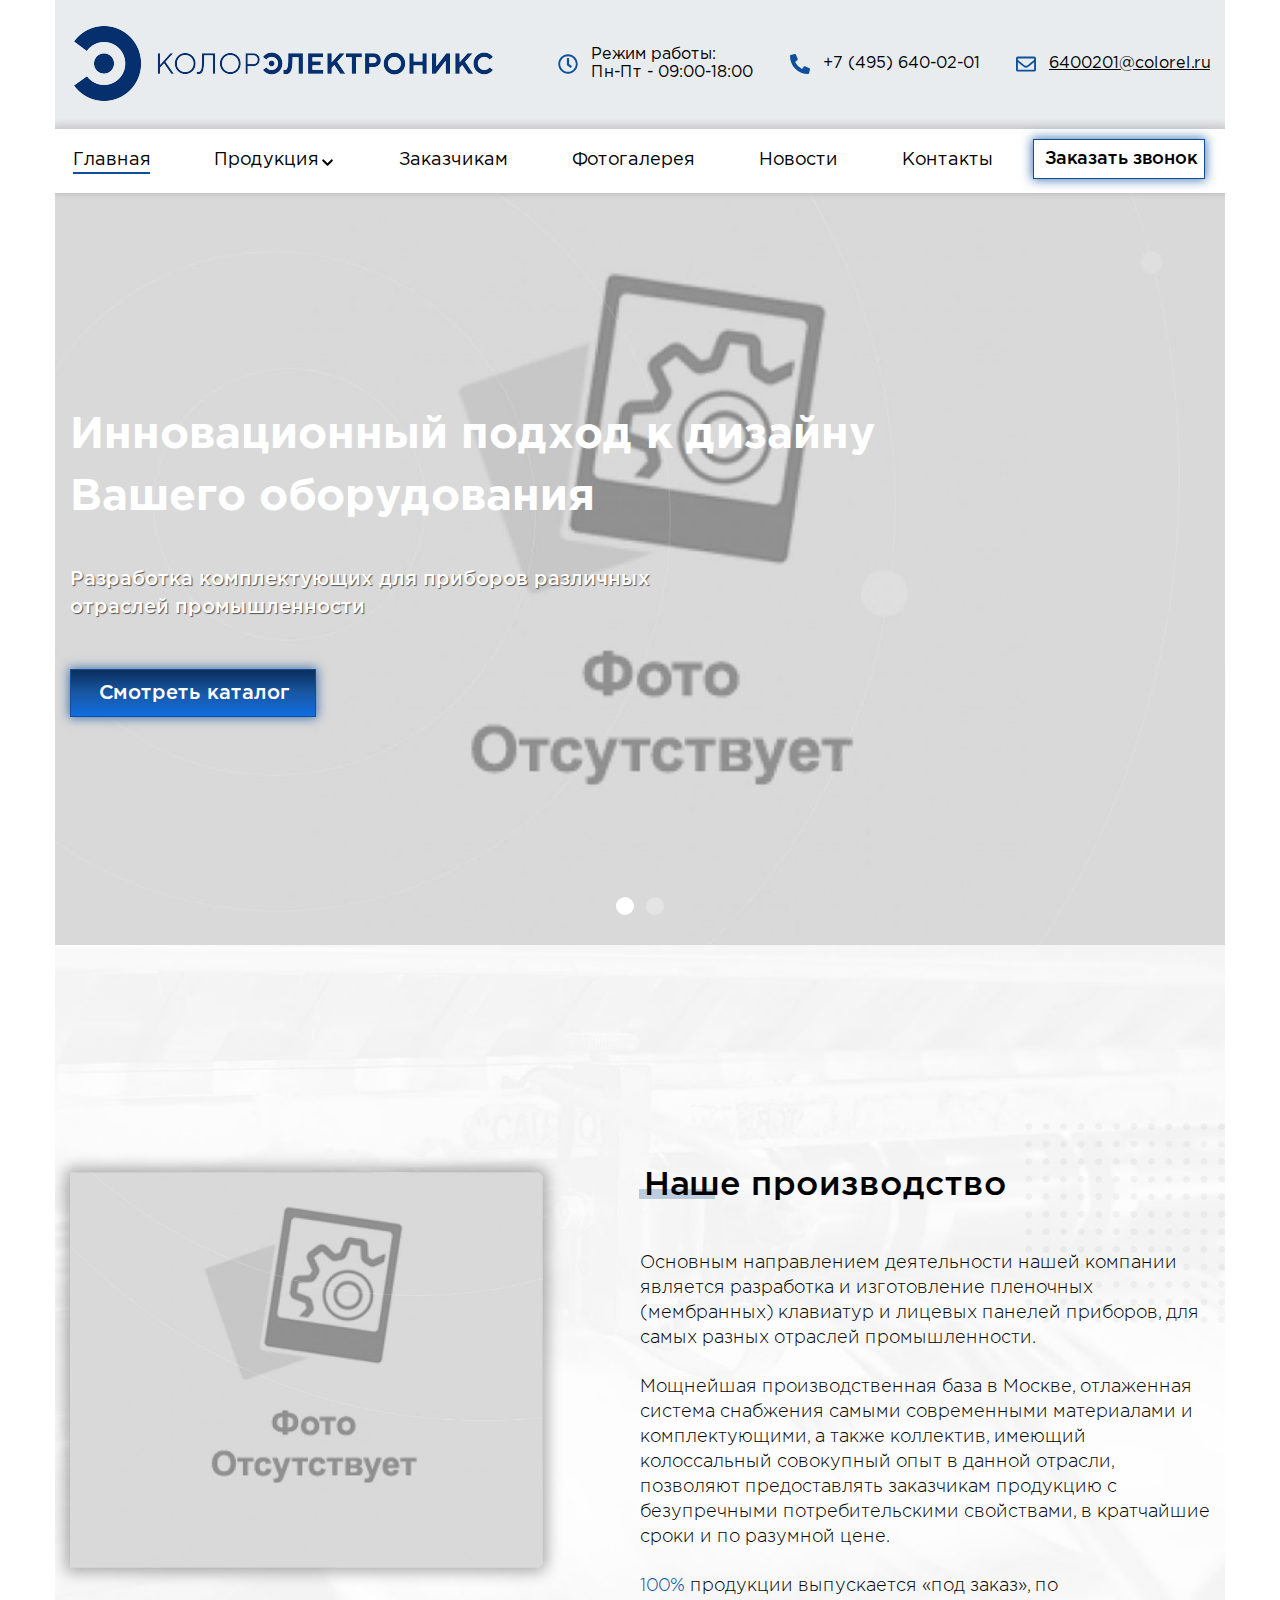
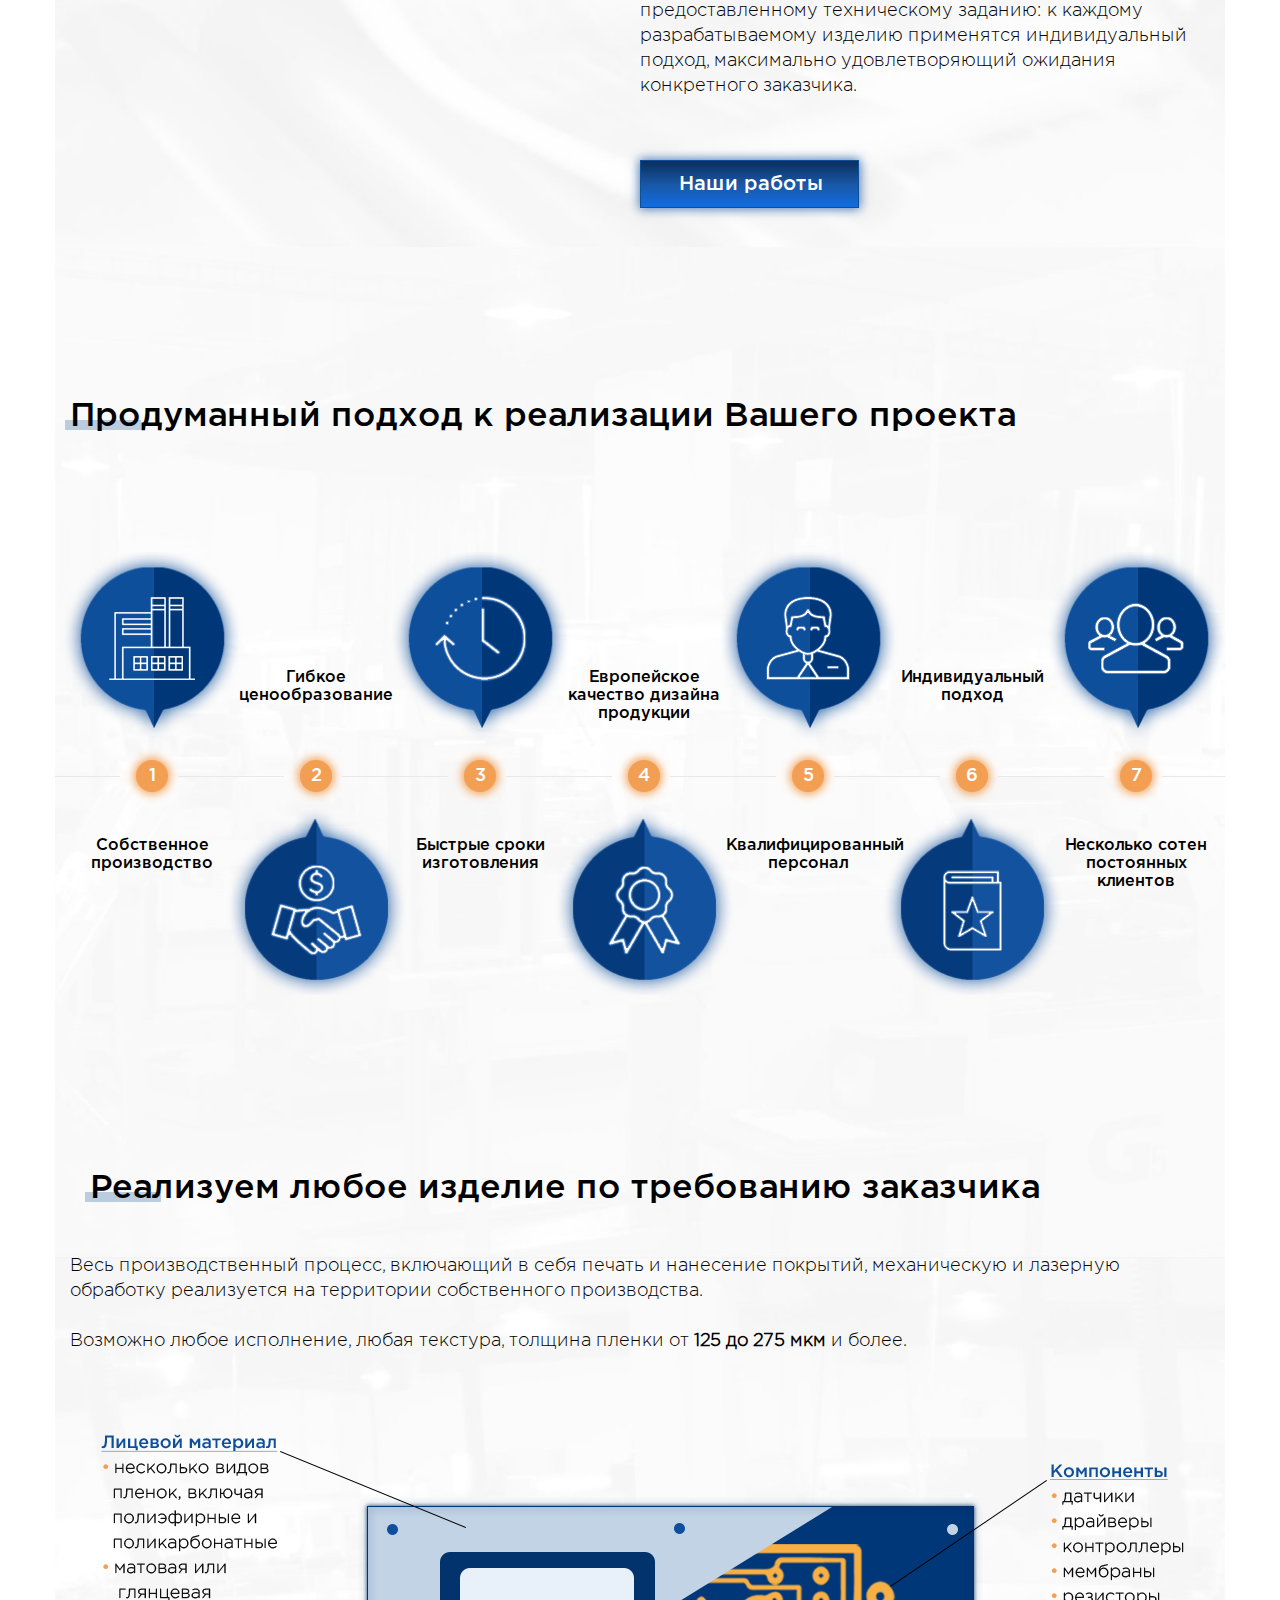
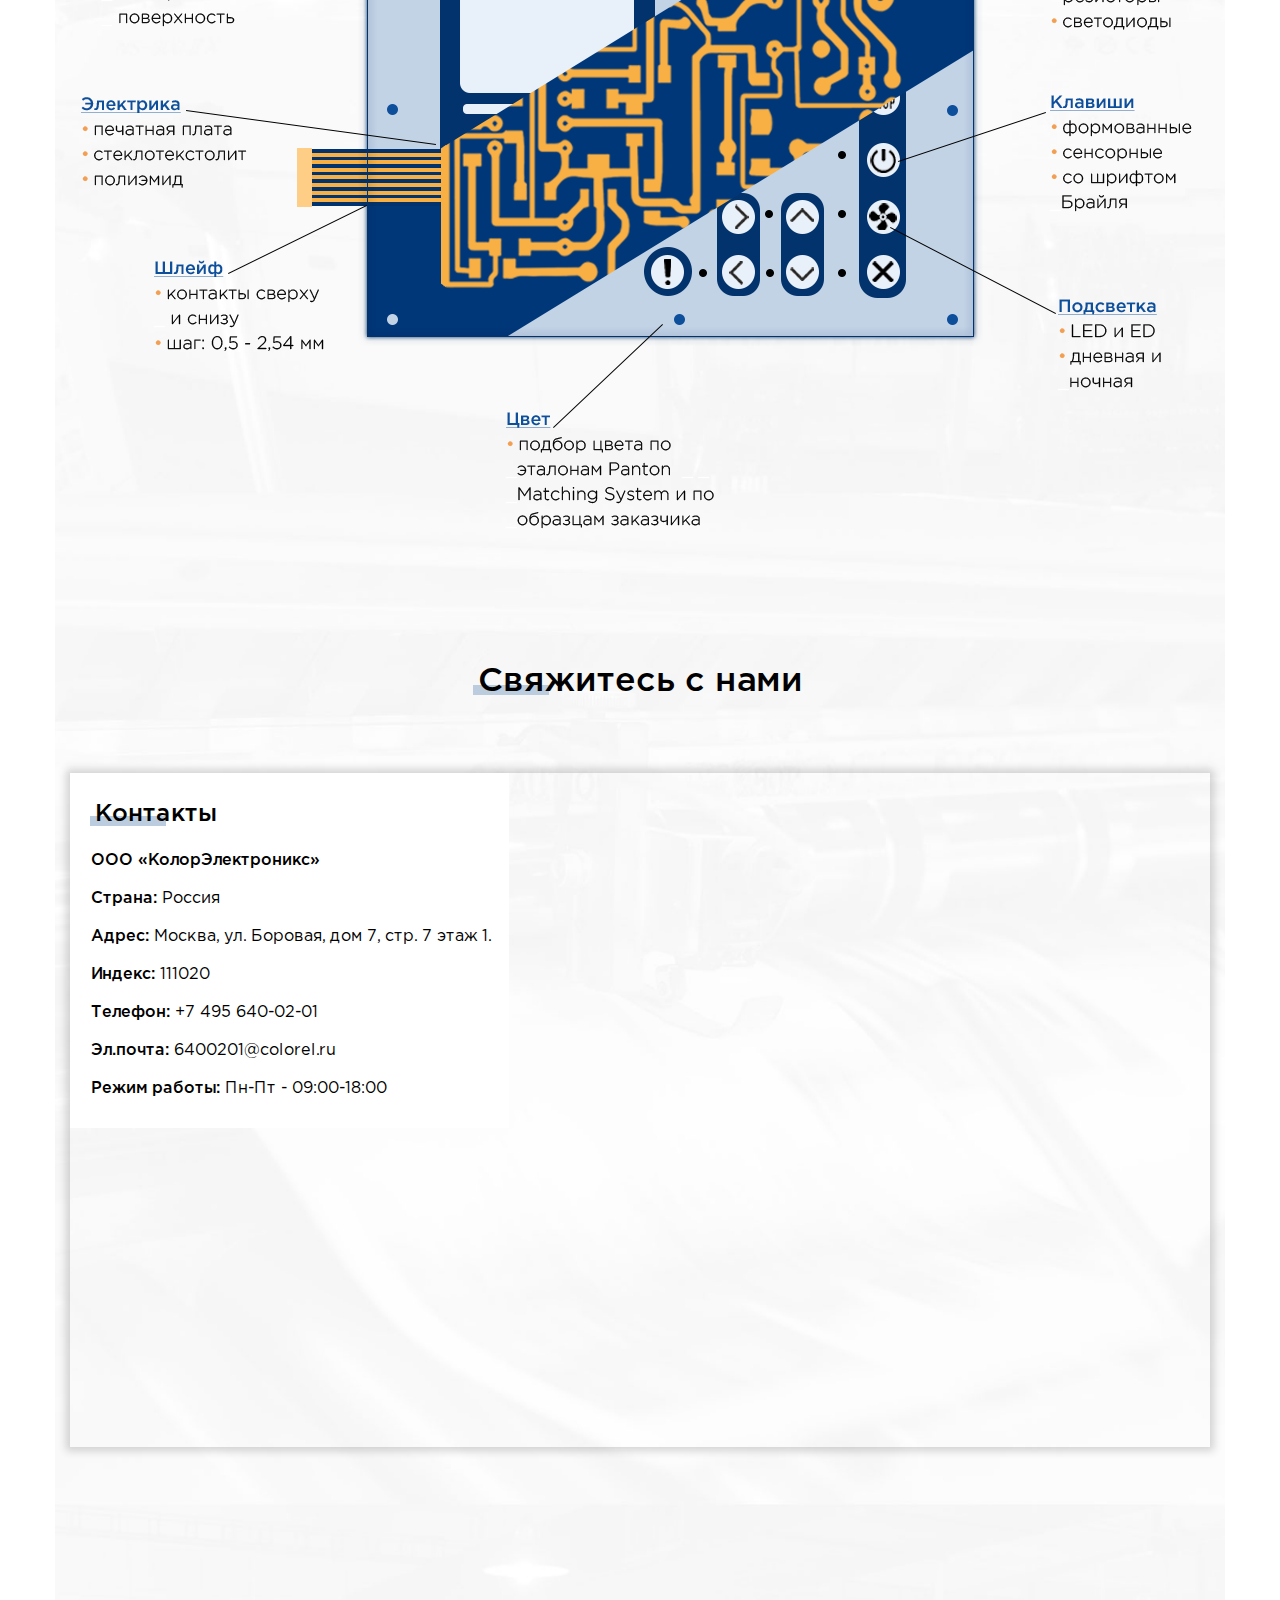
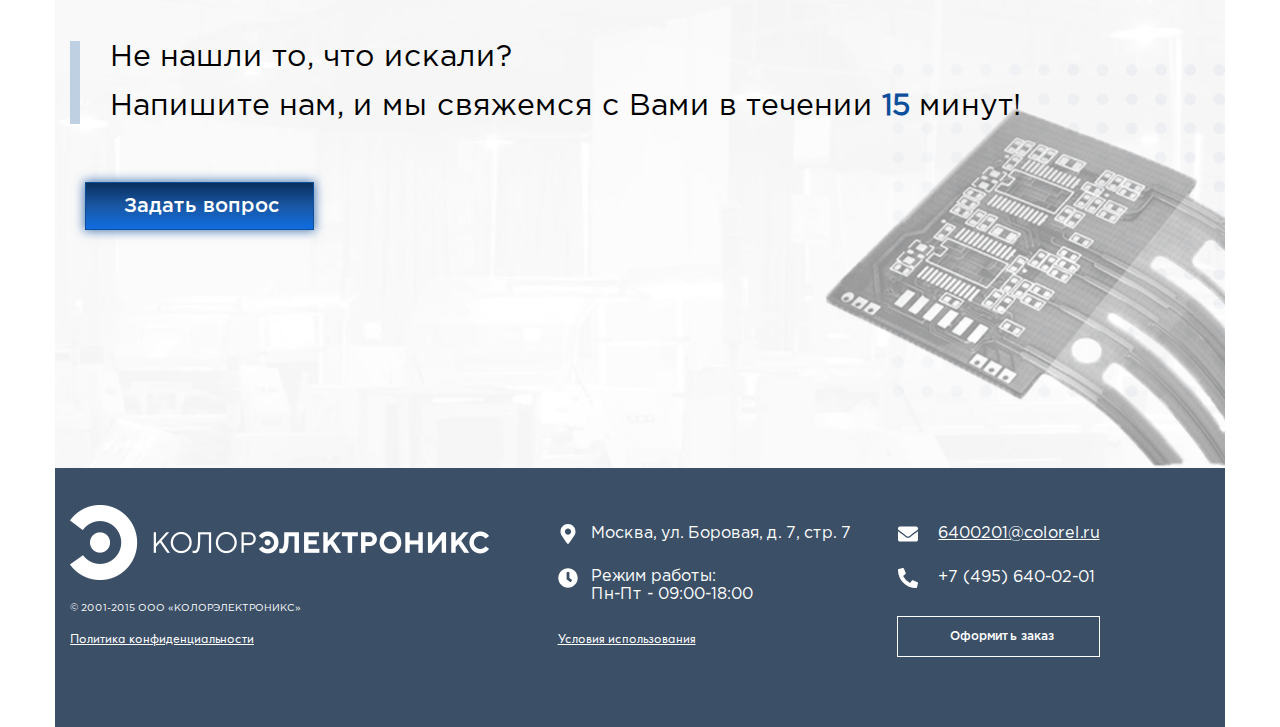
<file: index.html>
<!DOCTYPE html>
<html lang="ru">
    <head>
      <meta charset="utf-8">
      <meta http-equiv="X-UA-Compatible" content="IE=edge">
      <meta name="viewport" content="width=device-width, initial-scale=1">
      <link rel="icon" href="images/favicon.ico">
      <title>ColorElectronics</title>
      <link rel="icon" href="images/favicon.ico">
      <link href="css/jquery.modal.min.css" rel="stylesheet">
      <link href="css/magnific-popup.css" rel="stylesheet">
      <link href="css/slick.css" rel="stylesheet">
      <link href="css/style.css" rel="stylesheet"><!--[if lt IE 9]>
      <script src="https://oss.maxcdn.com/html5shiv/3.7.3/html5shiv.min.js"></script>
      <script src="https://oss.maxcdn.com/respond/1.4.2/respond.min.js"></script><![endif]-->
    </head>
  <body>
    <div class="wrapper body-bg">
      <header class="header">
        <div class="header__top">
          <div class="container">
            <div class="row">
              <div class="col-12">
                <div class="header__top-body">
                  <div class="header__logo"><a class="logo" href="/">
                            <picture><img src="images/logo.png" alt="ColorElectronics"></picture></a>
                  </div>
                  <div class="header__contacts">
                          <div class="icon-text">
                                  <svg class="icon icon--clock-regr ">
                                    <use xlink:href="images/icons.svg#icon--clock-regr"></use>
                                  </svg><span class="icon-text__text">Режим работы:<br>Пн-Пт - 09:00-18:00</span>
                          </div>
                          <div class="icon-text">
                                  <svg class="icon icon--phone ">
                                    <use xlink:href="images/icons.svg#icon--phone"></use>
                                  </svg><a class="icon-text__link" href="tel:+74956400201">+7 (495) 640-02-01</a>
                          </div>
                          <div class="icon-text icon-text--underline">
                                  <svg class="icon icon--envelope-reg ">
                                    <use xlink:href="images/icons.svg#icon--envelope-reg"></use>
                                  </svg><a class="icon-text__link" href="mailto:6400201@colorel.ru">6400201@colorel.ru</a>
                          </div>
                  </div>
                  <button class="header__btn" type="button"><span class="visually-hidden">Открыть меню</span><span class="header__btn-visual"></span></button>
                </div>
              </div>
            </div>
          </div>
        </div>
        <div class="header__body-menu">
          <div class="container">
            <div class="row">
              <div class="col-12">
                <div class="header__body-menu-action">
                  <div><a class="btn btn--no-bg modal-link" href="#modal_contact" role="button" target="_blank"><span class="btn__text">Заказать звонок</span></a>
                  </div>
                  <button class="header__btn" type="button"><span class="visually-hidden">Открыть меню</span><span class="header__btn-visual"></span></button>
                </div>
              </div>
            </div>
          </div>
        </div>
        <div class="header__body">
          <div class="container">
            <div class="row align-items-center">
              <div class="col-12">
                <div class="header__menu">
                  <nav class="menu">
                    <ul class="menu__list">
                      <li class="menu__item menu__item--active"><a class="menu__item-link" href="/">Главная</a></li>
                      <li class="menu__item menu__item--dropdown"><a class="menu__item-link menu__item-link--dropdown" href="catalog">Продукция</a>
                        <div>
                          <ul class="menu__list menu__level-2">
                            <li><a href="commodity">Пленочные клавиатуры</a></li>
                            <li><a href="commodity">Приборные панели</a></li>
                            <li><a href="commodity">Лицевые панели</a></li>
                            <li><a href="commodity">Гибкие платы</a></li>
                            <li><a href="commodity">Шильды и наклейки</a></li>
                            <li><a href="commodity">Нагревательные элементы</a></li>
                          </ul>
                        </div>
                      </li>
                      <li class="menu__item"><a class="menu__item-link" href="clients">Заказчикам</a></li>
                      <li class="menu__item"><a class="menu__item-link" href="photo-gallery">Фотогалерея</a></li>
                      <li class="menu__item"><a class="menu__item-link" href="news">Новости</a></li>
                      <li class="menu__item"><a class="menu__item-link" href="contacts">Контакты</a></li>
                    </ul>
                  </nav>
                  <div><a class="btn btn--no-bg modal-link" href="#modal_contact" role="button" target="_blank"><span class="btn__text">Заказать звонок</span></a>
                  </div><a class="header__tel" href="tel:+74956400201">+7 (495) 640-02-01</a>
                </div>
              </div>
            </div>
          </div>
        </div>
      </header>
      <div class="slider-top">
        <div class="slider-top__item">
          <div class="container">
            <div class="row">
              <div class="col-12">
                <div class="slider-top__body">
                  <h1 class="h1">Инновационный подход к дизайну Вашего оборудования</h1>
                  <p class="lead">Разработка комплектующих для приборов различных отраслей промышленности</p><a class="btn btn--md" href="catalog.html" role="button" target="_blank"><span class="btn__text">Смотреть каталог</span></a>
                </div>
              </div>
            </div>
          </div>
        </div>
        <div class="slider-top__item">
          <div class="container">
            <div class="row">
              <div class="col-12">
                <div class="slider-top__body">
                  <h1 class="h1">Пленочные клавиатуры, панели, шильды для приборостроения</h1>
                  <p class="lead">Изготовим изделие на заказ по  техническому заданию заказчика</p><a class="btn btn--md" href="catalog.html" role="button" target="_blank"><span class="btn__text">Смотреть каталог</span></a>
                </div>
              </div>
            </div>
          </div>
        </div>
      </div>
      <section class="production">
        <div class="container">
          <div class="row">
            <div class="col-12 col-md-5">
              <div class="production__img"><img src="images/production-img.jpg" alt="images"></div>
            </div>
            <div class="col-12 col-md-7">
              <div class="production__info">
                      <div class="title">
                        <h2 class="h2 title__text">Наше производство</h2>
                      </div>
                <p class="text">Основным направлением деятельности нашей компании является разработка и изготовление  пленочных (мембранных) клавиатур и лицевых панелей приборов, для самых разных отраслей промышленности.</p>
                <p class="text">Мощнейшая производственная база в Москве, отлаженная система снабжения самыми современными материалами и комплектующими, а также коллектив, имеющий колоссальный совокупный опыт в данной отрасли, позволяют предоставлять заказчикам продукцию с безупречными потребительскими свойствами, в кратчайшие сроки и по разумной цене.</p>
                <p class="text"> <span>100%</span> продукции выпускается «под заказ», по предоставленному техническому заданию: к каждому разрабатываемому изделию применятся индивидуальный подход, максимально удовлетворяющий ожидания конкретного заказчика.</p>
                <div class="production__action"><a class="btn" href="#" role="button" target="_blank"><span class="btn__text">Наши работы</span></a>
                </div>
              </div>
            </div>
          </div>
        </div>
      </section>
      <section class="realization">
        <div class="container">
          <div class="row">
            <div class="col-12">
                    <div class="title">
                      <h2 class="h2 title__text">Продуманный подход к реализации Вашего проекта</h2>
                    </div>
            </div>
          </div>
          <div class="row">
            <div class="col-12">
              <div class="stages-list">
                <div class="stages-list__col-1">
                        <div class="stage">
                          <div class="stage__top">
                            <div class="stage__top-img"><img src="images/stage__top-img1.png" alt="images"></div>
                          </div><span class="staqge__number">1</span>
                          <p class="stage__text">Собственное производство</p>
                        </div>
                        <div class="stage stage--bottom stage--bg-bottom">
                          <div class="stage__top">
                            <div class="stage__top-img"><img src="images/stage__top-img5.png" alt="images"></div>
                          </div><span class="staqge__number">2</span>
                          <p class="stage__text">Гибкое ценообразование</p>
                        </div>
                        <div class="stage">
                          <div class="stage__top">
                            <div class="stage__top-img"><img src="images/stage__top-img2.png" alt="images"></div>
                          </div><span class="staqge__number">3</span>
                          <p class="stage__text">Быстрые сроки изготовления</p>
                        </div>
                </div>
                <div class="stages-list__col-2">
                        <div class="stage stage--bottom  stage--pd-117 stage--bg-bottom">
                          <div class="stage__top">
                            <div class="stage__top-img"><img src="images/stage__top-img6.png" alt="images"></div>
                          </div><span class="staqge__number">4</span>
                          <p class="stage__text">Европейское качество дизайна продукции</p>
                        </div>
                </div>
                <div class="stages-list__col-3">
                        <div class="stage">
                          <div class="stage__top">
                            <div class="stage__top-img"><img src="images/stage__top-img3.png" alt="images"></div>
                          </div><span class="staqge__number">5</span>
                          <p class="stage__text">Квалифицированный персонал</p>
                        </div>
                        <div class="stage stage--bottom stage--bg-bottom">
                          <div class="stage__top">
                            <div class="stage__top-img"><img src="images/stage__top-img7.png" alt="images"></div>
                          </div><span class="staqge__number">6</span>
                          <p class="stage__text">Индивидуальный подход</p>
                        </div>
                        <div class="stage">
                          <div class="stage__top">
                            <div class="stage__top-img"><img src="images/stage__top-img4.png" alt="images"></div>
                          </div><span class="staqge__number">7</span>
                          <p class="stage__text">Несколько сотен постоянных клиентов</p>
                        </div>
                </div>
              </div>
            </div>
          </div>
        </div>
      </section>
      <section class="project-realization">
        <div class="container">
          <div class="row">
            <div class="col-12">
                    <div class="title">
                      <h2 class="h2 title__text">Реализуем любое изделие по требованию заказчика</h2>
                    </div>
              <p class="text">Весь производственный процесс, включающий в себя печать и нанесение покрытий, механическую и лазерную обработку реализуется на территории собственного производства. </p>
              <p class="text">Возможно любое исполнение, любая текстура, толщина пленки от <b>125 до 275 мкм </b>и более.</p><img class="project-realization__img" src="images/project-realization-img.png" alt="проект">
            </div>
          </div>
        </div>
      </section>
      <section class="connection">
        <div class="container">
          <div class="row">
            <div class="col-12">
                    <div class="title title--center title--mb-71 ">
                      <h2 class="h2 title__text">Свяжитесь с нами</h2>
                    </div>
              <div class="map">
                <div class="map__info">
                  <div class="title">
                    <h3 class="h2 title__text">Контакты</h3>
                  </div>
                  <p class="map__info__text">ООО «КолорЭлектроникс»</p>
                  <p class="map__info__text">Страна: <span>Россия</span></p>
                  <p class="map__info__text">Адрес: <span>Москва, ул. Боровая, дом 7, стр. 7 этаж 1.</span></p>
                  <p class="map__info__text">Индекс: <span>111020</span></p>
                  <p class="map__info__text">Телефон: <span>+7 495 640-02-01</span></p>
                  <p class="map__info__text">Эл.почта:  <span>6400201@colorel.ru</span></p>
                  <p class="map__info__text">Режим работы: <span>Пн-Пт - 09:00-18:00</span></p>
                </div>
                <iframe src="https://www.google.com/maps/embed?pb=!1m14!1m12!1m3!1d19008.10912896734!2d59.01024365!3d53.450342400000004!2m3!1f0!2f0!3f0!3m2!1i1024!2i768!4f13.1!5e0!3m2!1sru!2sru!4v1577694571079!5m2!1sru!2sru" style="border:0;" allowfullscreen=""></iframe>
              </div>
            </div>
          </div>
        </div>
      </section>
      <div class="ask-qustion micro">
        <div class="container">
          <div class="row">
            <div class="col-12">
              <div class="ask-qustion__qustions">
                <p class="text">Не нашли то, что искали?</p>
                <p class="text">Напишите нам, и мы свяжемся с Вами в течении  <span> <b>15 </b></span>минут!</p>
              </div><a class="btn" href="#" role="button" target="_blank"><span class="btn__text">Задать вопрос</span></a>
            </div>
          </div>
        </div>
      </div>
      <footer class="footer">
        <div class="container">
          <div class="row">
            <div class="col-md-4 col-lg-5">
              <div class="footer__logo"><a class="logo" href="/">
                        <picture><img src="images/logo-white.png" alt="ColorElectronics"></picture></a>
                <p class="footer__copy">&copy;&nbsp;2001-2015&nbsp;ООО &laquo;КОЛОРЭЛЕКТРОНИКС&raquo;</p>
              </div>
            </div>
            <div class="col-md-4 col-lg-4">
              <div class="footer__info">
                      <div class="icon-text icon-text--white">
                              <svg class="icon icon--map-marker ">
                                <use xlink:href="images/icons.svg#icon--map-marker"></use>
                              </svg><span class="icon-text__text">Москва, ул. Боровая, д.&nbsp;7, стр.&nbsp;7</span>
                      </div>
                      <div class="icon-text icon-text--white icon-text--no-center">
                              <svg class="icon icon--clock-solid ">
                                <use xlink:href="images/icons.svg#icon--clock-solid"></use>
                              </svg><span class="icon-text__text">Режим работы:<br>Пн-Пт - 09:00-18:00</span>
                      </div>
              </div>
            </div>
            <div class="col-md-4 col-lg-3">
              <div class="footer__pos-contact">
                <div class="footer__info">
                        <div class="icon-text icon-text--underline icon-text--white icon-text--mr20 ">
                                <svg class="icon icon--envelope ">
                                  <use xlink:href="images/icons.svg#icon--envelope"></use>
                                </svg><a class="icon-text__link" href="mailto:6400201@colorel.ru">6400201@colorel.ru</a>
                        </div>
                        <div class="icon-text icon-text--white icon-text--mr20 ">
                                <svg class="icon icon--phone ">
                                  <use xlink:href="images/icons.svg#icon--phone"></use>
                                </svg><a class="icon-text__link" href="tel:+74956400201">+7 (495) 640-02-01</a>
                        </div>
                </div>
              </div>
            </div>
          </div>
          <div class="row align-items-center">
            <div class="col-md-4 col-lg-5 order-2 order-md-1"><a class="footer__link" href="#">Политика конфиденциальности</a></div>
            <div class="col-md-4 col-lg-4 order-3 order-md-2"><a class="footer__link" href="#">Условия использования</a></div>
            <div class="col-md-4 col-lg-3 order-1 order-md-3">
              <div class="footer__pos-btn"><a class="btn btn--flat" href="#" role="button" target="_blank"><span class="btn__text">Оформить заказ</span></a>
              </div>
            </div>
          </div>
        </div>
      </footer>
      <div class="modal modal-form" id="modal_contact">
        <div class="modal-form__top">
          <p class="modal-form__title">Оставьте Ваши контакты</p><span class="modal-form__text">и мы свяжемся с Вами в ближайшее время!</span>
        </div>
        <div class="modal-form__body">
          <div class="form form--contact">
            <form class="form__form" action="#" method="post">
              <div class="form__body">
                <div class="form__item">
                        <div class="input">
                          <input class="input__input" type="text" name="name_2" id="name_2"><span class="input__placeholder">Ваше имя <span>*</span></span>
                        </div>
                </div>
                <div class="form__item">
                        <div class="input input--phone">
                          <input class="input__input" type="tel" name="tel_2" id="tel_2"><span class="input__placeholder">Ваш номер телефона <span>*</span></span>
                        </div>
                </div>
                <div class="form__item">
                        <div class="input">
                          <input class="input__input" type="email" name="email_2" id="email_2"><span class="input__placeholder">Ваша электронная почта</span>
                        </div>
                </div>
                <div class="form__textarea">
                        <fieldset class="textarea">
                          <textarea class="textarea__textarea" id="message_2" name="message_2" rows="4"></textarea><span class="textarea__placeholder">Ваше сообщение</span>
                        </fieldset>
                </div>
              </div>
              <div class="form__check">
                      <div class="checkbox">
                        <label for="accept_2">
                          <input type="checkbox" name="accept_2" id="accept_2"><span></span>
                        </label>
                      </div>
                <p class="form__check-text">Я принимаю <a class="form__check-link" href="#" target="_blank">Политику конфиденциальности</a></p>
              </div>
              <div class="forma__action">
                      <button class="btn" type="submit"><span class="btn__text">Отправить</span>
                      </button>
              </div>
            </form>
          </div>
        </div>
      </div>
      <div class="to-top">
              <svg class="icon icon--arrow-up-solid ">
                <use xlink:href="images/icons.svg#icon--arrow-up-solid"></use>
              </svg>
      </div>
    </div>
    <script src="https://ajax.googleapis.com/ajax/libs/jquery/2.2.4/jquery.min.js"></script>
    <script src="js/jquery.modal.min.js"></script>
    <script src="js/slick.min.js"></script>
    <script src="js/jquery.magnific-popup.min.js"></script>
    <script src="js/jquery.mask.min.js"></script>
    <script src="js/jquery.montage.min.js"></script>
    <script src="js/svg4everybody.min.js"></script>
    <script>$(document).ready(function () {	svg4everybody({});});</script>
    <script src="js/script.js"></script>
  </body>
</html>
</file>
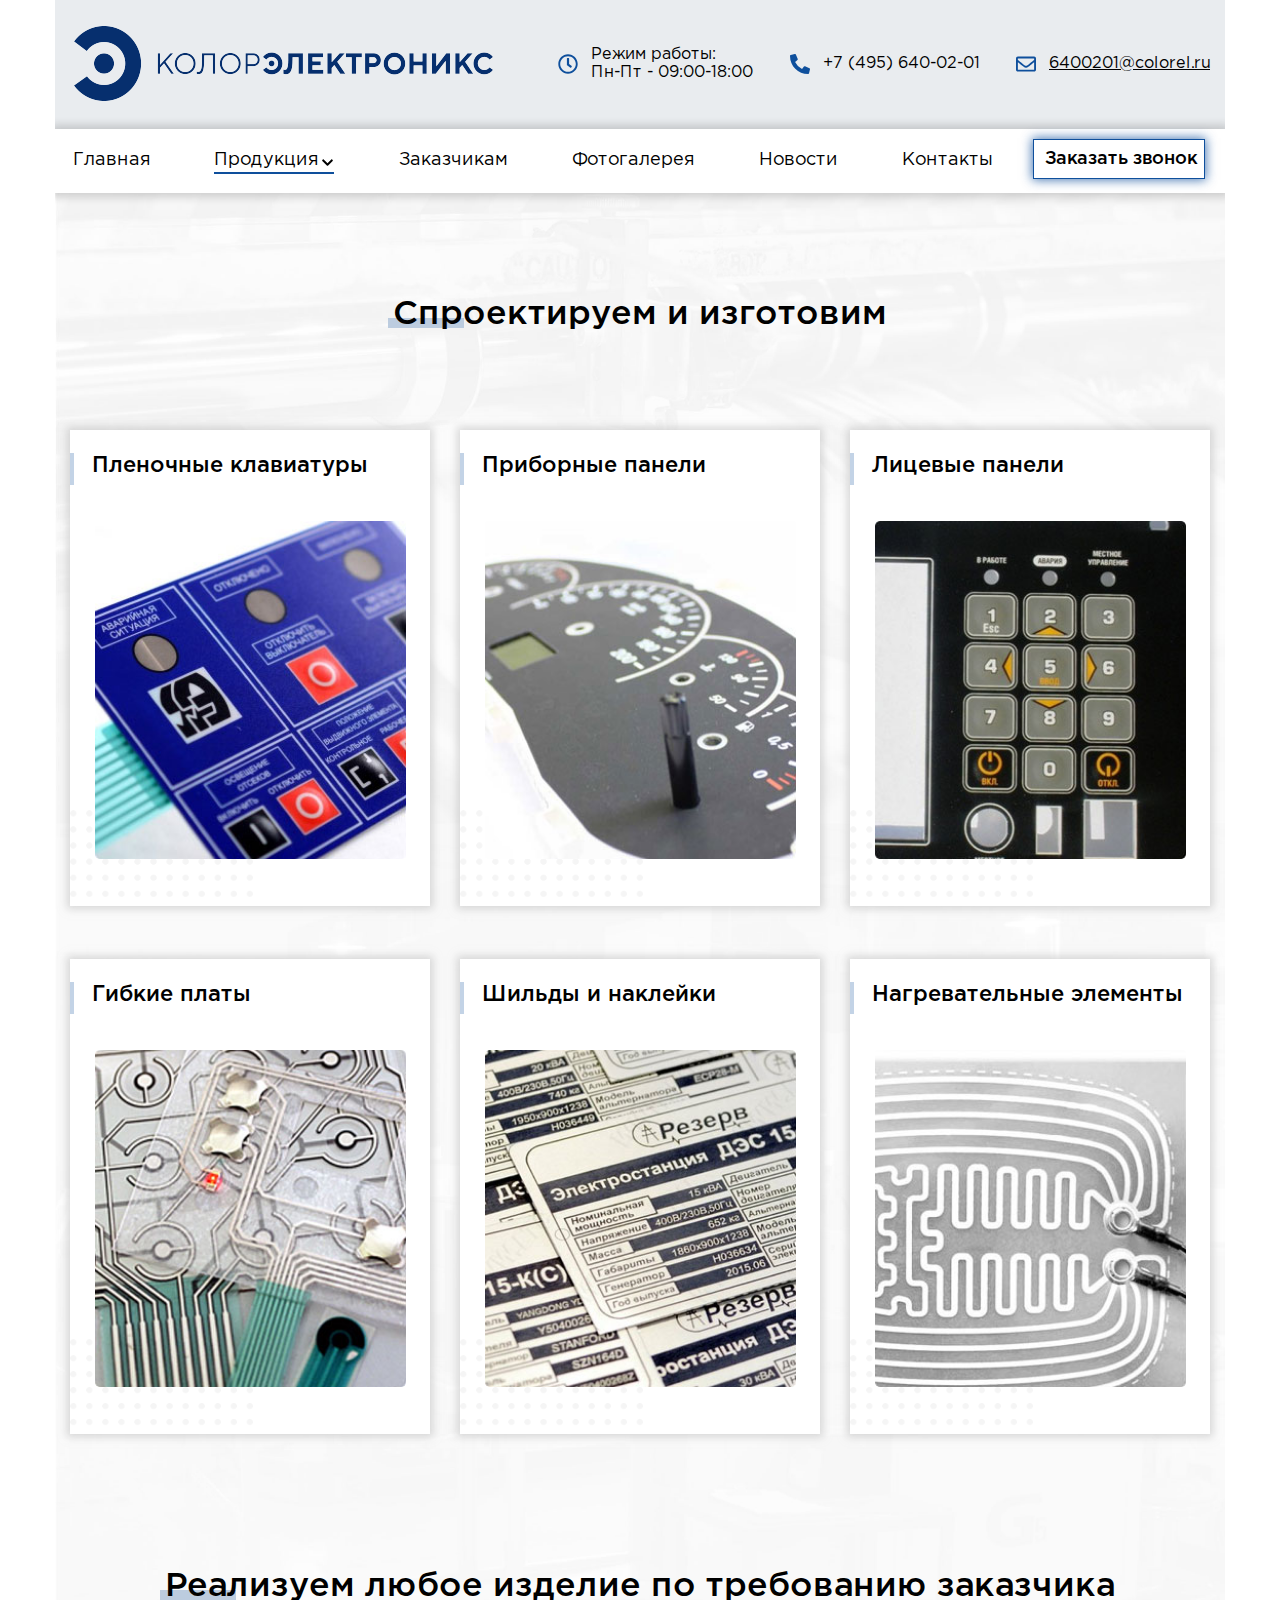
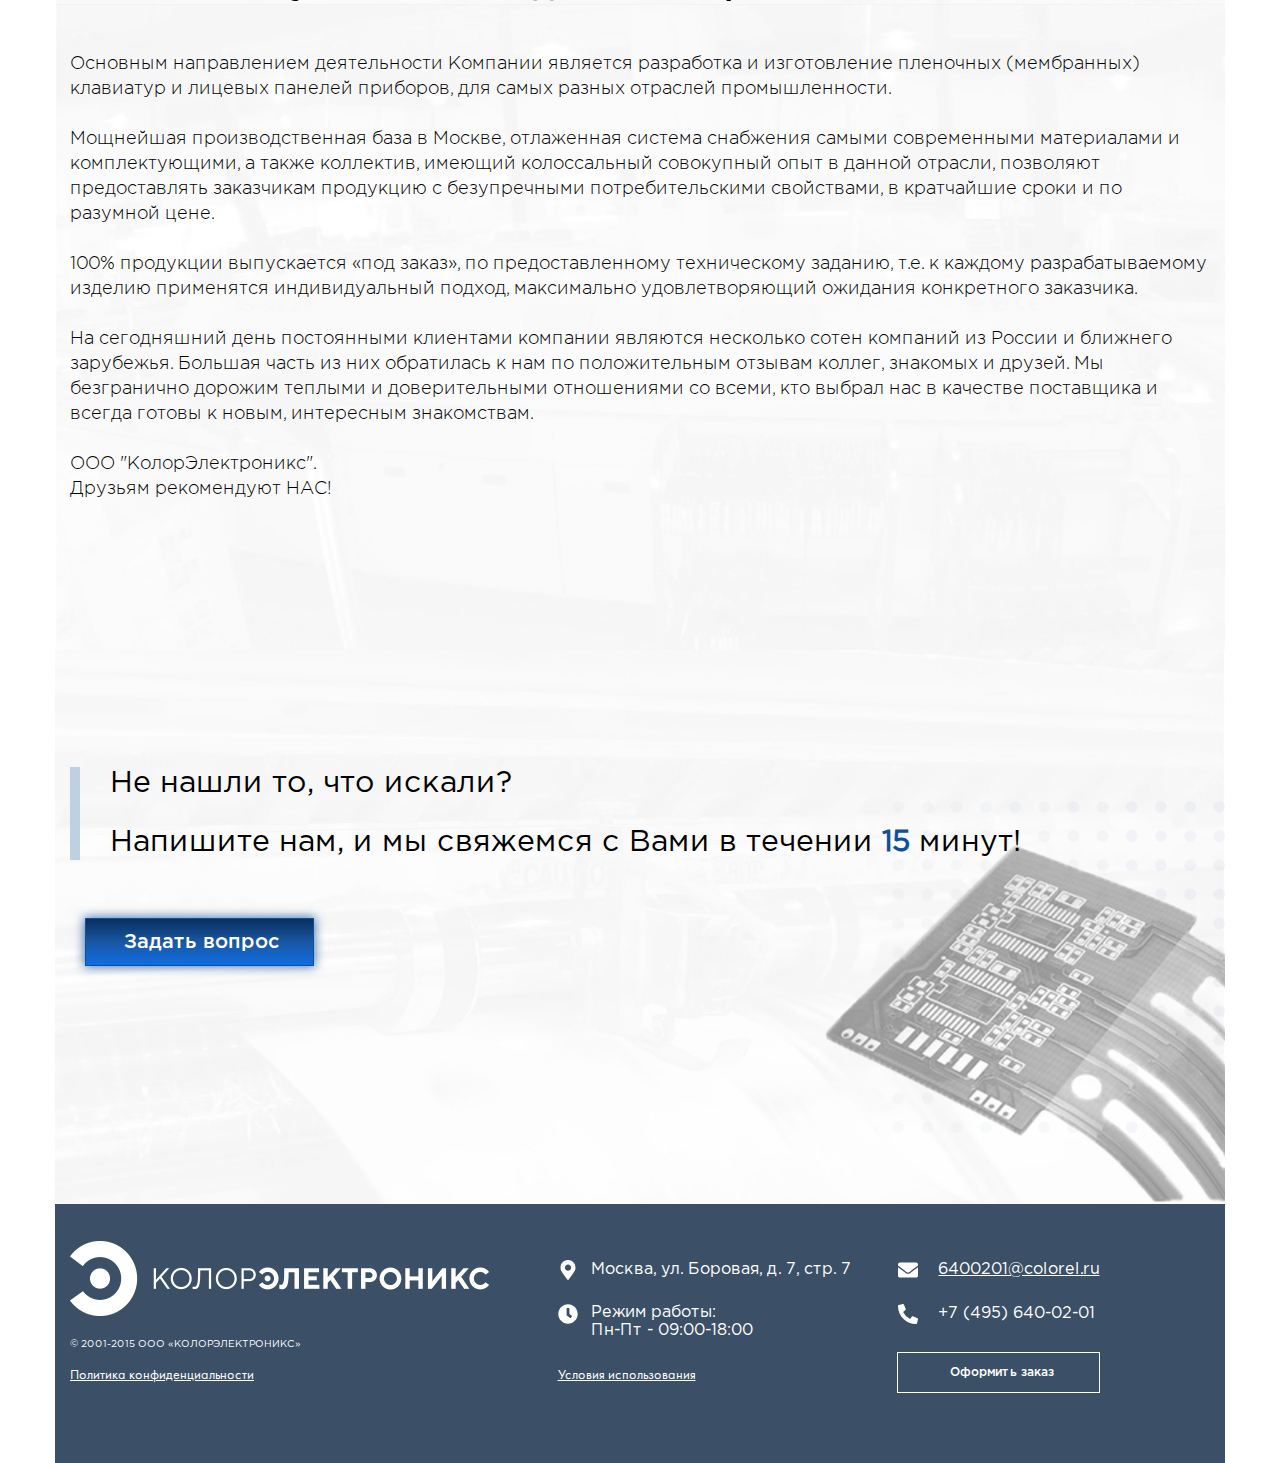
<file: catalog.html>
<!DOCTYPE html>
<html lang="ru">
    <head>
      <meta charset="utf-8">
      <meta http-equiv="X-UA-Compatible" content="IE=edge">
      <meta name="viewport" content="width=device-width, initial-scale=1">
      <link rel="icon" href="images/favicon.ico">
      <title>ColorElectronics - Каталог</title>
      <link rel="icon" href="images/favicon.ico">
      <link href="css/jquery.modal.min.css" rel="stylesheet">
      <link href="css/magnific-popup.css" rel="stylesheet">
      <link href="css/slick.css" rel="stylesheet">
      <link href="css/style.css" rel="stylesheet"><!--[if lt IE 9]>
      <script src="https://oss.maxcdn.com/html5shiv/3.7.3/html5shiv.min.js"></script>
      <script src="https://oss.maxcdn.com/respond/1.4.2/respond.min.js"></script><![endif]-->
    </head>
  <body>
    <div class="wrapper body-bg">
      <header class="header">
        <div class="header__top">
          <div class="container">
            <div class="row">
              <div class="col-12">
                <div class="header__top-body">
                  <div class="header__logo"><a class="logo" href="/">
                            <picture><img src="images/logo.png" alt="ColorElectronics"></picture></a>
                  </div>
                  <div class="header__contacts">
                          <div class="icon-text">
                                  <svg class="icon icon--clock-regr ">
                                    <use xlink:href="images/icons.svg#icon--clock-regr"></use>
                                  </svg><span class="icon-text__text">Режим работы:<br>Пн-Пт - 09:00-18:00</span>
                          </div>
                          <div class="icon-text">
                                  <svg class="icon icon--phone ">
                                    <use xlink:href="images/icons.svg#icon--phone"></use>
                                  </svg><a class="icon-text__link" href="tel:+74956400201">+7 (495) 640-02-01</a>
                          </div>
                          <div class="icon-text icon-text--underline">
                                  <svg class="icon icon--envelope-reg ">
                                    <use xlink:href="images/icons.svg#icon--envelope-reg"></use>
                                  </svg><a class="icon-text__link" href="mailto:6400201@colorel.ru">6400201@colorel.ru</a>
                          </div>
                  </div>
                  <button class="header__btn" type="button"><span class="visually-hidden">Открыть меню</span><span class="header__btn-visual"></span></button>
                </div>
              </div>
            </div>
          </div>
        </div>
        <div class="header__body-menu">
          <div class="container">
            <div class="row">
              <div class="col-12">
                <div class="header__body-menu-action">
                  <div><a class="btn btn--no-bg modal-link" href="#modal_contact" role="button" target="_blank"><span class="btn__text">Заказать звонок</span></a>
                  </div>
                  <button class="header__btn" type="button"><span class="visually-hidden">Открыть меню</span><span class="header__btn-visual"></span></button>
                </div>
              </div>
            </div>
          </div>
        </div>
        <div class="header__body">
          <div class="container">
            <div class="row align-items-center">
              <div class="col-12">
                <div class="header__menu">
                  <nav class="menu">
                    <ul class="menu__list">
                      <li class="menu__item"><a class="menu__item-link" href="/">Главная</a></li>
                      <li class="menu__item menu__item--active menu__item--dropdown"><a class="menu__item-link menu__item-link--dropdown" href="catalog">Продукция</a>
                        <div>
                          <ul class="menu__list menu__level-2">
                            <li><a href="commodity">Пленочные клавиатуры</a></li>
                            <li><a href="commodity">Приборные панели</a></li>
                            <li><a href="commodity">Лицевые панели</a></li>
                            <li><a href="commodity">Гибкие платы</a></li>
                            <li><a href="commodity">Шильды и наклейки</a></li>
                            <li><a href="commodity">Нагревательные элементы</a></li>
                          </ul>
                        </div>
                      </li>
                      <li class="menu__item"><a class="menu__item-link" href="clients">Заказчикам</a></li>
                      <li class="menu__item"><a class="menu__item-link" href="photo-gallery">Фотогалерея</a></li>
                      <li class="menu__item"><a class="menu__item-link" href="news">Новости</a></li>
                      <li class="menu__item"><a class="menu__item-link" href="contacts">Контакты</a></li>
                    </ul>
                  </nav>
                  <div><a class="btn btn--no-bg modal-link" href="#modal_contact" role="button" target="_blank"><span class="btn__text">Заказать звонок</span></a>
                  </div><a class="header__tel" href="tel:+74956400201">+7 (495) 640-02-01</a>
                </div>
              </div>
            </div>
          </div>
        </div>
      </header>
      <div class="catalog">
        <section class="cat">
          <div class="container">
            <div class="row">
              <div class="col-12">
                      <div class="title title--center">
                        <h1 class="h2 title__text">Спроектируем и изготовим</h1>
                      </div>
              </div>
            </div>
          </div>
          <div class="cat__list">
            <div class="container">
              <div class="row">
                <div class="col-12 col-md-4">
                        <div class="cat-item">
                          <h3><a class="cat-item__title" href="#">Пленочные клавиатуры</a></h3>
                          <div class="cat-item__img"><a href="#"><img src="images/cat-item-img-1.jpg" alt="Пленочные клавиатуры"></a></div>
                        </div>
                </div>
                <div class="col-12 col-md-4">
                        <div class="cat-item">
                          <h3><a class="cat-item__title" href="#">Приборные панели</a></h3>
                          <div class="cat-item__img"><a href="#"><img src="images/cat-item-img-2.jpg" alt="Приборные панели"></a></div>
                        </div>
                </div>
                <div class="col-12 col-md-4">
                        <div class="cat-item">
                          <h3><a class="cat-item__title" href="#">Лицевые панели</a></h3>
                          <div class="cat-item__img"><a href="#"><img src="images/cat-item-img-3.jpg" alt="Лицевые панели"></a></div>
                        </div>
                </div>
                <div class="col-12 col-md-4">
                        <div class="cat-item">
                          <h3><a class="cat-item__title" href="#">Гибкие платы</a></h3>
                          <div class="cat-item__img"><a href="#"><img src="images/cat-item-img-4.jpg" alt="Гибкие платы"></a></div>
                        </div>
                </div>
                <div class="col-12 col-md-4">
                        <div class="cat-item">
                          <h3><a class="cat-item__title" href="#">Шильды и наклейки</a></h3>
                          <div class="cat-item__img"><a href="#"><img src="images/cat-item-img-5.jpg" alt="Шильды и наклейки"></a></div>
                        </div>
                </div>
                <div class="col-12 col-md-4">
                        <div class="cat-item">
                          <h3><a class="cat-item__title" href="#">Нагревательные элементы</a></h3>
                          <div class="cat-item__img"><a href="#"><img src="images/cat-item-img-6.jpg" alt="Нагревательные элементы"></a></div>
                        </div>
                </div>
              </div>
            </div>
          </div>
        </section>
        <div class="container">
          <div class="row">
            <div class="col-12">
              <div class="catalog__info">
                      <div class="title title--center">
                        <h2 class="h2 title__text">Реализуем любое изделие по требованию заказчика</h2>
                      </div>
                <p class="text">Основным направлением деятельности Компании является разработка и изготовление пленочных (мембранных) клавиатур и лицевых панелей приборов, для самых разных отраслей промышленности.</p>
                <p class="text">Мощнейшая производственная база в Москве, отлаженная система снабжения самыми современными материалами и комплектующими, а также коллектив, имеющий колоссальный совокупный опыт в данной отрасли, позволяют предоставлять заказчикам продукцию с безупречными потребительскими свойствами, в кратчайшие сроки и по разумной цене.</p>
                <p class="text">100% продукции выпускается «под заказ», по предоставленному техническому заданию, т.е. к каждому разрабатываемому изделию применятся индивидуальный подход, максимально удовлетворяющий ожидания конкретного заказчика.</p>
                <p class="text">На сегодняшний день постоянными клиентами компании являются несколько сотен компаний из России и ближнего зарубежья. Большая часть из них обратилась к нам по положительным отзывам коллег, знакомых и друзей. Мы безгранично дорожим теплыми и доверительными отношениями со всеми, кто выбрал нас в качестве поставщика и всегда готовы к новым, интересным знакомствам.</p>
                <p class="text">ООО "КолорЭлектроникс".<br>Друзьям рекомендуют НАС!</p>
              </div>
            </div>
          </div>
        </div>
        <div class="ask-qustion micro">
          <div class="container">
            <div class="row">
              <div class="col-12">
                <div class="ask-qustion__qustions">
                  <p class="text">Не нашли то, что искали?</p>
                  <p class="text">Напишите нам, и мы свяжемся с Вами в течении  <span> <b>15 </b></span>минут!</p>
                </div><a class="btn" href="#" role="button" target="_blank"><span class="btn__text">Задать вопрос</span></a>
              </div>
            </div>
          </div>
        </div>
      </div>
      <footer class="footer">
        <div class="container">
          <div class="row">
            <div class="col-md-4 col-lg-5">
              <div class="footer__logo"><a class="logo" href="/">
                        <picture><img src="images/logo-white.png" alt="ColorElectronics"></picture></a>
                <p class="footer__copy">&copy;&nbsp;2001-2015&nbsp;ООО &laquo;КОЛОРЭЛЕКТРОНИКС&raquo;</p>
              </div>
            </div>
            <div class="col-md-4 col-lg-4">
              <div class="footer__info">
                      <div class="icon-text icon-text--white">
                              <svg class="icon icon--map-marker ">
                                <use xlink:href="images/icons.svg#icon--map-marker"></use>
                              </svg><span class="icon-text__text">Москва, ул. Боровая, д.&nbsp;7, стр.&nbsp;7</span>
                      </div>
                      <div class="icon-text icon-text--white icon-text--no-center">
                              <svg class="icon icon--clock-solid ">
                                <use xlink:href="images/icons.svg#icon--clock-solid"></use>
                              </svg><span class="icon-text__text">Режим работы:<br>Пн-Пт - 09:00-18:00</span>
                      </div>
              </div>
            </div>
            <div class="col-md-4 col-lg-3">
              <div class="footer__pos-contact">
                <div class="footer__info">
                        <div class="icon-text icon-text--underline icon-text--white icon-text--mr20 ">
                                <svg class="icon icon--envelope ">
                                  <use xlink:href="images/icons.svg#icon--envelope"></use>
                                </svg><a class="icon-text__link" href="mailto:6400201@colorel.ru">6400201@colorel.ru</a>
                        </div>
                        <div class="icon-text icon-text--white icon-text--mr20 ">
                                <svg class="icon icon--phone ">
                                  <use xlink:href="images/icons.svg#icon--phone"></use>
                                </svg><a class="icon-text__link" href="tel:+74956400201">+7 (495) 640-02-01</a>
                        </div>
                </div>
              </div>
            </div>
          </div>
          <div class="row align-items-center">
            <div class="col-md-4 col-lg-5 order-2 order-md-1"><a class="footer__link" href="#">Политика конфиденциальности</a></div>
            <div class="col-md-4 col-lg-4 order-3 order-md-2"><a class="footer__link" href="#">Условия использования</a></div>
            <div class="col-md-4 col-lg-3 order-1 order-md-3">
              <div class="footer__pos-btn"><a class="btn btn--flat" href="#" role="button" target="_blank"><span class="btn__text">Оформить заказ</span></a>
              </div>
            </div>
          </div>
        </div>
      </footer>
      <div class="modal modal-form" id="modal_contact">
        <div class="modal-form__top">
          <p class="modal-form__title">Оставьте Ваши контакты</p><span class="modal-form__text">и мы свяжемся с Вами в ближайшее время!</span>
        </div>
        <div class="modal-form__body">
          <div class="form form--contact">
            <form class="form__form" action="#" method="post">
              <div class="form__body">
                <div class="form__item">
                        <div class="input">
                          <input class="input__input" type="text" name="name_2" id="name_2"><span class="input__placeholder">Ваше имя <span>*</span></span>
                        </div>
                </div>
                <div class="form__item">
                        <div class="input input--phone">
                          <input class="input__input" type="tel" name="tel_2" id="tel_2"><span class="input__placeholder">Ваш номер телефона <span>*</span></span>
                        </div>
                </div>
                <div class="form__item">
                        <div class="input">
                          <input class="input__input" type="email" name="email_2" id="email_2"><span class="input__placeholder">Ваша электронная почта</span>
                        </div>
                </div>
                <div class="form__textarea">
                        <fieldset class="textarea">
                          <textarea class="textarea__textarea" id="message_2" name="message_2" rows="4"></textarea><span class="textarea__placeholder">Ваше сообщение</span>
                        </fieldset>
                </div>
              </div>
              <div class="form__check">
                      <div class="checkbox">
                        <label for="accept_2">
                          <input type="checkbox" name="accept_2" id="accept_2"><span></span>
                        </label>
                      </div>
                <p class="form__check-text">Я принимаю <a class="form__check-link" href="#" target="_blank">Политику конфиденциальности</a></p>
              </div>
              <div class="forma__action">
                      <button class="btn" type="submit"><span class="btn__text">Отправить</span>
                      </button>
              </div>
            </form>
          </div>
        </div>
      </div>
      <div class="to-top">
              <svg class="icon icon--arrow-up-solid ">
                <use xlink:href="images/icons.svg#icon--arrow-up-solid"></use>
              </svg>
      </div>
    </div>
    <script src="https://ajax.googleapis.com/ajax/libs/jquery/2.2.4/jquery.min.js"></script>
    <script src="js/jquery.modal.min.js"></script>
    <script src="js/slick.min.js"></script>
    <script src="js/jquery.magnific-popup.min.js"></script>
    <script src="js/jquery.mask.min.js"></script>
    <script src="js/jquery.montage.min.js"></script>
    <script src="js/svg4everybody.min.js"></script>
    <script>$(document).ready(function () {	svg4everybody({});});</script>
    <script src="js/script.js"></script>
  </body>
</html>
</file>
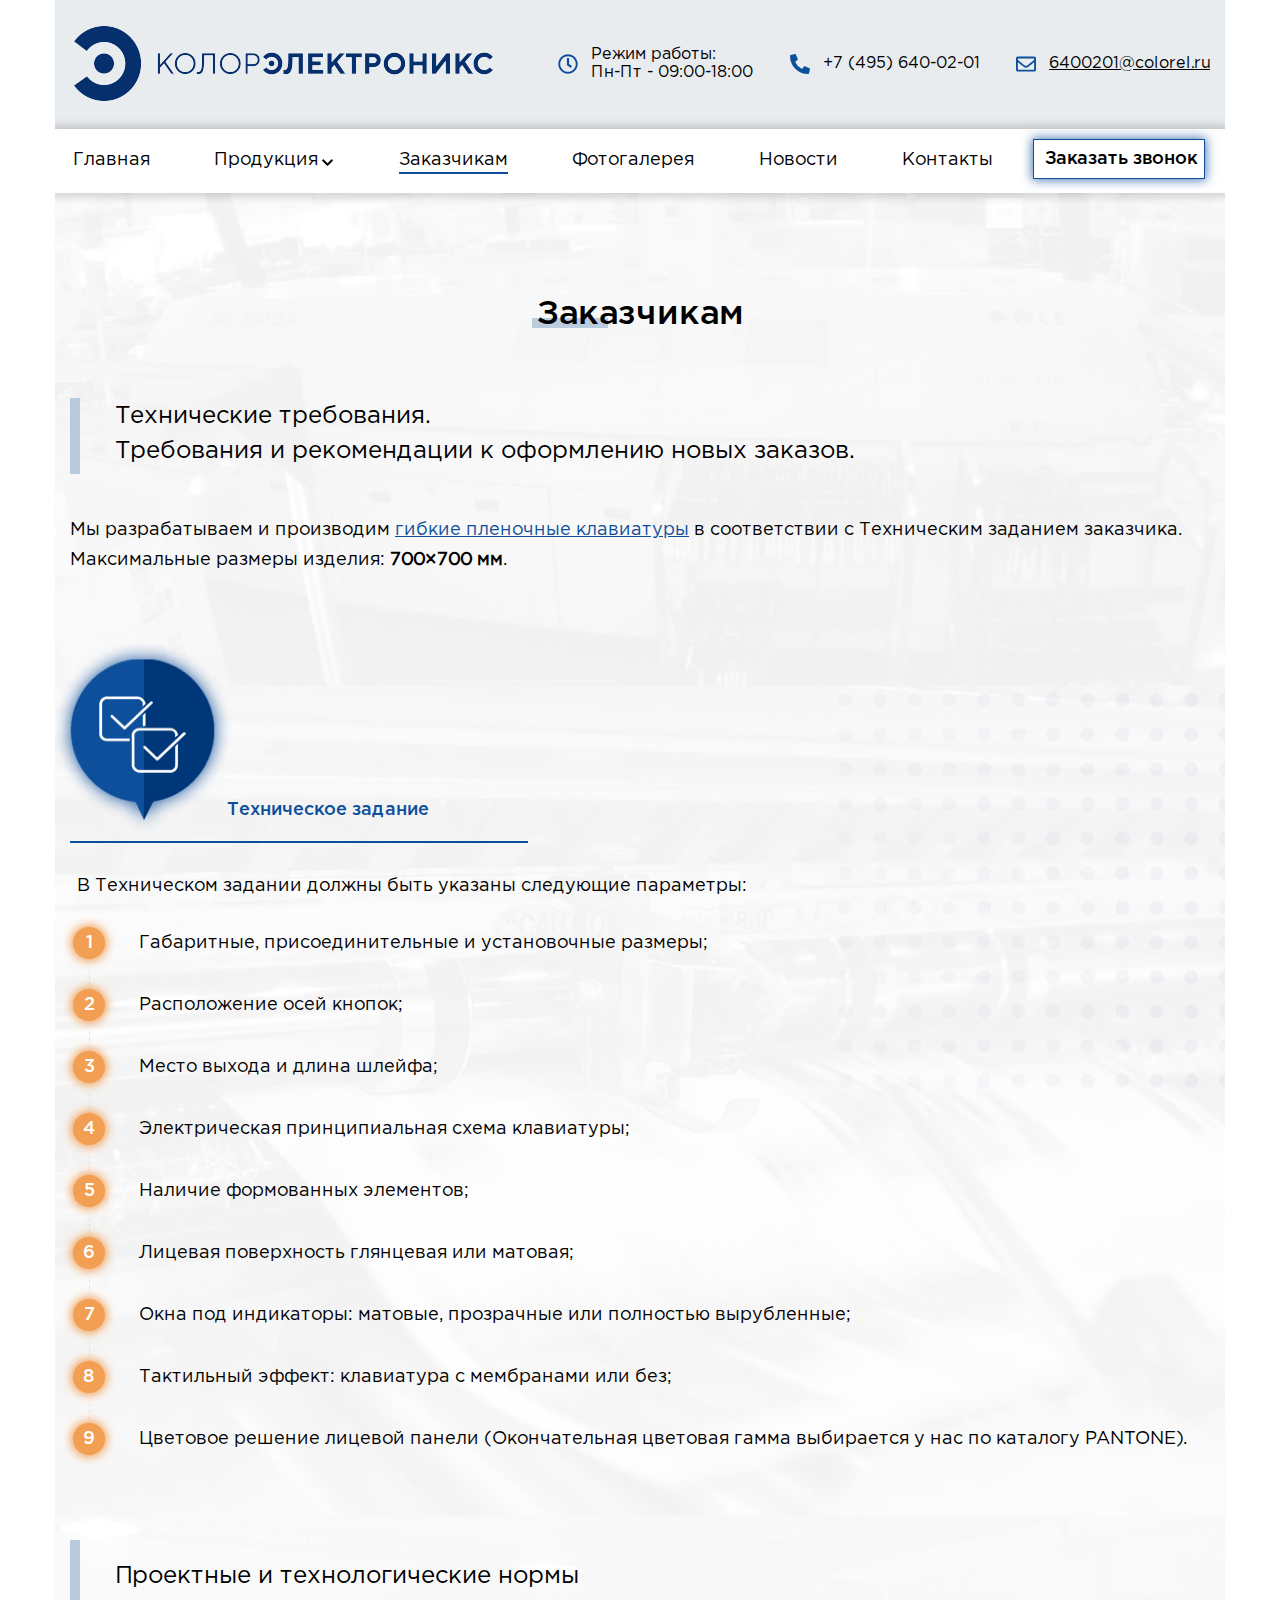
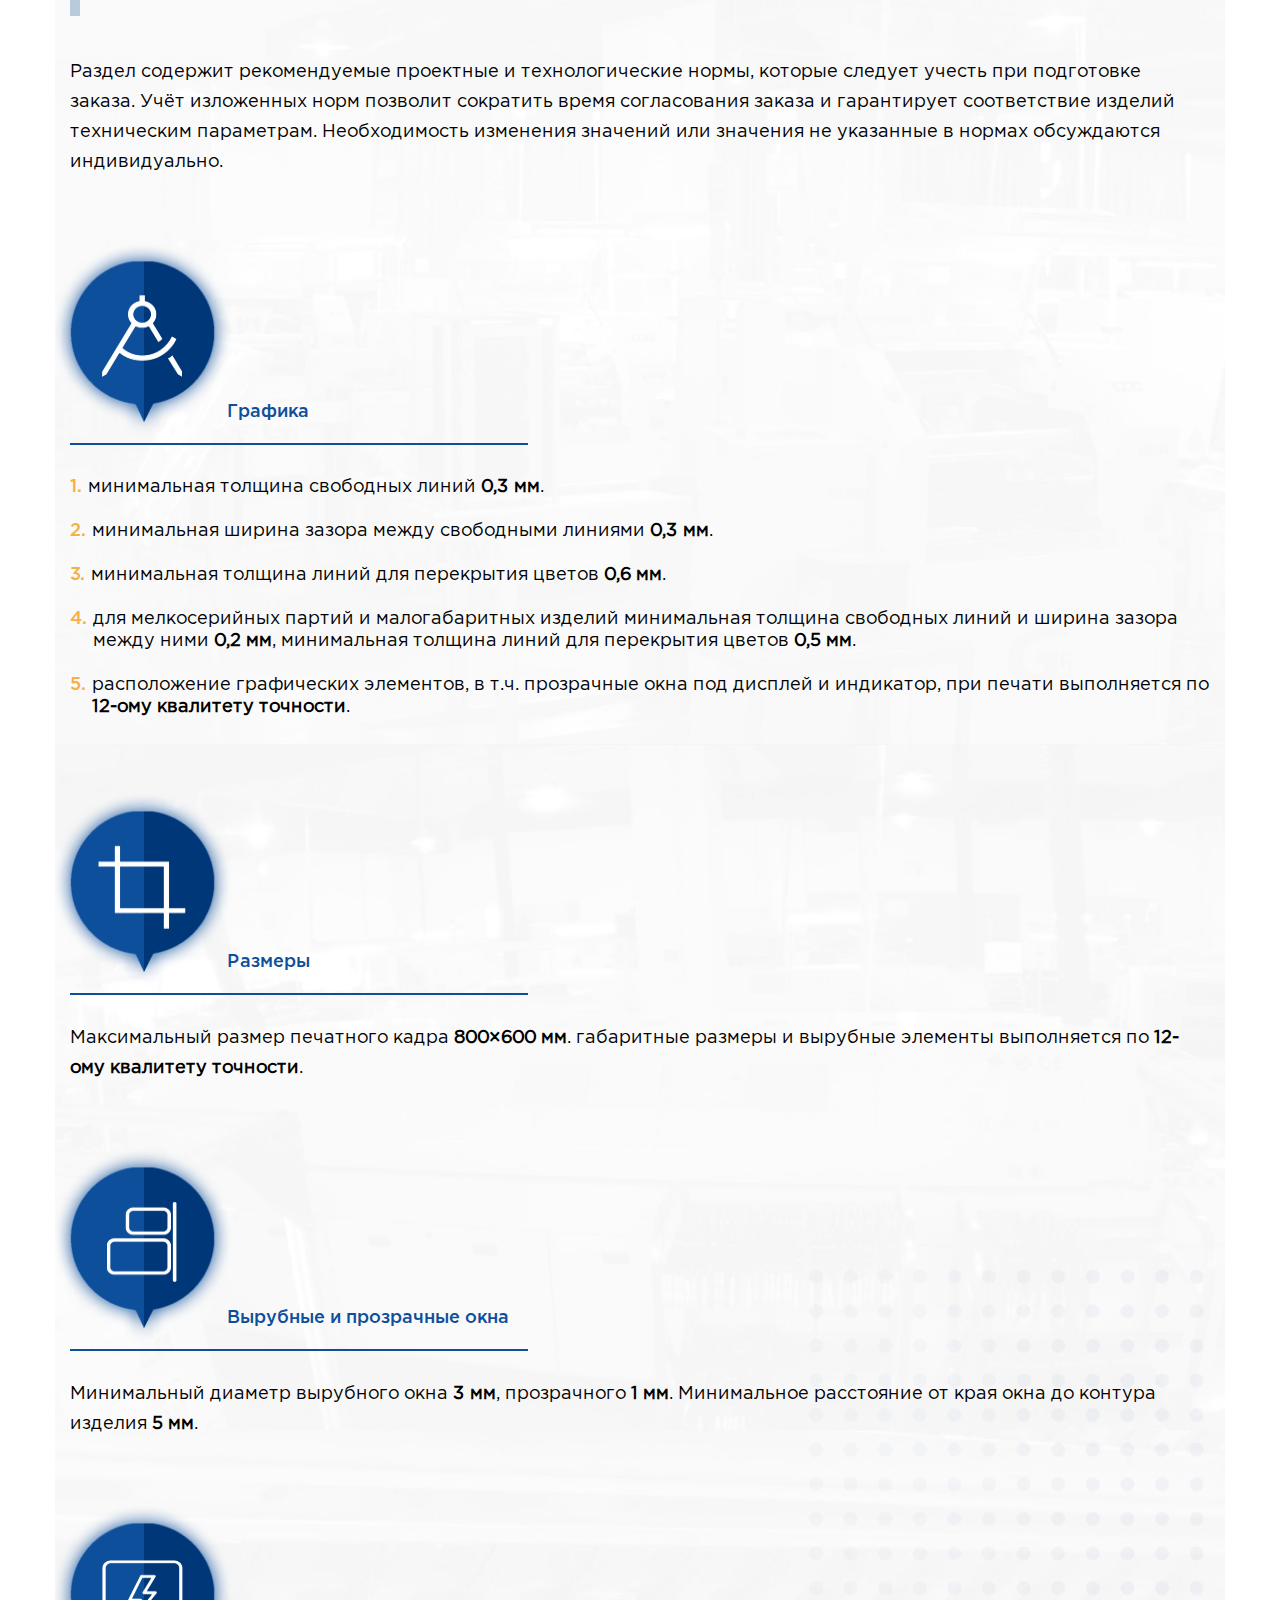
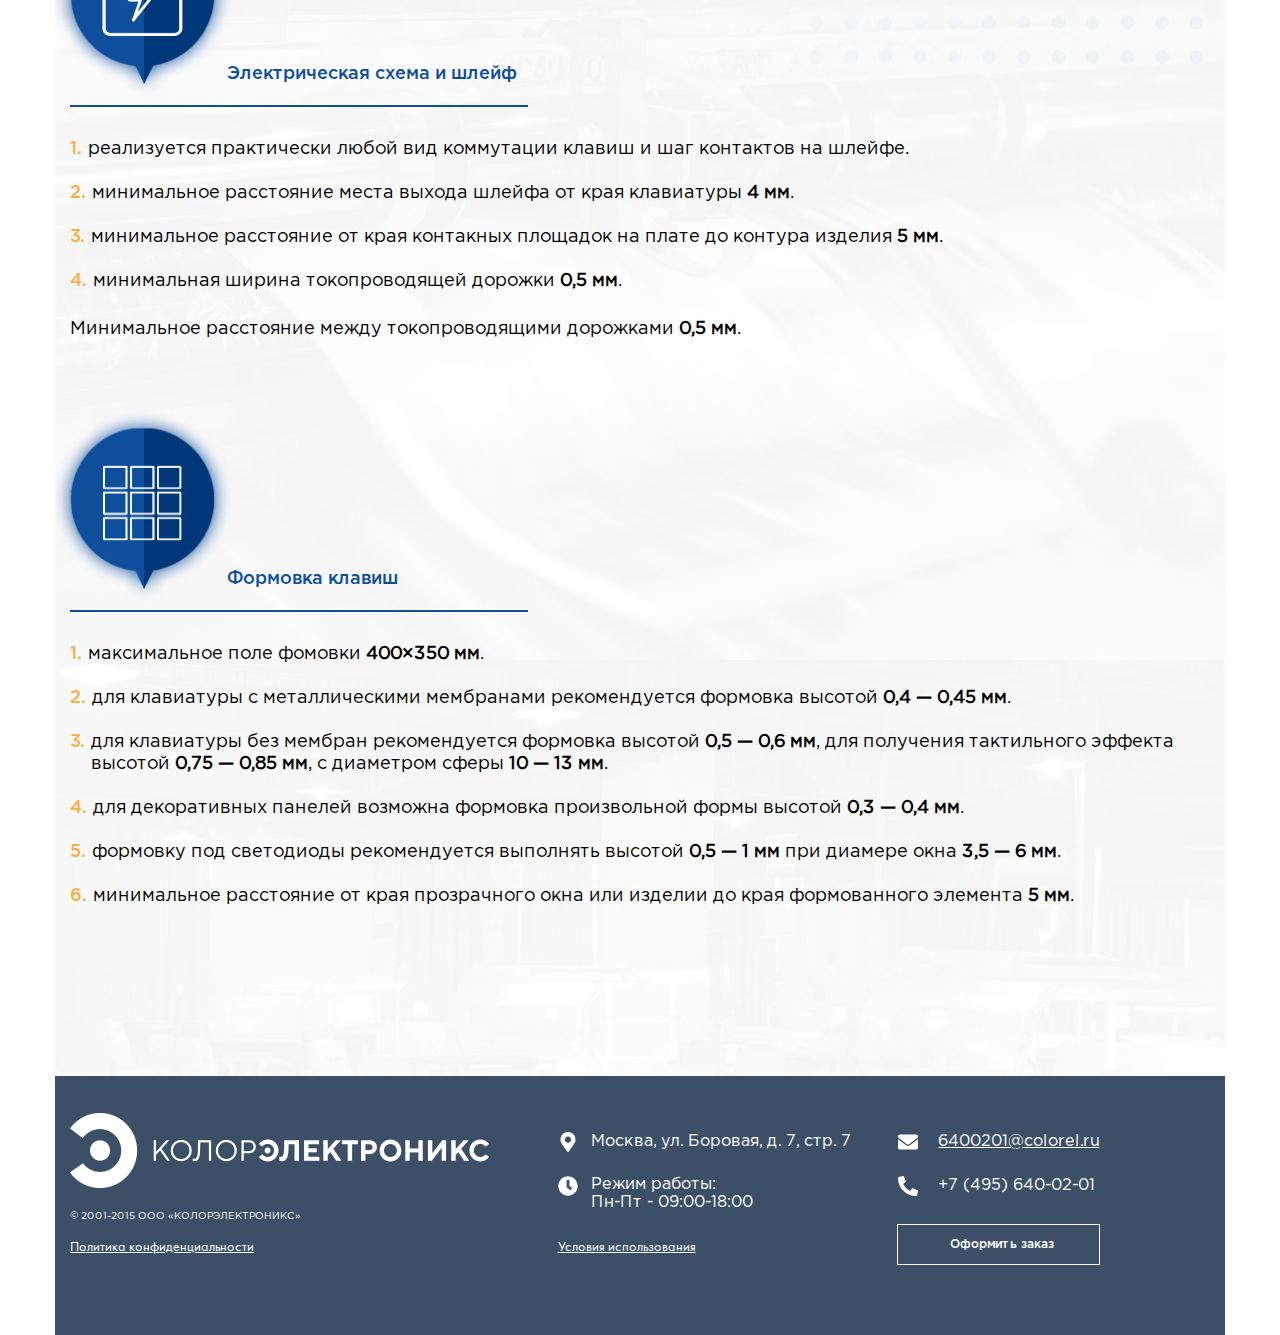
<file: clients.html>
<!DOCTYPE html>
<html lang="ru">
    <head>
      <meta charset="utf-8">
      <meta http-equiv="X-UA-Compatible" content="IE=edge">
      <meta name="viewport" content="width=device-width, initial-scale=1">
      <link rel="icon" href="images/favicon.ico">
      <title>ColorElectronics - Заказчикам</title>
      <link rel="icon" href="images/favicon.ico">
      <link href="css/jquery.modal.min.css" rel="stylesheet">
      <link href="css/magnific-popup.css" rel="stylesheet">
      <link href="css/slick.css" rel="stylesheet">
      <link href="css/style.css" rel="stylesheet"><!--[if lt IE 9]>
      <script src="https://oss.maxcdn.com/html5shiv/3.7.3/html5shiv.min.js"></script>
      <script src="https://oss.maxcdn.com/respond/1.4.2/respond.min.js"></script><![endif]-->
    </head>
  <body>
    <div class="wrapper body-bg">
      <header class="header">
        <div class="header__top">
          <div class="container">
            <div class="row">
              <div class="col-12">
                <div class="header__top-body">
                  <div class="header__logo"><a class="logo" href="/">
                            <picture><img src="images/logo.png" alt="ColorElectronics"></picture></a>
                  </div>
                  <div class="header__contacts">
                          <div class="icon-text">
                                  <svg class="icon icon--clock-regr ">
                                    <use xlink:href="images/icons.svg#icon--clock-regr"></use>
                                  </svg><span class="icon-text__text">Режим работы:<br>Пн-Пт - 09:00-18:00</span>
                          </div>
                          <div class="icon-text">
                                  <svg class="icon icon--phone ">
                                    <use xlink:href="images/icons.svg#icon--phone"></use>
                                  </svg><a class="icon-text__link" href="tel:+74956400201">+7 (495) 640-02-01</a>
                          </div>
                          <div class="icon-text icon-text--underline">
                                  <svg class="icon icon--envelope-reg ">
                                    <use xlink:href="images/icons.svg#icon--envelope-reg"></use>
                                  </svg><a class="icon-text__link" href="mailto:6400201@colorel.ru">6400201@colorel.ru</a>
                          </div>
                  </div>
                  <button class="header__btn" type="button"><span class="visually-hidden">Открыть меню</span><span class="header__btn-visual"></span></button>
                </div>
              </div>
            </div>
          </div>
        </div>
        <div class="header__body-menu">
          <div class="container">
            <div class="row">
              <div class="col-12">
                <div class="header__body-menu-action">
                  <div><a class="btn btn--no-bg modal-link" href="#modal_contact" role="button" target="_blank"><span class="btn__text">Заказать звонок</span></a>
                  </div>
                  <button class="header__btn" type="button"><span class="visually-hidden">Открыть меню</span><span class="header__btn-visual"></span></button>
                </div>
              </div>
            </div>
          </div>
        </div>
        <div class="header__body">
          <div class="container">
            <div class="row align-items-center">
              <div class="col-12">
                <div class="header__menu">
                  <nav class="menu">
                    <ul class="menu__list">
                      <li class="menu__item"><a class="menu__item-link" href="/">Главная</a></li>
                      <li class="menu__item menu__item--dropdown"><a class="menu__item-link menu__item-link--dropdown" href="catalog">Продукция</a>
                        <div>
                          <ul class="menu__list menu__level-2">
                            <li><a href="commodity">Пленочные клавиатуры</a></li>
                            <li><a href="commodity">Приборные панели</a></li>
                            <li><a href="commodity">Лицевые панели</a></li>
                            <li><a href="commodity">Гибкие платы</a></li>
                            <li><a href="commodity">Шильды и наклейки</a></li>
                            <li><a href="commodity">Нагревательные элементы</a></li>
                          </ul>
                        </div>
                      </li>
                      <li class="menu__item menu__item--active"><a class="menu__item-link" href="clients">Заказчикам</a></li>
                      <li class="menu__item"><a class="menu__item-link" href="photo-gallery">Фотогалерея</a></li>
                      <li class="menu__item"><a class="menu__item-link" href="news">Новости</a></li>
                      <li class="menu__item"><a class="menu__item-link" href="contacts">Контакты</a></li>
                    </ul>
                  </nav>
                  <div><a class="btn btn--no-bg modal-link" href="#modal_contact" role="button" target="_blank"><span class="btn__text">Заказать звонок</span></a>
                  </div><a class="header__tel" href="tel:+74956400201">+7 (495) 640-02-01</a>
                </div>
              </div>
            </div>
          </div>
        </div>
      </header>
      <section class="clients">
        <div class="container">
          <div class="row">
            <div class="col-12"> 
                    <div class="title title--center">
                      <h1 class="h2 title__text">Заказчикам</h1>
                    </div>
              <div class="clients__qustion">
                <p>Технические требования. </p>
                <p>Требования и рекомендации к оформлению новых заказов.</p>
              </div>
              <p class="text text--reg">Мы разрабатываем и производим <a class="clients__link" href="#">гибкие пленочные клавиатуры</a> в соответствии с Техническим заданием заказчика. Максимальные размеры изделия: <b>700&times;700&nbsp;мм</b>.</p>
                    <div class="information">
                      <div class="information__img"><img src="images/information-icon-1.png" alt="images"></div>
                      <h3 class="information__title">Техническое задание</h3>
                    </div>
              <p class="text text--reg text--pl7">В Техническом задании должны быть указаны следующие параметры:</p>
              <ul class="clients__list-lap">
                <li class="clients__item-lap">
                  <div class="clients__item-lap-number">1</div>
                  <p>Габаритные, присоединительные и установочные размеры;</p>
                </li>
                <li class="clients__item-lap">
                  <div class="clients__item-lap-number">2</div>
                  <p>Расположение осей кнопок;</p>
                </li>
                <li class="clients__item-lap">
                  <div class="clients__item-lap-number">3</div>
                  <p>Место выхода и длина шлейфа;</p>
                </li>
                <li class="clients__item-lap">
                  <div class="clients__item-lap-number">4</div>
                  <p>Электрическая принципиальная схема клавиатуры;</p>
                </li>
                <li class="clients__item-lap">
                  <div class="clients__item-lap-number">5</div>
                  <p>Наличие формованных элементов;</p>
                </li>
                <li class="clients__item-lap">
                  <div class="clients__item-lap-number">6</div>
                  <p>Лицевая поверхность глянцевая или матовая;</p>
                </li>
                <li class="clients__item-lap">
                  <div class="clients__item-lap-number">7</div>
                  <p>Окна под индикаторы: матовые, прозрачные или полностью вырубленные;</p>
                </li>
                <li class="clients__item-lap">
                  <div class="clients__item-lap-number">8</div>
                  <p>Тактильный эффект: клавиатура с мембранами или без;</p>
                </li>
                <li class="clients__item-lap">
                  <div class="clients__item-lap-number">9</div>
                  <p>Цветовое решение лицевой панели (Окончательная цветовая гамма выбирается у нас по каталогу PANTONE).</p>
                </li>
              </ul>
              <div class="clients__qustion clients__qustion--ptb">
                <p>Проектные и технологические нормы</p>
              </div>
              <p class="text text text--reg">Раздел содержит рекомендуемые проектные и технологические нормы, которые следует учесть при подготовке заказа. Учёт изложенных норм позволит сократить время согласования заказа и гарантирует соответствие изделий техническим параметрам. Необходимость изменения значений или значения не указанные в нормах обсуждаются индивидуально.</p>
                    <div class="information">
                      <div class="information__img"><img src="images/information-icon-2.png" alt="images"></div>
                      <h3 class="information__title">Графика</h3>
                    </div>
              <ul class="clients__list-number">
                <li class="clients__item-number"><span>1.</span>
                  <p>минимальная толщина свободных линий <b>0,3&nbsp;мм</b>.</p>
                </li>
                <li class="clients__item-number"><span>2.</span>
                  <p>минимальная ширина зазора между свободными линиями <b>0,3&nbsp;мм</b>.</p>
                </li>
                <li class="clients__item-number"><span>3.</span>
                  <p>минимальная толщина линий для перекрытия цветов <b>0,6&nbsp;мм</b>.</p>
                </li>
                <li class="clients__item-number"><span>4.</span>
                  <p>для мелкосерийных партий и малогабаритных изделий минимальная толщина свободных линий и ширина зазора между ними <b>0,2&nbsp;мм</b>, минимальная толщина линий для перекрытия цветов <b>0,5&nbsp;мм</b>.</p>
                </li>
                <li class="clients__item-number"><span>5.</span>
                  <p>расположение графических элементов, в т.ч. прозрачные окна под дисплей и индикатор, при печати выполняется по <b>12-ому квалитету точности</b>.</p>
                </li>
              </ul>
                    <div class="information">
                      <div class="information__img"><img src="images/information-icon-3.png" alt="images"></div>
                      <h3 class="information__title">Размеры</h3>
                    </div>
              <p class="text text--reg">Максимальный размер печатного кадра <b>800&times;600&nbsp;мм</b>. габаритные размеры и вырубные элементы выполняется по <b>12-ому квалитету точности</b>.</p>
                    <div class="information">
                      <div class="information__img"><img src="images/information-icon-4.png" alt="images"></div>
                      <h3 class="information__title">Вырубные и прозрачные окна</h3>
                    </div>
              <p class="text text--reg">Минимальный диаметр вырубного окна <b>3&nbsp;мм</b>, прозрачного <b>1&nbsp;мм</b>. Минимальное расстояние от края окна до контура изделия <b>5&nbsp;мм</b>.</p>
                    <div class="information">
                      <div class="information__img"><img src="images/information-icon-5.png" alt="images"></div>
                      <h3 class="information__title">Электрическая схема и шлейф</h3>
                    </div>
              <ul class="clients__list-number clients__list-number--pb22">
                <li class="clients__item-number"><span>1.</span>
                  <p>реализуется практически любой вид коммутации клавиш и шаг контактов на шлейфе.</p>
                </li>
                <li class="clients__item-number"><span>2.</span>
                  <p>минимальное расстояние места выхода шлейфа от края клавиатуры <b>4&nbsp;мм</b>.</p>
                </li>
                <li class="clients__item-number"><span>3.</span>
                  <p>минимальное расстояние от края контакных площадок на плате до контура изделия <b>5&nbsp;мм</b>.</p>
                </li>
                <li class="clients__item-number"><span>4.</span>
                  <p>минимальная ширина токопроводящей дорожки <b>0,5&nbsp;мм</b>.</p>
                </li>
              </ul>
              <p class="text text--reg">Минимальное расстояние между токопроводящими дорожками <b>0,5&nbsp;мм</b>.</p>
                    <div class="information">
                      <div class="information__img"><img src="images/information-icon-6.png" alt="images"></div>
                      <h3 class="information__title">Формовка клавиш</h3>
                    </div>
              <ul class="clients__list-number">
                <li class="clients__item-number"><span>1.</span>
                  <p>максимальное поле фомовки <b>400&times;350&nbsp;мм</b>.</p>
                </li>
                <li class="clients__item-number"><span>2.</span>
                  <p>для клавиатуры с металлическими мембранами рекомендуется формовка высотой <b>0,4&nbsp;&mdash;&nbsp;0,45&nbsp;мм</b>.</p>
                </li>
                <li class="clients__item-number"><span>3.</span>
                  <p>для клавиатуры без мембран рекомендуется формовка высотой <b>0,5&nbsp;&mdash;&nbsp;0,6&nbsp;мм</b>, для получения тактильного эффекта высотой <b>0,75&nbsp;&mdash;&nbsp;0,85&nbsp;мм</b>, с диаметром сферы <b>10&nbsp;&mdash;&nbsp;13&nbsp;мм</b>.</p>
                </li>
                <li class="clients__item-number"><span>4.</span>
                  <p>для декоративных панелей возможна формовка произвольной формы высотой <b>0,3&nbsp;&mdash;&nbsp;0,4&nbsp;мм</b>.</p>
                </li>
                <li class="clients__item-number"><span>5.</span>
                  <p>формовку под светодиоды рекомендуется выполнять высотой <b>0,5&nbsp;&mdash;&nbsp;1&nbsp;мм</b> при диамере окна <b>3,5&nbsp;&mdash;&nbsp;6&nbsp;мм</b>.</p>
                </li>
                <li class="clients__item-number"><span>6.</span>
                  <p>минимальное расстояние от края прозрачного окна или изделии до края формованного элемента <b>5&nbsp;мм</b>.</p>
                </li>
              </ul>
            </div>
          </div>
        </div>
      </section>
      <footer class="footer">
        <div class="container">
          <div class="row">
            <div class="col-md-4 col-lg-5">
              <div class="footer__logo"><a class="logo" href="/">
                        <picture><img src="images/logo-white.png" alt="ColorElectronics"></picture></a>
                <p class="footer__copy">&copy;&nbsp;2001-2015&nbsp;ООО &laquo;КОЛОРЭЛЕКТРОНИКС&raquo;</p>
              </div>
            </div>
            <div class="col-md-4 col-lg-4">
              <div class="footer__info">
                      <div class="icon-text icon-text--white">
                              <svg class="icon icon--map-marker ">
                                <use xlink:href="images/icons.svg#icon--map-marker"></use>
                              </svg><span class="icon-text__text">Москва, ул. Боровая, д.&nbsp;7, стр.&nbsp;7</span>
                      </div>
                      <div class="icon-text icon-text--white icon-text--no-center">
                              <svg class="icon icon--clock-solid ">
                                <use xlink:href="images/icons.svg#icon--clock-solid"></use>
                              </svg><span class="icon-text__text">Режим работы:<br>Пн-Пт - 09:00-18:00</span>
                      </div>
              </div>
            </div>
            <div class="col-md-4 col-lg-3">
              <div class="footer__pos-contact">
                <div class="footer__info">
                        <div class="icon-text icon-text--underline icon-text--white icon-text--mr20 ">
                                <svg class="icon icon--envelope ">
                                  <use xlink:href="images/icons.svg#icon--envelope"></use>
                                </svg><a class="icon-text__link" href="mailto:6400201@colorel.ru">6400201@colorel.ru</a>
                        </div>
                        <div class="icon-text icon-text--white icon-text--mr20 ">
                                <svg class="icon icon--phone ">
                                  <use xlink:href="images/icons.svg#icon--phone"></use>
                                </svg><a class="icon-text__link" href="tel:+74956400201">+7 (495) 640-02-01</a>
                        </div>
                </div>
              </div>
            </div>
          </div>
          <div class="row align-items-center">
            <div class="col-md-4 col-lg-5 order-2 order-md-1"><a class="footer__link" href="#">Политика конфиденциальности</a></div>
            <div class="col-md-4 col-lg-4 order-3 order-md-2"><a class="footer__link" href="#">Условия использования</a></div>
            <div class="col-md-4 col-lg-3 order-1 order-md-3">
              <div class="footer__pos-btn"><a class="btn btn--flat" href="#" role="button" target="_blank"><span class="btn__text">Оформить заказ</span></a>
              </div>
            </div>
          </div>
        </div>
      </footer>
      <div class="modal modal-form" id="modal_contact">
        <div class="modal-form__top">
          <p class="modal-form__title">Оставьте Ваши контакты</p><span class="modal-form__text">и мы свяжемся с Вами в ближайшее время!</span>
        </div>
        <div class="modal-form__body">
          <div class="form form--contact">
            <form class="form__form" action="#" method="post">
              <div class="form__body">
                <div class="form__item">
                        <div class="input">
                          <input class="input__input" type="text" name="name_2" id="name_2"><span class="input__placeholder">Ваше имя <span>*</span></span>
                        </div>
                </div>
                <div class="form__item">
                        <div class="input input--phone">
                          <input class="input__input" type="tel" name="tel_2" id="tel_2"><span class="input__placeholder">Ваш номер телефона <span>*</span></span>
                        </div>
                </div>
                <div class="form__item">
                        <div class="input">
                          <input class="input__input" type="email" name="email_2" id="email_2"><span class="input__placeholder">Ваша электронная почта</span>
                        </div>
                </div>
                <div class="form__textarea">
                        <fieldset class="textarea">
                          <textarea class="textarea__textarea" id="message_2" name="message_2" rows="4"></textarea><span class="textarea__placeholder">Ваше сообщение</span>
                        </fieldset>
                </div>
              </div>
              <div class="form__check">
                      <div class="checkbox">
                        <label for="accept_2">
                          <input type="checkbox" name="accept_2" id="accept_2"><span></span>
                        </label>
                      </div>
                <p class="form__check-text">Я принимаю <a class="form__check-link" href="#" target="_blank">Политику конфиденциальности</a></p>
              </div>
              <div class="forma__action">
                      <button class="btn" type="submit"><span class="btn__text">Отправить</span>
                      </button>
              </div>
            </form>
          </div>
        </div>
      </div>
      <div class="to-top">
              <svg class="icon icon--arrow-up-solid ">
                <use xlink:href="images/icons.svg#icon--arrow-up-solid"></use>
              </svg>
      </div>
    </div>
    <script src="https://ajax.googleapis.com/ajax/libs/jquery/2.2.4/jquery.min.js"></script>
    <script src="js/jquery.modal.min.js"></script>
    <script src="js/slick.min.js"></script>
    <script src="js/jquery.magnific-popup.min.js"></script>
    <script src="js/jquery.mask.min.js"></script>
    <script src="js/jquery.montage.min.js"></script>
    <script src="js/svg4everybody.min.js"></script>
    <script>$(document).ready(function () {	svg4everybody({});});</script>
    <script src="js/script.js"></script>
  </body>
</html>
</file>
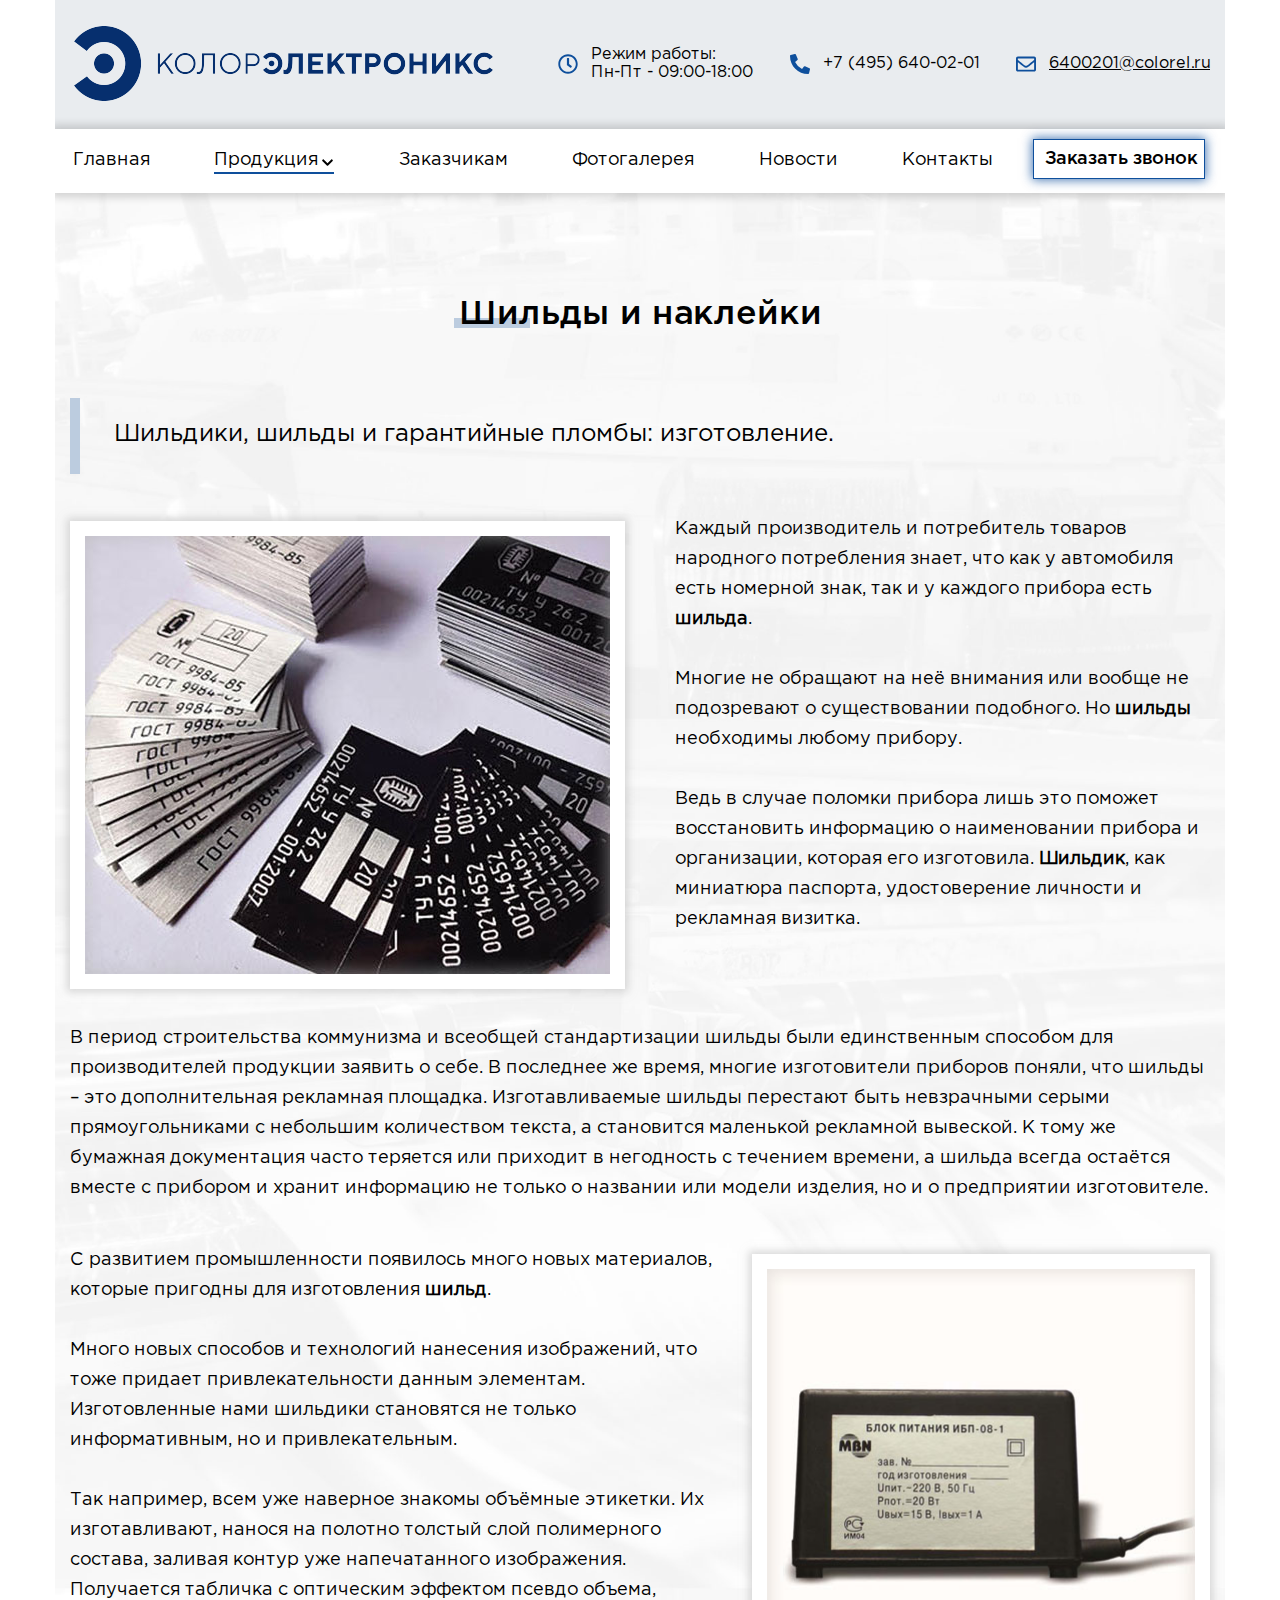
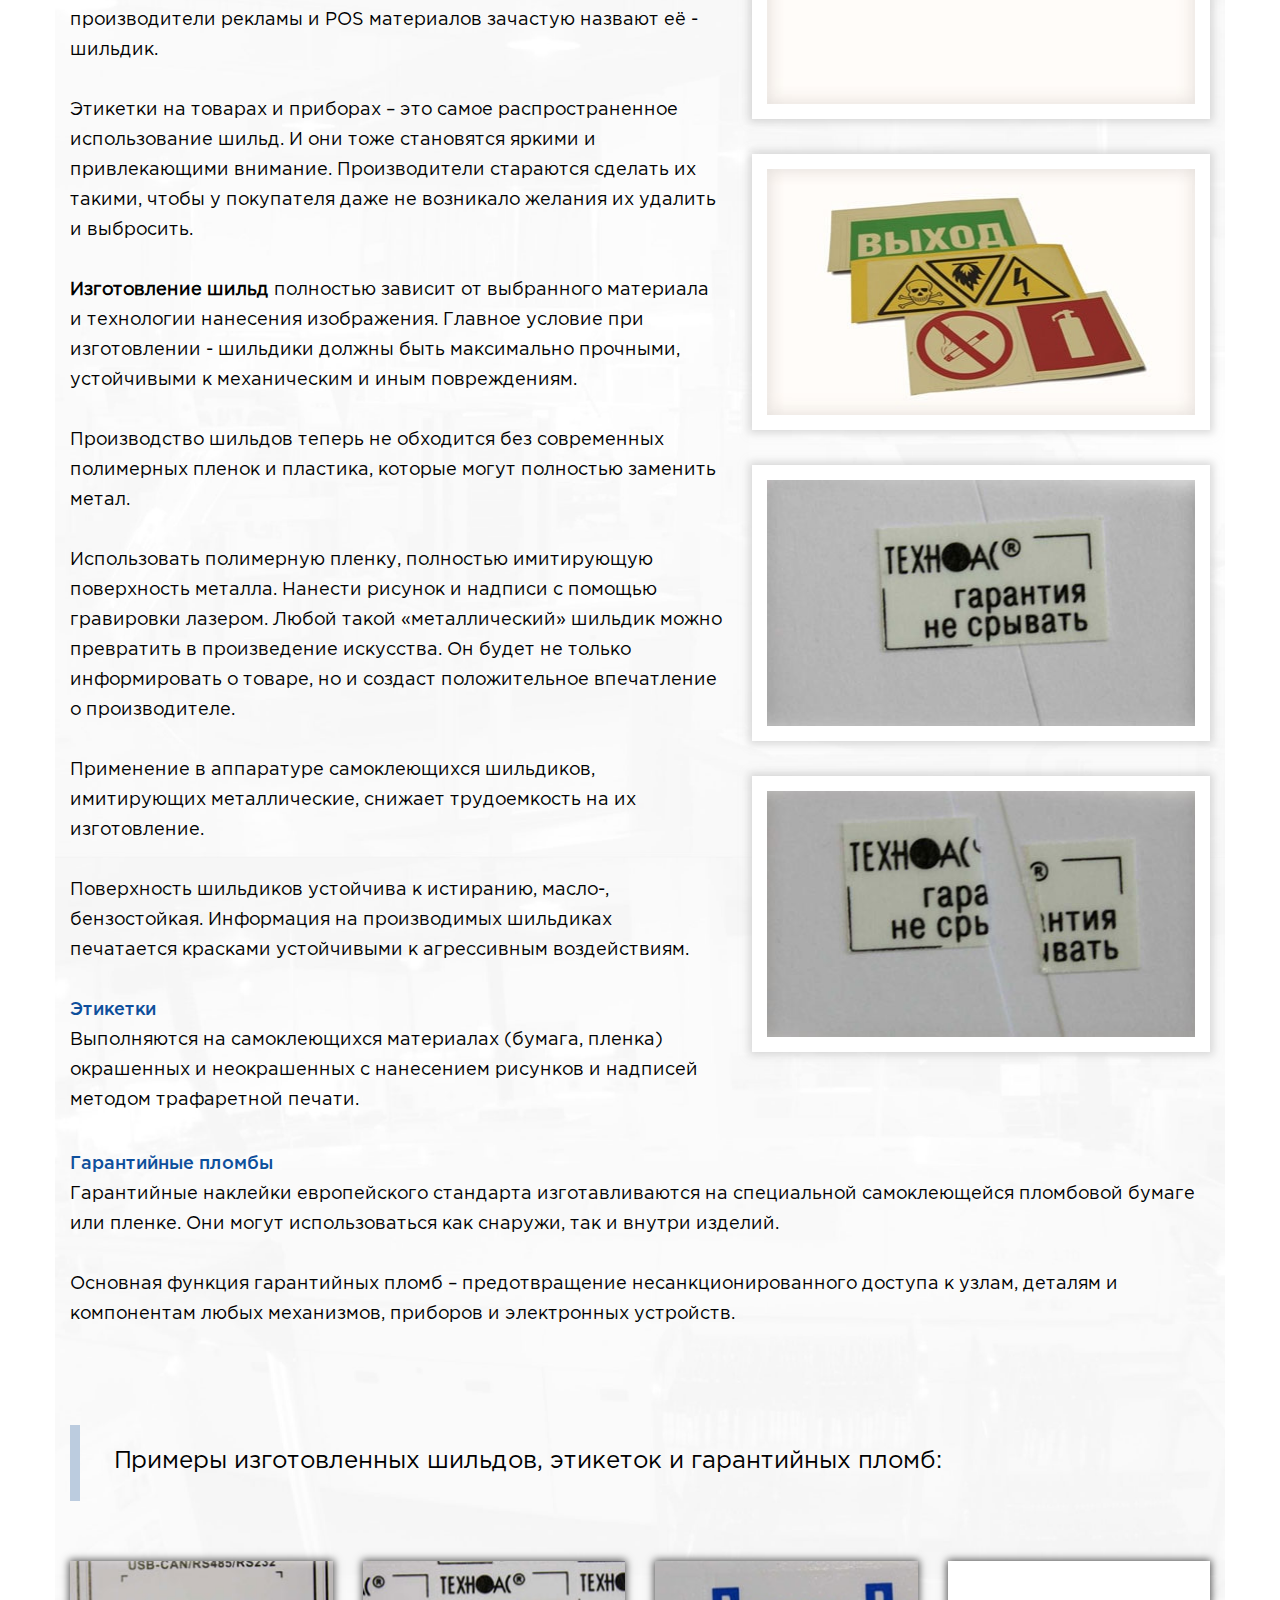
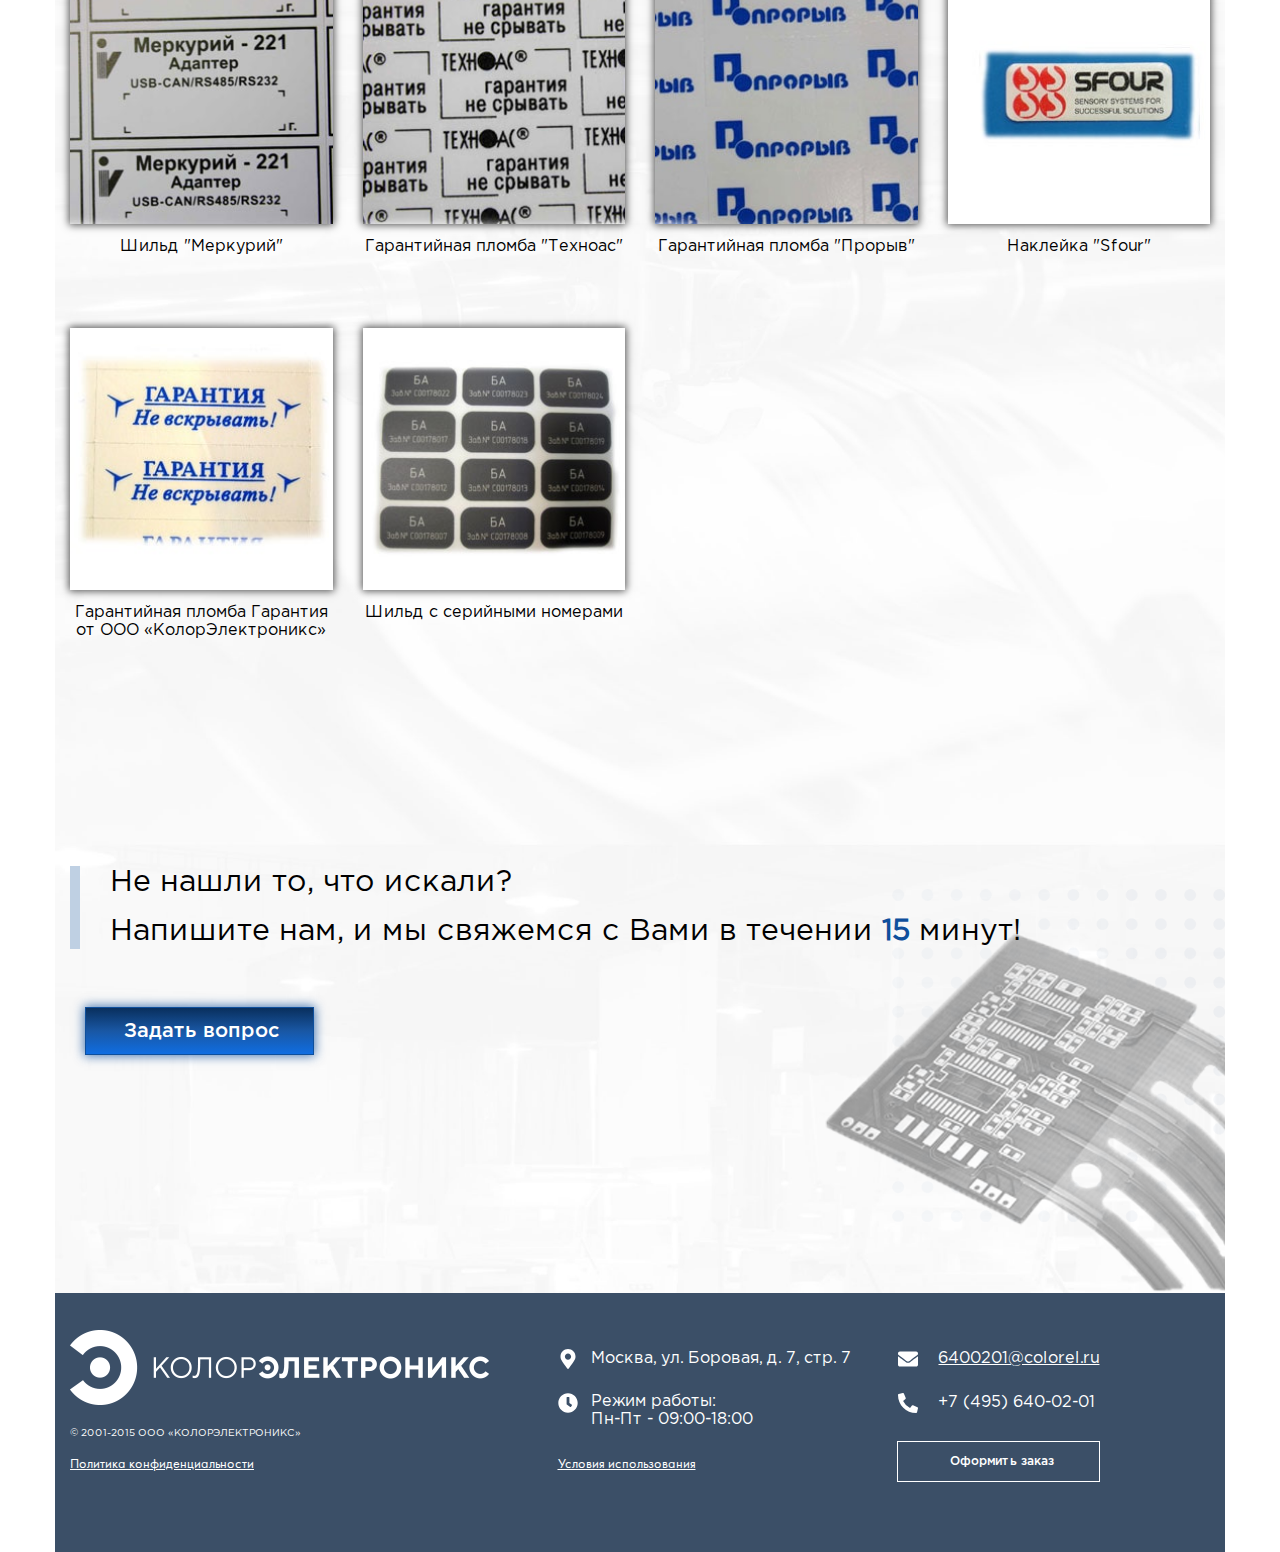
<file: commodity.html>
<!DOCTYPE html>
<html lang="ru">
    <head>
      <meta charset="utf-8">
      <meta http-equiv="X-UA-Compatible" content="IE=edge">
      <meta name="viewport" content="width=device-width, initial-scale=1">
      <link rel="icon" href="images/favicon.ico">
      <title>ColorElectronics - Шильды и наклейки</title>
      <link rel="icon" href="images/favicon.ico">
      <link href="css/jquery.modal.min.css" rel="stylesheet">
      <link href="css/magnific-popup.css" rel="stylesheet">
      <link href="css/slick.css" rel="stylesheet">
      <link href="css/style.css" rel="stylesheet"><!--[if lt IE 9]>
      <script src="https://oss.maxcdn.com/html5shiv/3.7.3/html5shiv.min.js"></script>
      <script src="https://oss.maxcdn.com/respond/1.4.2/respond.min.js"></script><![endif]-->
    </head>
  <body>
    <div class="wrapper body-bg">
      <header class="header">
        <div class="header__top">
          <div class="container">
            <div class="row">
              <div class="col-12">
                <div class="header__top-body">
                  <div class="header__logo"><a class="logo" href="/">
                            <picture><img src="images/logo.png" alt="ColorElectronics"></picture></a>
                  </div>
                  <div class="header__contacts">
                          <div class="icon-text">
                                  <svg class="icon icon--clock-regr ">
                                    <use xlink:href="images/icons.svg#icon--clock-regr"></use>
                                  </svg><span class="icon-text__text">Режим работы:<br>Пн-Пт - 09:00-18:00</span>
                          </div>
                          <div class="icon-text">
                                  <svg class="icon icon--phone ">
                                    <use xlink:href="images/icons.svg#icon--phone"></use>
                                  </svg><a class="icon-text__link" href="tel:+74956400201">+7 (495) 640-02-01</a>
                          </div>
                          <div class="icon-text icon-text--underline">
                                  <svg class="icon icon--envelope-reg ">
                                    <use xlink:href="images/icons.svg#icon--envelope-reg"></use>
                                  </svg><a class="icon-text__link" href="mailto:6400201@colorel.ru">6400201@colorel.ru</a>
                          </div>
                  </div>
                  <button class="header__btn" type="button"><span class="visually-hidden">Открыть меню</span><span class="header__btn-visual"></span></button>
                </div>
              </div>
            </div>
          </div>
        </div>
        <div class="header__body-menu">
          <div class="container">
            <div class="row">
              <div class="col-12">
                <div class="header__body-menu-action">
                  <div><a class="btn btn--no-bg modal-link" href="#modal_contact" role="button" target="_blank"><span class="btn__text">Заказать звонок</span></a>
                  </div>
                  <button class="header__btn" type="button"><span class="visually-hidden">Открыть меню</span><span class="header__btn-visual"></span></button>
                </div>
              </div>
            </div>
          </div>
        </div>
        <div class="header__body">
          <div class="container">
            <div class="row align-items-center">
              <div class="col-12">
                <div class="header__menu">
                  <nav class="menu">
                    <ul class="menu__list">
                      <li class="menu__item"><a class="menu__item-link" href="/">Главная</a></li>
                      <li class="menu__item menu__item--active menu__item--dropdown"><a class="menu__item-link menu__item-link--dropdown" href="catalog">Продукция</a>
                        <div>
                          <ul class="menu__list menu__level-2">
                            <li><a class="menu__level-2__item-active" href="commodity">Пленочные клавиатуры</a></li>
                            <li><a href="commodity">Приборные панели</a></li>
                            <li><a href="commodity">Лицевые панели</a></li>
                            <li><a href="commodity">Гибкие платы</a></li>
                            <li><a href="commodity">Шильды и наклейки</a></li>
                            <li><a href="commodity">Нагревательные элементы</a></li>
                          </ul>
                        </div>
                      </li>
                      <li class="menu__item"><a class="menu__item-link" href="clients">Заказчикам</a></li>
                      <li class="menu__item"><a class="menu__item-link" href="photo-gallery">Фотогалерея</a></li>
                      <li class="menu__item"><a class="menu__item-link" href="news">Новости</a></li>
                      <li class="menu__item"><a class="menu__item-link" href="contacts">Контакты</a></li>
                    </ul>
                  </nav>
                  <div><a class="btn btn--no-bg modal-link" href="#modal_contact" role="button" target="_blank"><span class="btn__text">Заказать звонок</span></a>
                  </div><a class="header__tel" href="tel:+74956400201">+7 (495) 640-02-01</a>
                </div>
              </div>
            </div>
          </div>
        </div>
      </header>
      <section class="commodity">
        <div class="container">
          <div class="row">
            <div class="col-12">
                    <div class="title title--center">
                      <h1 class="h2 title__text">Шильды и наклейки</h1>
                    </div>
              <div class="commodity__lead">
                <h2>Шильдики, шильды и гарантийные пломбы: изготовление. </h2>
              </div>
            </div>
          </div>
        </div>
        <div class="commodity__top">
          <div class="container">
            <div class="row">
              <div class="col-12 col-md-6">
                <div class="commodity__img"><img src="images/commodity-img-1.jpg" alt="image"></div>
              </div>
              <div class="col-12 col-md-6">
                <div class="commodity__top-desc">
                  <p class="text">Каждый производитель и потребитель товаров народного потребления знает, что как у автомобиля есть номерной знак, так и у каждого прибора есть <strong>шильда</strong>.</p>
                  <p class="text">Многие не обращают на неё внимания или вообще не подозревают о существовании подобного. Но <strong>шильды </strong>необходимы любому прибору.</p>
                  <p class="text">Ведь в случае поломки прибора лишь это поможет восстановить информацию о наименовании прибора и организации, которая его изготовила. <strong>Шильдик</strong>, как миниатюра паспорта, удостоверение личности и рекламная визитка.</p>
                </div>
              </div>
            </div>
          </div>
        </div>
        <div class="container">
          <div class="row">
            <div class="col-12">
              <p class="text text--mb51">В период строительства коммунизма и всеобщей стандартизации шильды были единственным способом для производителей продукции заявить о себе. В последнее же время, многие изготовители приборов поняли, что шильды – это дополнительная рекламная площадка. Изготавливаемые шильды перестают быть невзрачными серыми прямоугольниками с небольшим количеством текста, а становится маленькой рекламной вывеской. К тому же бумажная документация часто теряется или приходит в негодность с течением времени, а шильда всегда остаётся вместе с прибором и хранит информацию не только о названии или модели изделия, но и о предприятии изготовителе.</p>
            </div>
          </div>
        </div>
        <div class="container">
          <div class="row">
            <div class="col-12 col-md-7">
              <div class="commodity__left">
                <p class="text">С развитием промышленности появилось много новых материалов, которые пригодны для изготовления <strong>шильд</strong>. </p>
                <p class="text">Много новых способов  и технологий нанесения изображений, что тоже придает привлекательности данным элементам. Изготовленные нами шильдики становятся не только информативным, но и привлекательным. </p>
                <p class="text">Так например, всем уже наверное знакомы объёмные этикетки. Их изготавливают, нанося на полотно толстый слой полимерного состава, заливая контур уже напечатанного изображения. Получается табличка с оптическим эффектом псевдо объема, производители рекламы и POS материалов зачастую назвают её - шильдик.</p>
                <p class="text">Этикетки на товарах и приборах – это самое распространенное использование шильд. И они тоже становятся яркими и привлекающими внимание. Производители стараются сделать их такими, чтобы у покупателя даже не возникало желания их удалить и выбросить.</p>
                <p class="text"> <strong>Изготовление шильд </strong>полностью зависит от выбранного материала и технологии нанесения изображения. Главное условие при изготовлении - шильдики должны быть максимально прочными, устойчивыми к механическим и иным повреждениям. </p>
                <p class="text">Производство шильдов теперь не обходится без современных полимерных пленок и пластика, которые могут полностью заменить метал. </p>
                <p class="text">Использовать полимерную пленку, полностью имитирующую поверхность металла. Нанести рисунок и надписи с помощью гравировки лазером. Любой такой «металлический» шильдик можно превратить в произведение искусства. Он будет не только информировать о товаре, но и создаст положительное впечатление о производителе.</p>
                <p class="text">Применение в аппаратуре самоклеющихся шильдиков, имитирующих металлические, снижает трудоемкость на их изготовление. </p>
                <p class="text">Поверхность шильдиков устойчива к истиранию, масло-, бензостойкая. Информация на производимых шильдиках печатается красками устойчивыми к агрессивным воздействиям.</p>
                <h3 class="commodity__title">Этикетки</h3>
                <p class="text">Выполняются на самоклеющихся материалах (бумага, пленка) окрашенных и неокрашенных с нанесением рисунков и надписей методом трафаретной печати.</p>
              </div>
            </div>
            <div class="col-12 col-md-5">
              <div class="commodity__right">
                <div class="commodity__img commodity__img--mb35"><img src="images/commodity-img-2.jpg" alt="image"></div>
                <div class="commodity__img commodity__img--mb35"><img src="images/commodity-img-3.jpg" alt="image"></div>
                <div class="commodity__img commodity__img--mb35"><img src="images/commodity-img-4.jpg" alt="image"></div>
                <div class="commodity__img commodity__img--mb35"><img src="images/commodity-img-5.jpg" alt="image"></div>
              </div>
            </div>
            <div class="col-12">
              <h3 class="commodity__title commodity__title--pt4">Гарантийные пломбы</h3>
              <p class="text">Гарантийные наклейки европейского стандарта изготавливаются на специальной самоклеющейся пломбовой бумаге или пленке. Они могут использоваться как снаружи, так и внутри изделий.</p>
              <p class="text">Основная функция гарантийных пломб – предотвращение несанкционированного доступа к узлам, деталям и компонентам любых механизмов, приборов и электронных устройств.</p>
              <div class="commodity__lead commodity__lead-pd">
                <h2>Примеры изготовленных шильдов, этикеток и гарантийных пломб:</h2>
              </div>
            </div>
          </div>
          <div class="row">
            <div class="col-12 col-md-4 col-lg-3">
              <div class="commodity__product">
                <div class="commodity__img-bottom"><img src="images/commodity-img-6.jpg" alt="image"></div><span class="commodity__img-desc">Шильд "Меркурий"</span>
              </div>
            </div>
            <div class="col-12 col-md-4 col-lg-3">
              <div class="commodity__product">
                <div class="commodity__img-bottom"><img src="images/commodity-img-7.jpg" alt="image"></div><span class="commodity__img-desc">Гарантийная пломба "Техноас"</span>
              </div>
            </div>
            <div class="col-12 col-md-4 col-lg-3">
              <div class="commodity__product">
                <div class="commodity__img-bottom"><img src="images/commodity-img-8.jpg" alt="image"></div><span class="commodity__img-desc">Гарантийная пломба "Прорыв"</span>
              </div>
            </div>
            <div class="col-12 col-md-4 col-lg-3">
              <div class="commodity__product">
                <div class="commodity__img-bottom"><img src="images/commodity-img-9.jpg" alt="image"></div><span class="commodity__img-desc">Наклейка "Sfour"</span>
              </div>
            </div>
            <div class="col-12 col-md-4 col-lg-3">
              <div class="commodity__product">
                <div class="commodity__img-bottom"><img src="images/commodity-img-10.jpg" alt="image"></div><span class="commodity__img-desc">Гарантийная пломба Гарантия от ООО «КолорЭлектроникс»</span>
              </div>
            </div>
            <div class="col-12 col-md-4 col-lg-3">
              <div class="commodity__product">
                <div class="commodity__img-bottom"><img src="images/commodity-img-11.jpg" alt="image"></div><span class="commodity__img-desc">Шильд с серийными номерами</span>
              </div>
            </div>
          </div>
        </div>
      </section>
      <div class="ask-qustion micro">
        <div class="container">
          <div class="row">
            <div class="col-12">
              <div class="ask-qustion__qustions">
                <p class="text">Не нашли то, что искали?</p>
                <p class="text">Напишите нам, и мы свяжемся с Вами в течении  <span> <b>15 </b></span>минут!</p>
              </div><a class="btn" href="#" role="button" target="_blank"><span class="btn__text">Задать вопрос</span></a>
            </div>
          </div>
        </div>
      </div>
      <footer class="footer">
        <div class="container">
          <div class="row">
            <div class="col-md-4 col-lg-5">
              <div class="footer__logo"><a class="logo" href="/">
                        <picture><img src="images/logo-white.png" alt="ColorElectronics"></picture></a>
                <p class="footer__copy">&copy;&nbsp;2001-2015&nbsp;ООО &laquo;КОЛОРЭЛЕКТРОНИКС&raquo;</p>
              </div>
            </div>
            <div class="col-md-4 col-lg-4">
              <div class="footer__info">
                      <div class="icon-text icon-text--white">
                              <svg class="icon icon--map-marker ">
                                <use xlink:href="images/icons.svg#icon--map-marker"></use>
                              </svg><span class="icon-text__text">Москва, ул. Боровая, д.&nbsp;7, стр.&nbsp;7</span>
                      </div>
                      <div class="icon-text icon-text--white icon-text--no-center">
                              <svg class="icon icon--clock-solid ">
                                <use xlink:href="images/icons.svg#icon--clock-solid"></use>
                              </svg><span class="icon-text__text">Режим работы:<br>Пн-Пт - 09:00-18:00</span>
                      </div>
              </div>
            </div>
            <div class="col-md-4 col-lg-3">
              <div class="footer__pos-contact">
                <div class="footer__info">
                        <div class="icon-text icon-text--underline icon-text--white icon-text--mr20 ">
                                <svg class="icon icon--envelope ">
                                  <use xlink:href="images/icons.svg#icon--envelope"></use>
                                </svg><a class="icon-text__link" href="mailto:6400201@colorel.ru">6400201@colorel.ru</a>
                        </div>
                        <div class="icon-text icon-text--white icon-text--mr20 ">
                                <svg class="icon icon--phone ">
                                  <use xlink:href="images/icons.svg#icon--phone"></use>
                                </svg><a class="icon-text__link" href="tel:+74956400201">+7 (495) 640-02-01</a>
                        </div>
                </div>
              </div>
            </div>
          </div>
          <div class="row align-items-center">
            <div class="col-md-4 col-lg-5 order-2 order-md-1"><a class="footer__link" href="#">Политика конфиденциальности</a></div>
            <div class="col-md-4 col-lg-4 order-3 order-md-2"><a class="footer__link" href="#">Условия использования</a></div>
            <div class="col-md-4 col-lg-3 order-1 order-md-3">
              <div class="footer__pos-btn"><a class="btn btn--flat" href="#" role="button" target="_blank"><span class="btn__text">Оформить заказ</span></a>
              </div>
            </div>
          </div>
        </div>
      </footer>
      <div class="modal modal-form" id="modal_contact">
        <div class="modal-form__top">
          <p class="modal-form__title">Оставьте Ваши контакты</p><span class="modal-form__text">и мы свяжемся с Вами в ближайшее время!</span>
        </div>
        <div class="modal-form__body">
          <div class="form form--contact">
            <form class="form__form" action="#" method="post">
              <div class="form__body">
                <div class="form__item">
                        <div class="input">
                          <input class="input__input" type="text" name="name_2" id="name_2"><span class="input__placeholder">Ваше имя <span>*</span></span>
                        </div>
                </div>
                <div class="form__item">
                        <div class="input input--phone">
                          <input class="input__input" type="tel" name="tel_2" id="tel_2"><span class="input__placeholder">Ваш номер телефона <span>*</span></span>
                        </div>
                </div>
                <div class="form__item">
                        <div class="input">
                          <input class="input__input" type="email" name="email_2" id="email_2"><span class="input__placeholder">Ваша электронная почта</span>
                        </div>
                </div>
                <div class="form__textarea">
                        <fieldset class="textarea">
                          <textarea class="textarea__textarea" id="message_2" name="message_2" rows="4"></textarea><span class="textarea__placeholder">Ваше сообщение</span>
                        </fieldset>
                </div>
              </div>
              <div class="form__check">
                      <div class="checkbox">
                        <label for="accept_2">
                          <input type="checkbox" name="accept_2" id="accept_2"><span></span>
                        </label>
                      </div>
                <p class="form__check-text">Я принимаю <a class="form__check-link" href="#" target="_blank">Политику конфиденциальности</a></p>
              </div>
              <div class="forma__action">
                      <button class="btn" type="submit"><span class="btn__text">Отправить</span>
                      </button>
              </div>
            </form>
          </div>
        </div>
      </div>
      <div class="to-top">
              <svg class="icon icon--arrow-up-solid ">
                <use xlink:href="images/icons.svg#icon--arrow-up-solid"></use>
              </svg>
      </div>
    </div>
    <script src="https://ajax.googleapis.com/ajax/libs/jquery/2.2.4/jquery.min.js"></script>
    <script src="js/jquery.modal.min.js"></script>
    <script src="js/slick.min.js"></script>
    <script src="js/jquery.magnific-popup.min.js"></script>
    <script src="js/jquery.mask.min.js"></script>
    <script src="js/jquery.montage.min.js"></script>
    <script src="js/svg4everybody.min.js"></script>
    <script>$(document).ready(function () {	svg4everybody({});});</script>
    <script src="js/script.js"></script>
  </body>
</html>
</file>
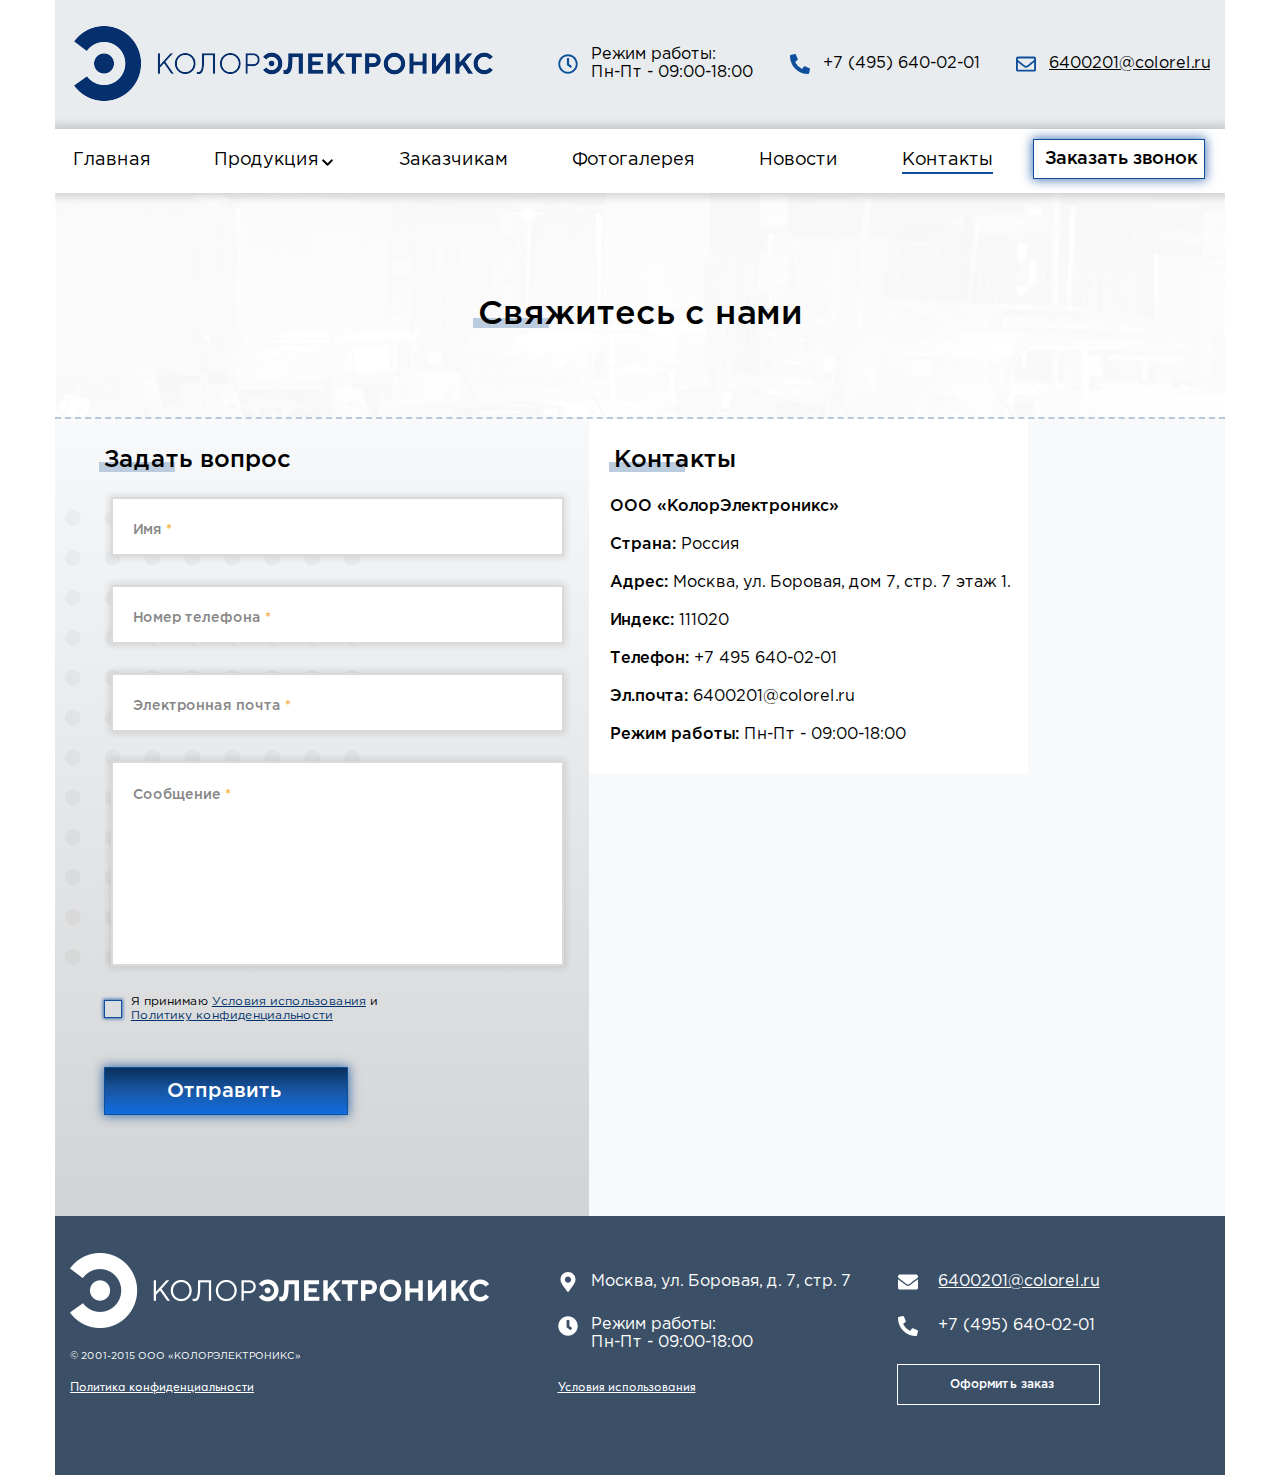
<file: contacts.html>
<!DOCTYPE html>
<html lang="ru">
    <head>
      <meta charset="utf-8">
      <meta http-equiv="X-UA-Compatible" content="IE=edge">
      <meta name="viewport" content="width=device-width, initial-scale=1">
      <link rel="icon" href="images/favicon.ico">
      <title>ColorElectronics - Контакты</title>
      <link rel="icon" href="images/favicon.ico">
      <link href="css/jquery.modal.min.css" rel="stylesheet">
      <link href="css/magnific-popup.css" rel="stylesheet">
      <link href="css/slick.css" rel="stylesheet">
      <link href="css/style.css" rel="stylesheet"><!--[if lt IE 9]>
      <script src="https://oss.maxcdn.com/html5shiv/3.7.3/html5shiv.min.js"></script>
      <script src="https://oss.maxcdn.com/respond/1.4.2/respond.min.js"></script><![endif]-->
    </head>
  <body>
    <div class="wrapper body-bg">
      <header class="header">
        <div class="header__top">
          <div class="container">
            <div class="row">
              <div class="col-12">
                <div class="header__top-body">
                  <div class="header__logo"><a class="logo" href="/">
                            <picture><img src="images/logo.png" alt="ColorElectronics"></picture></a>
                  </div>
                  <div class="header__contacts">
                          <div class="icon-text">
                                  <svg class="icon icon--clock-regr ">
                                    <use xlink:href="images/icons.svg#icon--clock-regr"></use>
                                  </svg><span class="icon-text__text">Режим работы:<br>Пн-Пт - 09:00-18:00</span>
                          </div>
                          <div class="icon-text">
                                  <svg class="icon icon--phone ">
                                    <use xlink:href="images/icons.svg#icon--phone"></use>
                                  </svg><a class="icon-text__link" href="tel:+74956400201">+7 (495) 640-02-01</a>
                          </div>
                          <div class="icon-text icon-text--underline">
                                  <svg class="icon icon--envelope-reg ">
                                    <use xlink:href="images/icons.svg#icon--envelope-reg"></use>
                                  </svg><a class="icon-text__link" href="mailto:6400201@colorel.ru">6400201@colorel.ru</a>
                          </div>
                  </div>
                  <button class="header__btn" type="button"><span class="visually-hidden">Открыть меню</span><span class="header__btn-visual"></span></button>
                </div>
              </div>
            </div>
          </div>
        </div>
        <div class="header__body-menu">
          <div class="container">
            <div class="row">
              <div class="col-12">
                <div class="header__body-menu-action">
                  <div><a class="btn btn--no-bg modal-link" href="#modal_contact" role="button" target="_blank"><span class="btn__text">Заказать звонок</span></a>
                  </div>
                  <button class="header__btn" type="button"><span class="visually-hidden">Открыть меню</span><span class="header__btn-visual"></span></button>
                </div>
              </div>
            </div>
          </div>
        </div>
        <div class="header__body">
          <div class="container">
            <div class="row align-items-center">
              <div class="col-12">
                <div class="header__menu">
                  <nav class="menu">
                    <ul class="menu__list">
                      <li class="menu__item"><a class="menu__item-link" href="/">Главная</a></li>
                      <li class="menu__item menu__item--dropdown"><a class="menu__item-link menu__item-link--dropdown" href="catalog">Продукция</a>
                        <div>
                          <ul class="menu__list menu__level-2">
                            <li><a href="commodity">Пленочные клавиатуры</a></li>
                            <li><a href="commodity">Приборные панели</a></li>
                            <li><a href="commodity">Лицевые панели</a></li>
                            <li><a href="commodity">Гибкие платы</a></li>
                            <li><a href="commodity">Шильды и наклейки</a></li>
                            <li><a href="commodity">Нагревательные элементы</a></li>
                          </ul>
                        </div>
                      </li>
                      <li class="menu__item"><a class="menu__item-link" href="clients">Заказчикам</a></li>
                      <li class="menu__item"><a class="menu__item-link" href="photo-gallery">Фотогалерея</a></li>
                      <li class="menu__item"><a class="menu__item-link" href="news">Новости</a></li>
                      <li class="menu__item menu__item--active"><a class="menu__item-link" href="contacts">Контакты</a></li>
                    </ul>
                  </nav>
                  <div><a class="btn btn--no-bg modal-link" href="#modal_contact" role="button" target="_blank"><span class="btn__text">Заказать звонок</span></a>
                  </div><a class="header__tel" href="tel:+74956400201">+7 (495) 640-02-01</a>
                </div>
              </div>
            </div>
          </div>
        </div>
      </header>
      <section class="contacts">
        <div class="container">
          <div class="row">
            <div class="col-12">
              <div class="contacts__top">
                      <div class="title title--center">
                        <h1 class="h2 title__text">Свяжитесь с нами</h1>
                      </div>
              </div>
            </div>
          </div>
        </div>
        <div class="contacts__info">
          <div class="contacts__left">
            <div class="contacts__form">
                    <div class="title title--fz24">
                      <h2 class="h2 title__text">Задать вопрос</h2>
                    </div>
              <div class="form">
                <form class="form__form" action="#" method="post">
                  <div class="form__body">
                    <div class="form__item">
                            <div class="input">
                              <input class="input__input" type="text" name="name_1" id="name_1"><span class="input__placeholder">Имя <span>*</span></span>
                            </div>
                    </div>
                    <div class="form__item">
                            <div class="input input--phone">
                              <input class="input__input" type="tel" name="tel_1" id="tel_1"><span class="input__placeholder">Номер телефона <span>*</span></span>
                            </div>
                    </div>
                    <div class="form__item">
                            <div class="input">
                              <input class="input__input" type="email" name="email_1" id="email_1"><span class="input__placeholder">Электронная почта <span>*</span></span>
                            </div>
                    </div>
                    <div class="form__textarea">
                            <fieldset class="textarea">
                              <textarea class="textarea__textarea" id="message" name="message" rows="10"></textarea><span class="textarea__placeholder">Сообщение <span>*</span></span>
                            </fieldset>
                    </div>
                  </div>
                  <div class="form__check">
                          <div class="checkbox">
                            <label for="accept">
                              <input type="checkbox" name="accept" id="accept"><span></span>
                            </label>
                          </div>
                    <p class="form__check-text">Я принимаю <a class="form__check-link" href="#" target="_blank">Условия использования</a> и <a class="form__check-link" href="#" target="_blank">Политику конфиденциальности</a></p>
                  </div>
                  <div class="forma__action">
                          <button class="btn" type="submit"><span class="btn__text">Отправить</span>
                          </button>
                  </div>
                </form>
              </div>
            </div>
          </div>
          <div class="contacts__right">
            <div class="map">
              <div class="map__info">
                <div class="title">
                  <h3 class="h2 title__text">Контакты</h3>
                </div>
                <p class="map__info__text">ООО «КолорЭлектроникс»</p>
                <p class="map__info__text">Страна: <span>Россия</span></p>
                <p class="map__info__text">Адрес: <span>Москва, ул. Боровая, дом 7, стр. 7 этаж 1.</span></p>
                <p class="map__info__text">Индекс: <span>111020</span></p>
                <p class="map__info__text">Телефон: <span>+7 495 640-02-01</span></p>
                <p class="map__info__text">Эл.почта:  <span>6400201@colorel.ru</span></p>
                <p class="map__info__text">Режим работы: <span>Пн-Пт - 09:00-18:00</span></p>
              </div>
              <iframe src="https://www.google.com/maps/embed?pb=!1m14!1m12!1m3!1d19008.10912896734!2d59.01024365!3d53.450342400000004!2m3!1f0!2f0!3f0!3m2!1i1024!2i768!4f13.1!5e0!3m2!1sru!2sru!4v1577694571079!5m2!1sru!2sru" style="border:0;" allowfullscreen=""></iframe>
            </div>
          </div>
        </div>
      </section>
      <footer class="footer">
        <div class="container">
          <div class="row">
            <div class="col-md-4 col-lg-5">
              <div class="footer__logo"><a class="logo" href="/">
                        <picture><img src="images/logo-white.png" alt="ColorElectronics"></picture></a>
                <p class="footer__copy">&copy;&nbsp;2001-2015&nbsp;ООО &laquo;КОЛОРЭЛЕКТРОНИКС&raquo;</p>
              </div>
            </div>
            <div class="col-md-4 col-lg-4">
              <div class="footer__info">
                      <div class="icon-text icon-text--white">
                              <svg class="icon icon--map-marker ">
                                <use xlink:href="images/icons.svg#icon--map-marker"></use>
                              </svg><span class="icon-text__text">Москва, ул. Боровая, д.&nbsp;7, стр.&nbsp;7</span>
                      </div>
                      <div class="icon-text icon-text--white icon-text--no-center">
                              <svg class="icon icon--clock-solid ">
                                <use xlink:href="images/icons.svg#icon--clock-solid"></use>
                              </svg><span class="icon-text__text">Режим работы:<br>Пн-Пт - 09:00-18:00</span>
                      </div>
              </div>
            </div>
            <div class="col-md-4 col-lg-3">
              <div class="footer__pos-contact">
                <div class="footer__info">
                        <div class="icon-text icon-text--underline icon-text--white icon-text--mr20 ">
                                <svg class="icon icon--envelope ">
                                  <use xlink:href="images/icons.svg#icon--envelope"></use>
                                </svg><a class="icon-text__link" href="mailto:6400201@colorel.ru">6400201@colorel.ru</a>
                        </div>
                        <div class="icon-text icon-text--white icon-text--mr20 ">
                                <svg class="icon icon--phone ">
                                  <use xlink:href="images/icons.svg#icon--phone"></use>
                                </svg><a class="icon-text__link" href="tel:+74956400201">+7 (495) 640-02-01</a>
                        </div>
                </div>
              </div>
            </div>
          </div>
          <div class="row align-items-center">
            <div class="col-md-4 col-lg-5 order-2 order-md-1"><a class="footer__link" href="#">Политика конфиденциальности</a></div>
            <div class="col-md-4 col-lg-4 order-3 order-md-2"><a class="footer__link" href="#">Условия использования</a></div>
            <div class="col-md-4 col-lg-3 order-1 order-md-3">
              <div class="footer__pos-btn"><a class="btn btn--flat" href="#" role="button" target="_blank"><span class="btn__text">Оформить заказ</span></a>
              </div>
            </div>
          </div>
        </div>
      </footer>
      <div class="modal modal-form" id="modal_contact">
        <div class="modal-form__top">
          <p class="modal-form__title">Оставьте Ваши контакты</p><span class="modal-form__text">и мы свяжемся с Вами в ближайшее время!</span>
        </div>
        <div class="modal-form__body">
          <div class="form form--contact">
            <form class="form__form" action="#" method="post">
              <div class="form__body">
                <div class="form__item">
                        <div class="input">
                          <input class="input__input" type="text" name="name_2" id="name_2"><span class="input__placeholder">Ваше имя <span>*</span></span>
                        </div>
                </div>
                <div class="form__item">
                        <div class="input input--phone">
                          <input class="input__input" type="tel" name="tel_2" id="tel_2"><span class="input__placeholder">Ваш номер телефона <span>*</span></span>
                        </div>
                </div>
                <div class="form__item">
                        <div class="input">
                          <input class="input__input" type="email" name="email_2" id="email_2"><span class="input__placeholder">Ваша электронная почта</span>
                        </div>
                </div>
                <div class="form__textarea">
                        <fieldset class="textarea">
                          <textarea class="textarea__textarea" id="message_2" name="message_2" rows="4"></textarea><span class="textarea__placeholder">Ваше сообщение</span>
                        </fieldset>
                </div>
              </div>
              <div class="form__check">
                      <div class="checkbox">
                        <label for="accept_2">
                          <input type="checkbox" name="accept_2" id="accept_2"><span></span>
                        </label>
                      </div>
                <p class="form__check-text">Я принимаю <a class="form__check-link" href="#" target="_blank">Политику конфиденциальности</a></p>
              </div>
              <div class="forma__action">
                      <button class="btn" type="submit"><span class="btn__text">Отправить</span>
                      </button>
              </div>
            </form>
          </div>
        </div>
      </div>
      <div class="to-top">
              <svg class="icon icon--arrow-up-solid ">
                <use xlink:href="images/icons.svg#icon--arrow-up-solid"></use>
              </svg>
      </div>
    </div>
    <script src="https://ajax.googleapis.com/ajax/libs/jquery/2.2.4/jquery.min.js"></script>
    <script src="js/jquery.modal.min.js"></script>
    <script src="js/slick.min.js"></script>
    <script src="js/jquery.magnific-popup.min.js"></script>
    <script src="js/jquery.mask.min.js"></script>
    <script src="js/jquery.montage.min.js"></script>
    <script src="js/svg4everybody.min.js"></script>
    <script>$(document).ready(function () {	svg4everybody({});});</script>
    <script src="js/script.js"></script>
  </body>
</html>
</file>
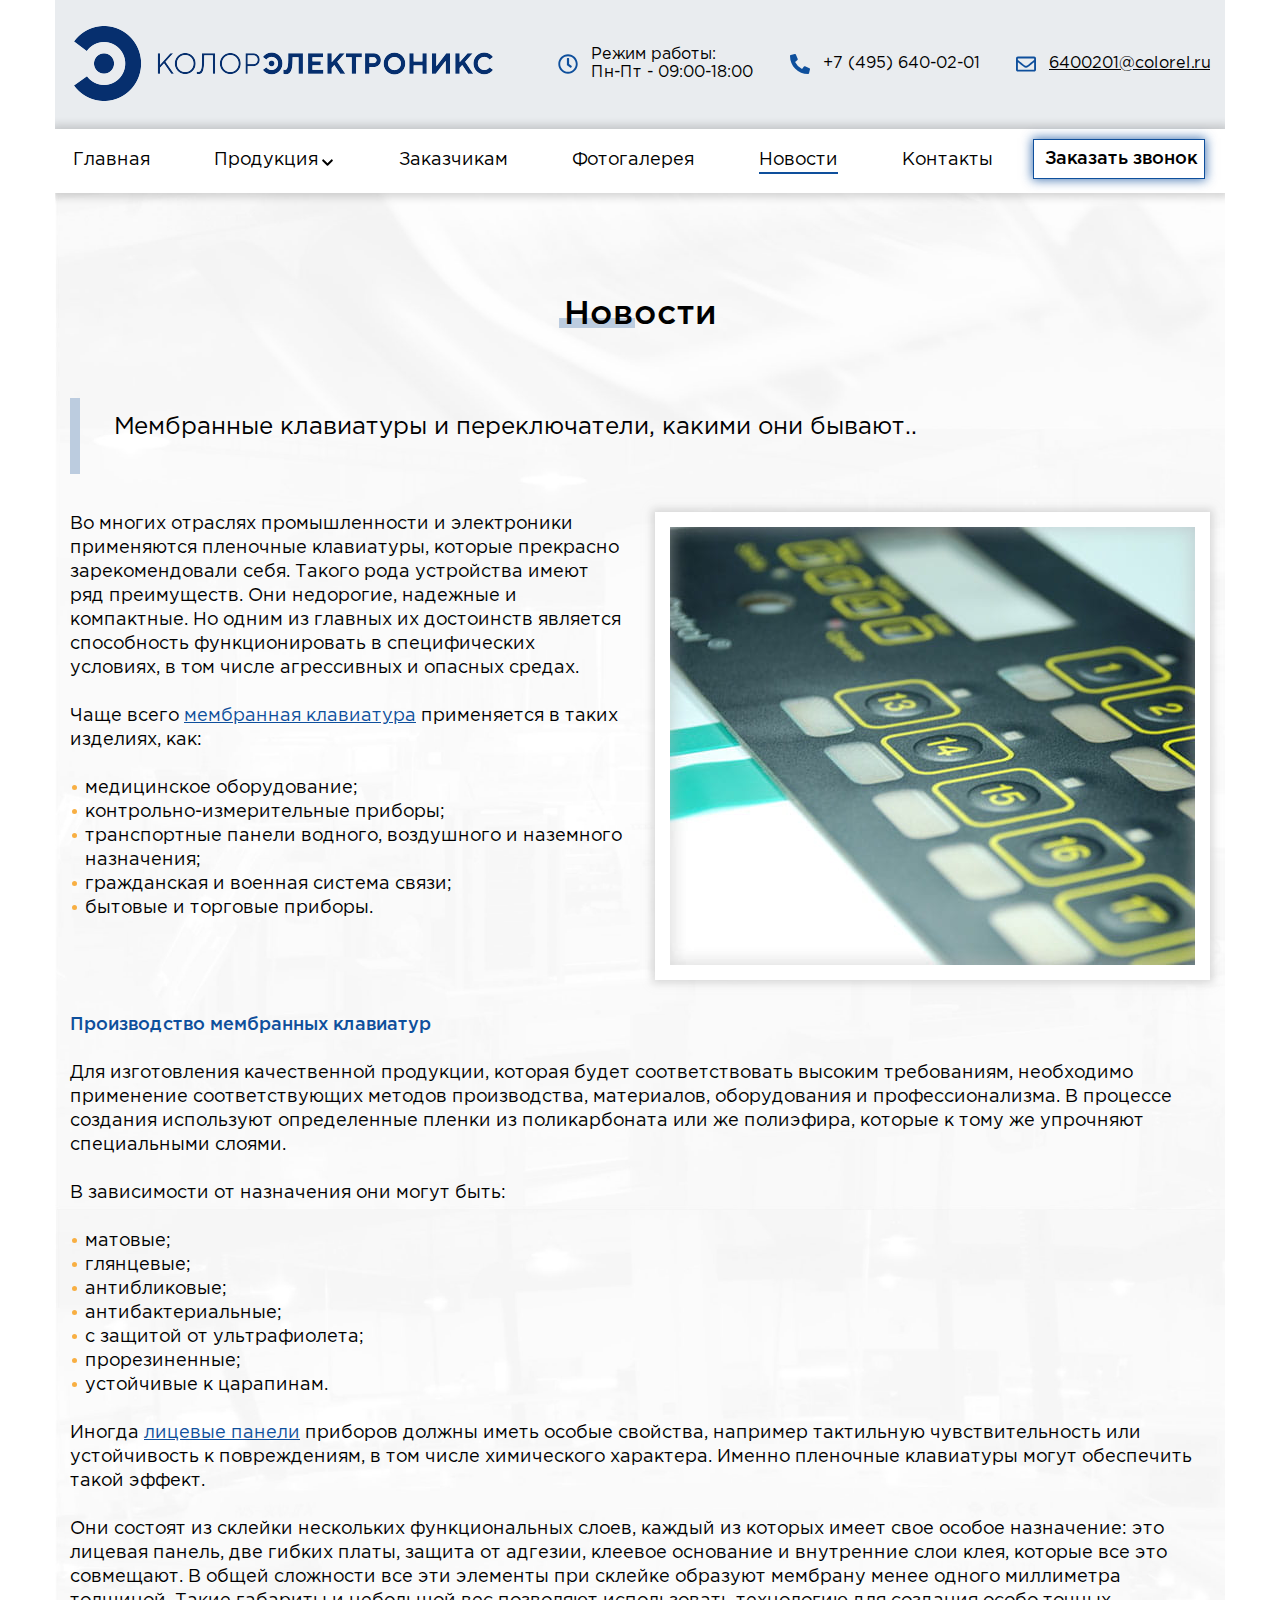
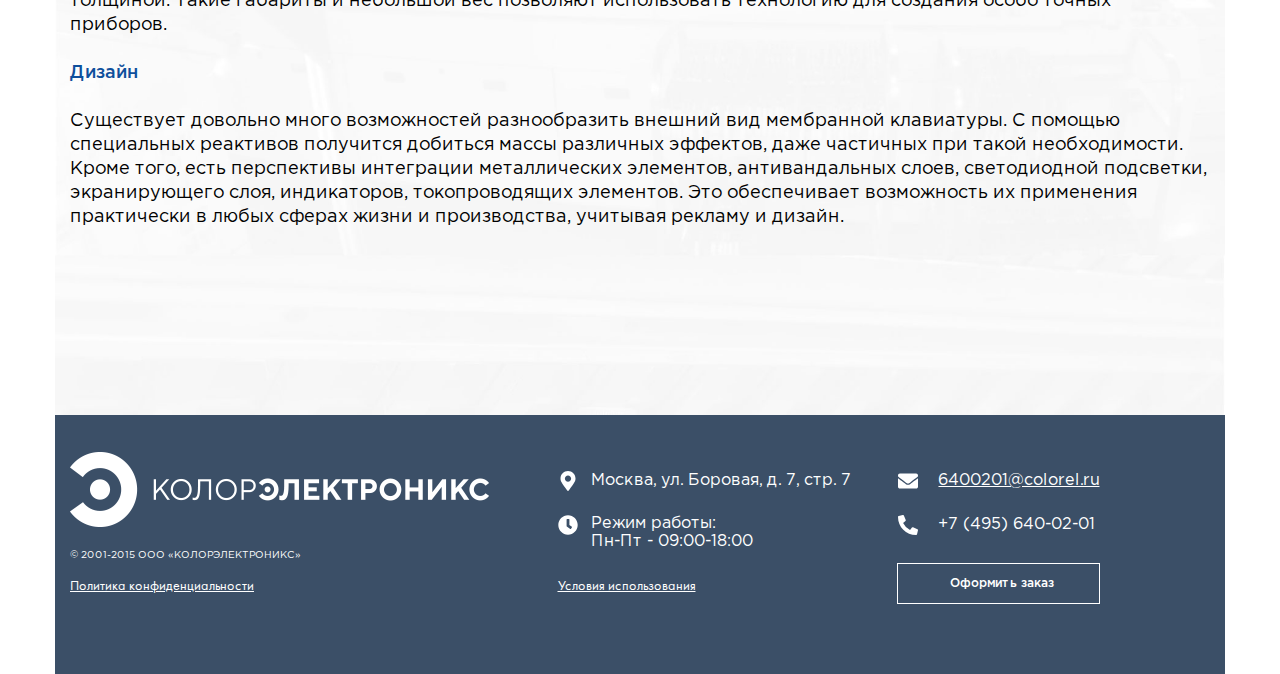
<file: news-page.html>
<!DOCTYPE html>
<html lang="ru">
    <head>
      <meta charset="utf-8">
      <meta http-equiv="X-UA-Compatible" content="IE=edge">
      <meta name="viewport" content="width=device-width, initial-scale=1">
      <link rel="icon" href="images/favicon.ico">
      <title>ColorElectronics - Новость</title>
      <link rel="icon" href="images/favicon.ico">
      <link href="css/jquery.modal.min.css" rel="stylesheet">
      <link href="css/magnific-popup.css" rel="stylesheet">
      <link href="css/slick.css" rel="stylesheet">
      <link href="css/style.css" rel="stylesheet"><!--[if lt IE 9]>
      <script src="https://oss.maxcdn.com/html5shiv/3.7.3/html5shiv.min.js"></script>
      <script src="https://oss.maxcdn.com/respond/1.4.2/respond.min.js"></script><![endif]-->
    </head>
  <body>
    <div class="wrapper body-bg">
      <header class="header">
        <div class="header__top">
          <div class="container">
            <div class="row">
              <div class="col-12">
                <div class="header__top-body">
                  <div class="header__logo"><a class="logo" href="/">
                            <picture><img src="images/logo.png" alt="ColorElectronics"></picture></a>
                  </div>
                  <div class="header__contacts">
                          <div class="icon-text">
                                  <svg class="icon icon--clock-regr ">
                                    <use xlink:href="images/icons.svg#icon--clock-regr"></use>
                                  </svg><span class="icon-text__text">Режим работы:<br>Пн-Пт - 09:00-18:00</span>
                          </div>
                          <div class="icon-text">
                                  <svg class="icon icon--phone ">
                                    <use xlink:href="images/icons.svg#icon--phone"></use>
                                  </svg><a class="icon-text__link" href="tel:+74956400201">+7 (495) 640-02-01</a>
                          </div>
                          <div class="icon-text icon-text--underline">
                                  <svg class="icon icon--envelope-reg ">
                                    <use xlink:href="images/icons.svg#icon--envelope-reg"></use>
                                  </svg><a class="icon-text__link" href="mailto:6400201@colorel.ru">6400201@colorel.ru</a>
                          </div>
                  </div>
                  <button class="header__btn" type="button"><span class="visually-hidden">Открыть меню</span><span class="header__btn-visual"></span></button>
                </div>
              </div>
            </div>
          </div>
        </div>
        <div class="header__body-menu">
          <div class="container">
            <div class="row">
              <div class="col-12">
                <div class="header__body-menu-action">
                  <div><a class="btn btn--no-bg modal-link" href="#modal_contact" role="button" target="_blank"><span class="btn__text">Заказать звонок</span></a>
                  </div>
                  <button class="header__btn" type="button"><span class="visually-hidden">Открыть меню</span><span class="header__btn-visual"></span></button>
                </div>
              </div>
            </div>
          </div>
        </div>
        <div class="header__body">
          <div class="container">
            <div class="row align-items-center">
              <div class="col-12">
                <div class="header__menu">
                  <nav class="menu">
                    <ul class="menu__list">
                      <li class="menu__item"><a class="menu__item-link" href="/">Главная</a></li>
                      <li class="menu__item menu__item--dropdown"><a class="menu__item-link menu__item-link--dropdown" href="catalog">Продукция</a>
                        <div>
                          <ul class="menu__list menu__level-2">
                            <li><a href="commodity">Пленочные клавиатуры</a></li>
                            <li><a href="commodity">Приборные панели</a></li>
                            <li><a href="commodity">Лицевые панели</a></li>
                            <li><a href="commodity">Гибкие платы</a></li>
                            <li><a href="commodity">Шильды и наклейки</a></li>
                            <li><a href="commodity">Нагревательные элементы</a></li>
                          </ul>
                        </div>
                      </li>
                      <li class="menu__item"><a class="menu__item-link" href="clients">Заказчикам</a></li>
                      <li class="menu__item"><a class="menu__item-link" href="photo-gallery">Фотогалерея</a></li>
                      <li class="menu__item menu__item--active"><a class="menu__item-link" href="news">Новости</a></li>
                      <li class="menu__item"><a class="menu__item-link" href="contacts">Контакты</a></li>
                    </ul>
                  </nav>
                  <div><a class="btn btn--no-bg modal-link" href="#modal_contact" role="button" target="_blank"><span class="btn__text">Заказать звонок</span></a>
                  </div><a class="header__tel" href="tel:+74956400201">+7 (495) 640-02-01</a>
                </div>
              </div>
            </div>
          </div>
        </div>
      </header>
      <section class="news-page">
        <div class="container">
          <div class="row">
            <div class="col-12">
                    <div class="title title--center">
                      <h1 class="h2 title__text">Новости</h1>
                    </div>
              <div class="news-page__lead">
                <p>Мембранные клавиатуры и переключатели, какими они бывают..</p>
              </div>
            </div>
          </div>
        </div>
        <div class="news-page__info">
          <div class="container">
            <div class="row">
              <div class="col-12 col-md-6">
                <p class="text">Во многих отраслях промышленности и электроники применяются пленочные клавиатуры, которые прекрасно зарекомендовали себя. Такого рода устройства имеют ряд преимуществ. Они недорогие, надежные и компактные. Но одним из главных их достоинств является способность функционировать в специфических условиях, в том числе агрессивных и опасных средах.</p>
                <p class="text"> Чаще всего <a class="news-page__link" href="#" target="_blank">мембранная клавиатура</a> применяется в таких изделиях, как:</p>
                <ul class="news-page__list">
                  <li class="news-page__list-item">
                    <p class="text">медицинское оборудование;</p>
                  </li>
                  <li class="news-page__list-item">
                    <p class="text">контрольно-измерительные приборы;</p>
                  </li>
                  <li class="news-page__list-item">
                    <p class="text">транспортные панели водного, воздушного и наземного назначения;</p>
                  </li>
                  <li class="news-page__list-item">
                    <p class="text">гражданская и военная система связи;</p>
                  </li>
                  <li class="news-page__list-item">
                    <p class="text">бытовые и торговые приборы.</p>
                  </li>
                </ul>
              </div>
              <div class="col-12 col-md-6">
                <div class="news-page__img"><img src="images/news-page-img.jpg" alt="image"></div>
              </div>
            </div>
          </div>
        </div>
        <div class="container">
          <div class="row">
            <div class="col-12">
              <h2 class="news-page__title">Производство мембранных клавиатур</h2>
              <p class="text">Для изготовления качественной продукции, которая будет соответствовать высоким требованиям, необходимо применение соответствующих методов производства, материалов, оборудования и профессионализма. В процессе создания используют определенные пленки из поликарбоната или же полиэфира, которые к тому же упрочняют специальными слоями.</p>
              <p class="text">В зависимости от назначения они могут быть:</p>
              <ul class="news-page__list">
                <li class="news-page__list-item">
                  <p class="text">матовые;</p>
                </li>
                <li class="news-page__list-item">
                  <p class="text">глянцевые;</p>
                </li>
                <li class="news-page__list-item">
                  <p class="text">антибликовые;</p>
                </li>
                <li class="news-page__list-item">
                  <p class="text">антибактериальные;</p>
                </li>
                <li class="news-page__list-item">
                  <p class="text">с защитой от ультрафиолета;</p>
                </li>
                <li class="news-page__list-item">
                  <p class="text">прорезиненные;</p>
                </li>
                <li class="news-page__list-item">
                  <p class="text">устойчивые к царапинам.</p>
                </li>
              </ul>
              <p class="text">Иногда <a class="news-page__link" href="#" target="_blank">лицевые панели</a> приборов должны иметь особые свойства, например тактильную чувствительность или устойчивость к повреждениям, в том числе химического характера. Именно пленочные клавиатуры могут обеспечить такой эффект.</p>
              <p class="text">Они состоят из склейки нескольких функциональных слоев, каждый из которых имеет свое особое назначение: это лицевая панель, две гибких платы, защита от адгезии, клеевое основание и внутренние слои клея, которые все это совмещают. В общей сложности все эти элементы при склейке образуют мембрану менее одного миллиметра толщиной. Такие габариты и небольшой вес позволяют использовать технологию для создания особо точных приборов.</p>
              <h2 class="news-page__title">Дизайн</h2>
              <p class="text">Существует довольно много возможностей разнообразить внешний вид мембранной клавиатуры. С помощью специальных реактивов получится добиться массы различных эффектов, даже частичных при такой необходимости. Кроме того, есть перспективы интеграции металлических элементов, антивандальных слоев, светодиодной подсветки, экранирующего слоя, индикаторов, токопроводящих элементов. Это обеспечивает возможность их применения практически в любых сферах жизни и производства, учитывая рекламу и дизайн.</p>
            </div>
          </div>
        </div>
      </section>
      <footer class="footer">
        <div class="container">
          <div class="row">
            <div class="col-md-4 col-lg-5">
              <div class="footer__logo"><a class="logo" href="/">
                        <picture><img src="images/logo-white.png" alt="ColorElectronics"></picture></a>
                <p class="footer__copy">&copy;&nbsp;2001-2015&nbsp;ООО &laquo;КОЛОРЭЛЕКТРОНИКС&raquo;</p>
              </div>
            </div>
            <div class="col-md-4 col-lg-4">
              <div class="footer__info">
                      <div class="icon-text icon-text--white">
                              <svg class="icon icon--map-marker ">
                                <use xlink:href="images/icons.svg#icon--map-marker"></use>
                              </svg><span class="icon-text__text">Москва, ул. Боровая, д.&nbsp;7, стр.&nbsp;7</span>
                      </div>
                      <div class="icon-text icon-text--white icon-text--no-center">
                              <svg class="icon icon--clock-solid ">
                                <use xlink:href="images/icons.svg#icon--clock-solid"></use>
                              </svg><span class="icon-text__text">Режим работы:<br>Пн-Пт - 09:00-18:00</span>
                      </div>
              </div>
            </div>
            <div class="col-md-4 col-lg-3">
              <div class="footer__pos-contact">
                <div class="footer__info">
                        <div class="icon-text icon-text--underline icon-text--white icon-text--mr20 ">
                                <svg class="icon icon--envelope ">
                                  <use xlink:href="images/icons.svg#icon--envelope"></use>
                                </svg><a class="icon-text__link" href="mailto:6400201@colorel.ru">6400201@colorel.ru</a>
                        </div>
                        <div class="icon-text icon-text--white icon-text--mr20 ">
                                <svg class="icon icon--phone ">
                                  <use xlink:href="images/icons.svg#icon--phone"></use>
                                </svg><a class="icon-text__link" href="tel:+74956400201">+7 (495) 640-02-01</a>
                        </div>
                </div>
              </div>
            </div>
          </div>
          <div class="row align-items-center">
            <div class="col-md-4 col-lg-5 order-2 order-md-1"><a class="footer__link" href="#">Политика конфиденциальности</a></div>
            <div class="col-md-4 col-lg-4 order-3 order-md-2"><a class="footer__link" href="#">Условия использования</a></div>
            <div class="col-md-4 col-lg-3 order-1 order-md-3">
              <div class="footer__pos-btn"><a class="btn btn--flat" href="#" role="button" target="_blank"><span class="btn__text">Оформить заказ</span></a>
              </div>
            </div>
          </div>
        </div>
      </footer>
      <div class="modal modal-form" id="modal_contact">
        <div class="modal-form__top">
          <p class="modal-form__title">Оставьте Ваши контакты</p><span class="modal-form__text">и мы свяжемся с Вами в ближайшее время!</span>
        </div>
        <div class="modal-form__body">
          <div class="form form--contact">
            <form class="form__form" action="#" method="post">
              <div class="form__body">
                <div class="form__item">
                        <div class="input">
                          <input class="input__input" type="text" name="name_2" id="name_2"><span class="input__placeholder">Ваше имя <span>*</span></span>
                        </div>
                </div>
                <div class="form__item">
                        <div class="input input--phone">
                          <input class="input__input" type="tel" name="tel_2" id="tel_2"><span class="input__placeholder">Ваш номер телефона <span>*</span></span>
                        </div>
                </div>
                <div class="form__item">
                        <div class="input">
                          <input class="input__input" type="email" name="email_2" id="email_2"><span class="input__placeholder">Ваша электронная почта</span>
                        </div>
                </div>
                <div class="form__textarea">
                        <fieldset class="textarea">
                          <textarea class="textarea__textarea" id="message_2" name="message_2" rows="4"></textarea><span class="textarea__placeholder">Ваше сообщение</span>
                        </fieldset>
                </div>
              </div>
              <div class="form__check">
                      <div class="checkbox">
                        <label for="accept_2">
                          <input type="checkbox" name="accept_2" id="accept_2"><span></span>
                        </label>
                      </div>
                <p class="form__check-text">Я принимаю <a class="form__check-link" href="#" target="_blank">Политику конфиденциальности</a></p>
              </div>
              <div class="forma__action">
                      <button class="btn" type="submit"><span class="btn__text">Отправить</span>
                      </button>
              </div>
            </form>
          </div>
        </div>
      </div>
      <div class="to-top">
              <svg class="icon icon--arrow-up-solid ">
                <use xlink:href="images/icons.svg#icon--arrow-up-solid"></use>
              </svg>
      </div>
    </div>
    <script src="https://ajax.googleapis.com/ajax/libs/jquery/2.2.4/jquery.min.js"></script>
    <script src="js/jquery.modal.min.js"></script>
    <script src="js/slick.min.js"></script>
    <script src="js/jquery.magnific-popup.min.js"></script>
    <script src="js/jquery.mask.min.js"></script>
    <script src="js/jquery.montage.min.js"></script>
    <script src="js/svg4everybody.min.js"></script>
    <script>$(document).ready(function () {	svg4everybody({});});</script>
    <script src="js/script.js"></script>
  </body>
</html>
</file>
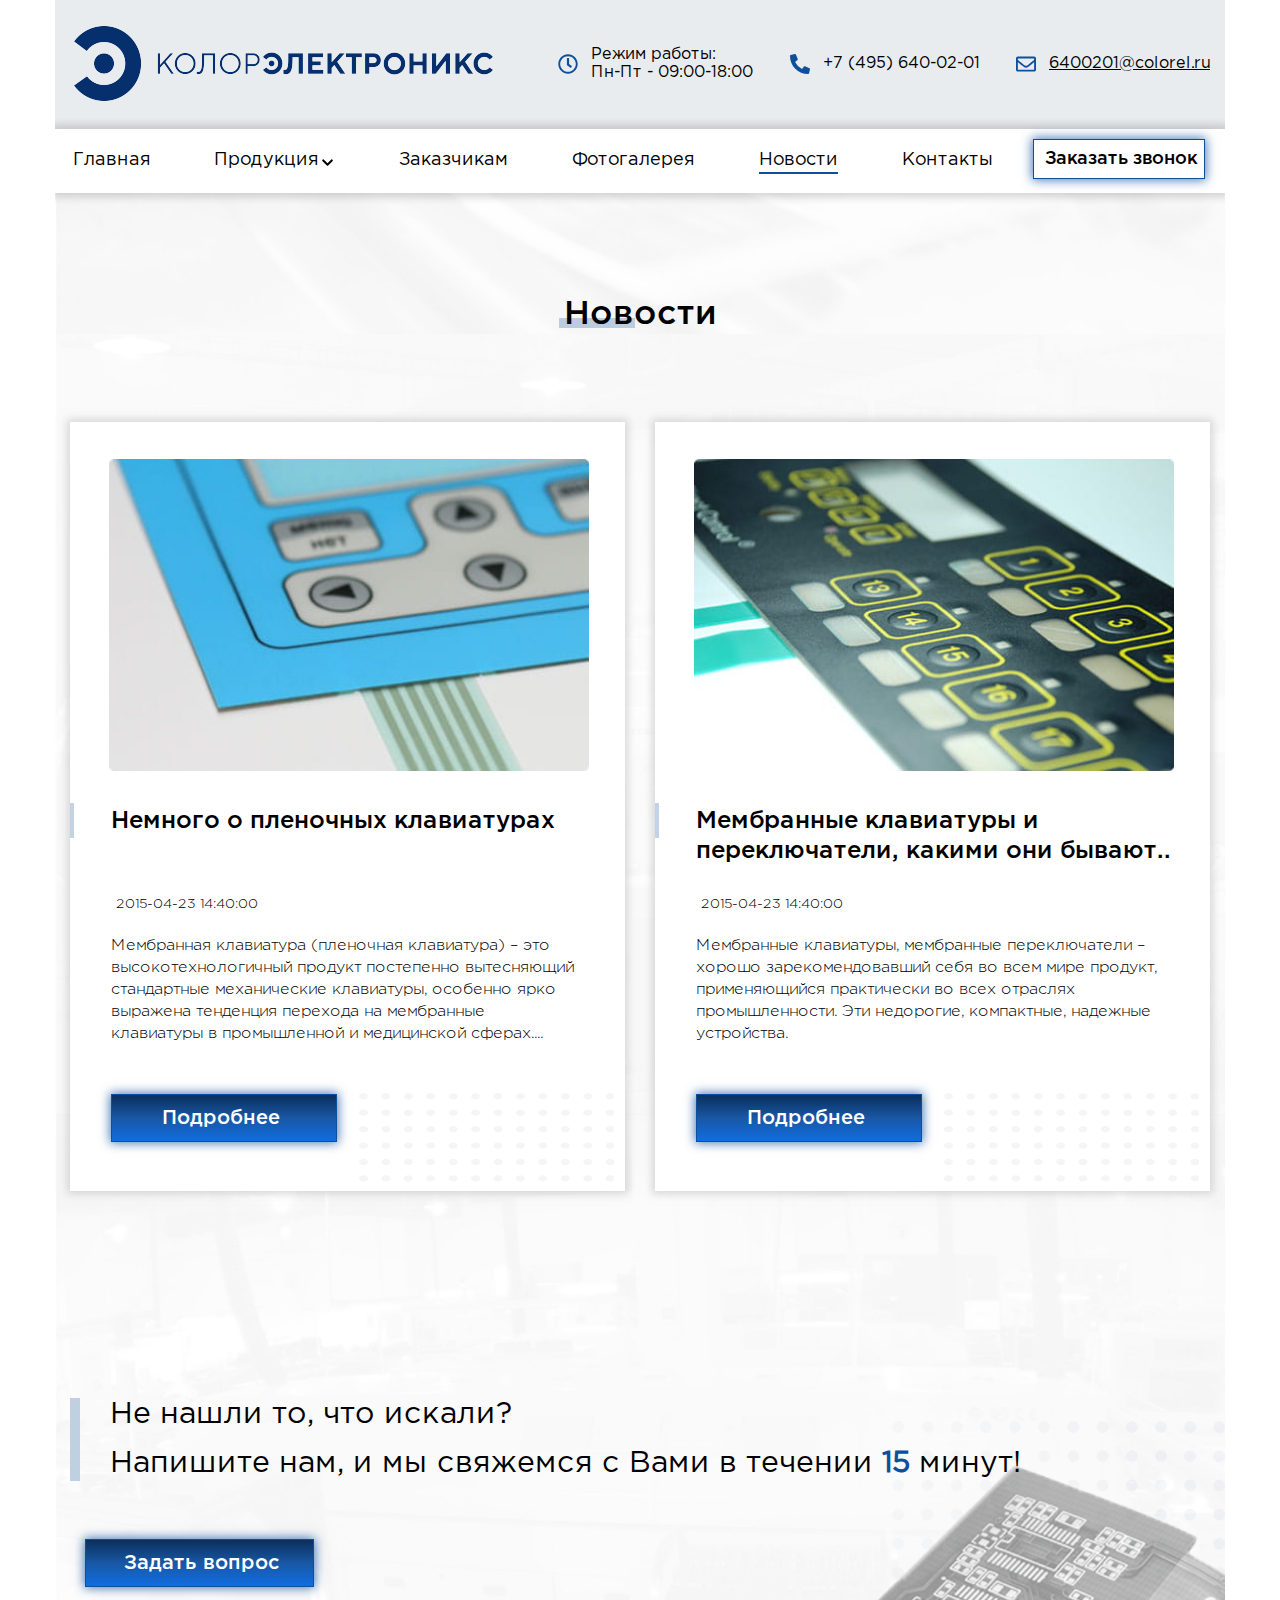
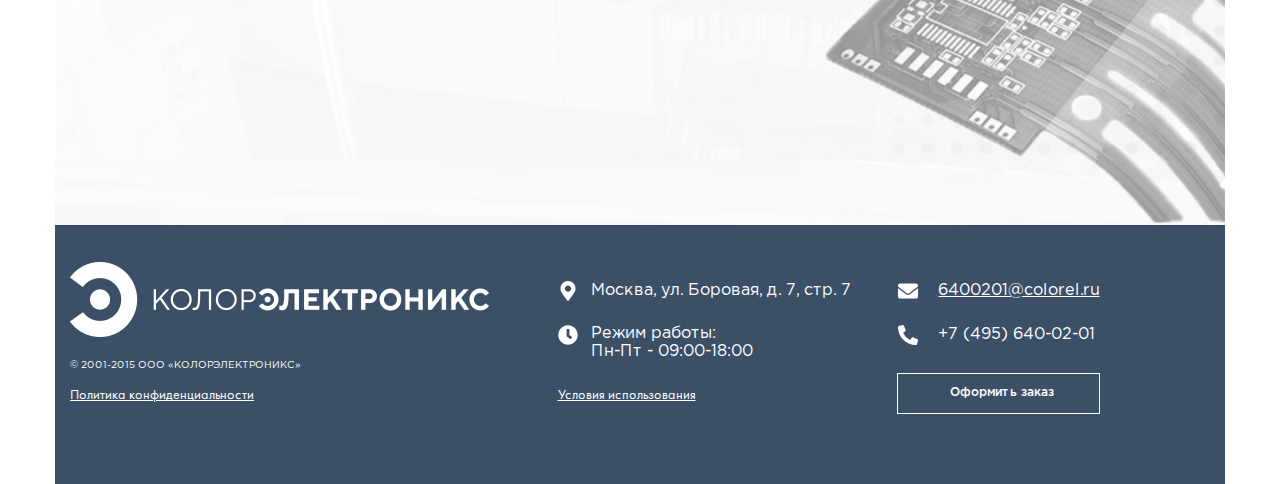
<file: news.html>
<!DOCTYPE html>
<html lang="ru">
    <head>
      <meta charset="utf-8">
      <meta http-equiv="X-UA-Compatible" content="IE=edge">
      <meta name="viewport" content="width=device-width, initial-scale=1">
      <link rel="icon" href="images/favicon.ico">
      <title>ColorElectronics - Новости</title>
      <link rel="icon" href="images/favicon.ico">
      <link href="css/jquery.modal.min.css" rel="stylesheet">
      <link href="css/magnific-popup.css" rel="stylesheet">
      <link href="css/slick.css" rel="stylesheet">
      <link href="css/style.css" rel="stylesheet"><!--[if lt IE 9]>
      <script src="https://oss.maxcdn.com/html5shiv/3.7.3/html5shiv.min.js"></script>
      <script src="https://oss.maxcdn.com/respond/1.4.2/respond.min.js"></script><![endif]-->
    </head>
  <body>
    <div class="wrapper body-bg">
      <header class="header">
        <div class="header__top">
          <div class="container">
            <div class="row">
              <div class="col-12">
                <div class="header__top-body">
                  <div class="header__logo"><a class="logo" href="/">
                            <picture><img src="images/logo.png" alt="ColorElectronics"></picture></a>
                  </div>
                  <div class="header__contacts">
                          <div class="icon-text">
                                  <svg class="icon icon--clock-regr ">
                                    <use xlink:href="images/icons.svg#icon--clock-regr"></use>
                                  </svg><span class="icon-text__text">Режим работы:<br>Пн-Пт - 09:00-18:00</span>
                          </div>
                          <div class="icon-text">
                                  <svg class="icon icon--phone ">
                                    <use xlink:href="images/icons.svg#icon--phone"></use>
                                  </svg><a class="icon-text__link" href="tel:+74956400201">+7 (495) 640-02-01</a>
                          </div>
                          <div class="icon-text icon-text--underline">
                                  <svg class="icon icon--envelope-reg ">
                                    <use xlink:href="images/icons.svg#icon--envelope-reg"></use>
                                  </svg><a class="icon-text__link" href="mailto:6400201@colorel.ru">6400201@colorel.ru</a>
                          </div>
                  </div>
                  <button class="header__btn" type="button"><span class="visually-hidden">Открыть меню</span><span class="header__btn-visual"></span></button>
                </div>
              </div>
            </div>
          </div>
        </div>
        <div class="header__body-menu">
          <div class="container">
            <div class="row">
              <div class="col-12">
                <div class="header__body-menu-action">
                  <div><a class="btn btn--no-bg modal-link" href="#modal_contact" role="button" target="_blank"><span class="btn__text">Заказать звонок</span></a>
                  </div>
                  <button class="header__btn" type="button"><span class="visually-hidden">Открыть меню</span><span class="header__btn-visual"></span></button>
                </div>
              </div>
            </div>
          </div>
        </div>
        <div class="header__body">
          <div class="container">
            <div class="row align-items-center">
              <div class="col-12">
                <div class="header__menu">
                  <nav class="menu">
                    <ul class="menu__list">
                      <li class="menu__item"><a class="menu__item-link" href="/">Главная</a></li>
                      <li class="menu__item menu__item--dropdown"><a class="menu__item-link menu__item-link--dropdown" href="catalog">Продукция</a>
                        <div>
                          <ul class="menu__list menu__level-2">
                            <li><a href="commodity">Пленочные клавиатуры</a></li>
                            <li><a href="commodity">Приборные панели</a></li>
                            <li><a href="commodity">Лицевые панели</a></li>
                            <li><a href="commodity">Гибкие платы</a></li>
                            <li><a href="commodity">Шильды и наклейки</a></li>
                            <li><a href="commodity">Нагревательные элементы</a></li>
                          </ul>
                        </div>
                      </li>
                      <li class="menu__item"><a class="menu__item-link" href="clients">Заказчикам</a></li>
                      <li class="menu__item"><a class="menu__item-link" href="photo-gallery">Фотогалерея</a></li>
                      <li class="menu__item menu__item--active"><a class="menu__item-link" href="news">Новости</a></li>
                      <li class="menu__item"><a class="menu__item-link" href="contacts">Контакты</a></li>
                    </ul>
                  </nav>
                  <div><a class="btn btn--no-bg modal-link" href="#modal_contact" role="button" target="_blank"><span class="btn__text">Заказать звонок</span></a>
                  </div><a class="header__tel" href="tel:+74956400201">+7 (495) 640-02-01</a>
                </div>
              </div>
            </div>
          </div>
        </div>
      </header>
      <section class="news">
        <div class="container">
          <div class="row">
            <div class="col-12">
                    <div class="title title--center">
                      <h1 class="h2 title__text">Новости</h1>
                    </div>
            </div>
          </div>
        </div>
        <div class="news__list">
          <div class="container">
            <div class="row">
              <div class="col-12 col-md-6">
                      <div class="news-item">
                        <div class="news-item__img"><img src="images/news-item-img-1.jpg" alt="picture"></div>
                        <h2 class="news-item__title">Немного о пленочных клавиатурах</h2>
                        <div class="news-item__info">
                          <p class="news-item__date">2015-04-23 14:40:00</p>
                          <p class="news-item__desc">Мембранная клавиатура (пленочная клавиатура) – это высокотехнологичный продукт постепенно вытесняющий стандартные механические клавиатуры, особенно ярко выражена тенденция перехода на мембранные клавиатуры в промышленной и медицинской сферах....</p><a class="btn" href="news-page.html" role="button" target="_blank"><span class="btn__text">Подробнее</span></a>
                        </div>
                      </div>
              </div>
              <div class="col-12 col-md-6">
                      <div class="news-item">
                        <div class="news-item__img"><img src="images/news-item-img-2.jpg" alt="picture"></div>
                        <h2 class="news-item__title">Мембранные клавиатуры и переключатели, какими они бывают..</h2>
                        <div class="news-item__info">
                          <p class="news-item__date">2015-04-23 14:40:00</p>
                          <p class="news-item__desc">Мембранные клавиатуры, мембранные переключатели – хорошо зарекомендовавший себя во всем мире продукт, применяющийся практически во всех отраслях промышленности. Эти недорогие, компактные, надежные устройства.</p><a class="btn" href="news-page.html" role="button" target="_blank"><span class="btn__text">Подробнее</span></a>
                        </div>
                      </div>
              </div>
            </div>
          </div>
        </div>
      </section>
      <div class="ask-qustion micro">
        <div class="container">
          <div class="row">
            <div class="col-12">
              <div class="ask-qustion__qustions">
                <p class="text">Не нашли то, что искали?</p>
                <p class="text">Напишите нам, и мы свяжемся с Вами в течении  <span> <b>15 </b></span>минут!</p>
              </div><a class="btn" href="#" role="button" target="_blank"><span class="btn__text">Задать вопрос</span></a>
            </div>
          </div>
        </div>
      </div>
      <footer class="footer">
        <div class="container">
          <div class="row">
            <div class="col-md-4 col-lg-5">
              <div class="footer__logo"><a class="logo" href="/">
                        <picture><img src="images/logo-white.png" alt="ColorElectronics"></picture></a>
                <p class="footer__copy">&copy;&nbsp;2001-2015&nbsp;ООО &laquo;КОЛОРЭЛЕКТРОНИКС&raquo;</p>
              </div>
            </div>
            <div class="col-md-4 col-lg-4">
              <div class="footer__info">
                      <div class="icon-text icon-text--white">
                              <svg class="icon icon--map-marker ">
                                <use xlink:href="images/icons.svg#icon--map-marker"></use>
                              </svg><span class="icon-text__text">Москва, ул. Боровая, д.&nbsp;7, стр.&nbsp;7</span>
                      </div>
                      <div class="icon-text icon-text--white icon-text--no-center">
                              <svg class="icon icon--clock-solid ">
                                <use xlink:href="images/icons.svg#icon--clock-solid"></use>
                              </svg><span class="icon-text__text">Режим работы:<br>Пн-Пт - 09:00-18:00</span>
                      </div>
              </div>
            </div>
            <div class="col-md-4 col-lg-3">
              <div class="footer__pos-contact">
                <div class="footer__info">
                        <div class="icon-text icon-text--underline icon-text--white icon-text--mr20 ">
                                <svg class="icon icon--envelope ">
                                  <use xlink:href="images/icons.svg#icon--envelope"></use>
                                </svg><a class="icon-text__link" href="mailto:6400201@colorel.ru">6400201@colorel.ru</a>
                        </div>
                        <div class="icon-text icon-text--white icon-text--mr20 ">
                                <svg class="icon icon--phone ">
                                  <use xlink:href="images/icons.svg#icon--phone"></use>
                                </svg><a class="icon-text__link" href="tel:+74956400201">+7 (495) 640-02-01</a>
                        </div>
                </div>
              </div>
            </div>
          </div>
          <div class="row align-items-center">
            <div class="col-md-4 col-lg-5 order-2 order-md-1"><a class="footer__link" href="#">Политика конфиденциальности</a></div>
            <div class="col-md-4 col-lg-4 order-3 order-md-2"><a class="footer__link" href="#">Условия использования</a></div>
            <div class="col-md-4 col-lg-3 order-1 order-md-3">
              <div class="footer__pos-btn"><a class="btn btn--flat" href="#" role="button" target="_blank"><span class="btn__text">Оформить заказ</span></a>
              </div>
            </div>
          </div>
        </div>
      </footer>
      <div class="modal modal-form" id="modal_contact">
        <div class="modal-form__top">
          <p class="modal-form__title">Оставьте Ваши контакты</p><span class="modal-form__text">и мы свяжемся с Вами в ближайшее время!</span>
        </div>
        <div class="modal-form__body">
          <div class="form form--contact">
            <form class="form__form" action="#" method="post">
              <div class="form__body">
                <div class="form__item">
                        <div class="input">
                          <input class="input__input" type="text" name="name_2" id="name_2"><span class="input__placeholder">Ваше имя <span>*</span></span>
                        </div>
                </div>
                <div class="form__item">
                        <div class="input input--phone">
                          <input class="input__input" type="tel" name="tel_2" id="tel_2"><span class="input__placeholder">Ваш номер телефона <span>*</span></span>
                        </div>
                </div>
                <div class="form__item">
                        <div class="input">
                          <input class="input__input" type="email" name="email_2" id="email_2"><span class="input__placeholder">Ваша электронная почта</span>
                        </div>
                </div>
                <div class="form__textarea">
                        <fieldset class="textarea">
                          <textarea class="textarea__textarea" id="message_2" name="message_2" rows="4"></textarea><span class="textarea__placeholder">Ваше сообщение</span>
                        </fieldset>
                </div>
              </div>
              <div class="form__check">
                      <div class="checkbox">
                        <label for="accept_2">
                          <input type="checkbox" name="accept_2" id="accept_2"><span></span>
                        </label>
                      </div>
                <p class="form__check-text">Я принимаю <a class="form__check-link" href="#" target="_blank">Политику конфиденциальности</a></p>
              </div>
              <div class="forma__action">
                      <button class="btn" type="submit"><span class="btn__text">Отправить</span>
                      </button>
              </div>
            </form>
          </div>
        </div>
      </div>
      <div class="to-top">
              <svg class="icon icon--arrow-up-solid ">
                <use xlink:href="images/icons.svg#icon--arrow-up-solid"></use>
              </svg>
      </div>
    </div>
    <script src="https://ajax.googleapis.com/ajax/libs/jquery/2.2.4/jquery.min.js"></script>
    <script src="js/jquery.modal.min.js"></script>
    <script src="js/slick.min.js"></script>
    <script src="js/jquery.magnific-popup.min.js"></script>
    <script src="js/jquery.mask.min.js"></script>
    <script src="js/jquery.montage.min.js"></script>
    <script src="js/svg4everybody.min.js"></script>
    <script>$(document).ready(function () {	svg4everybody({});});</script>
    <script src="js/script.js"></script>
  </body>
</html>
</file>
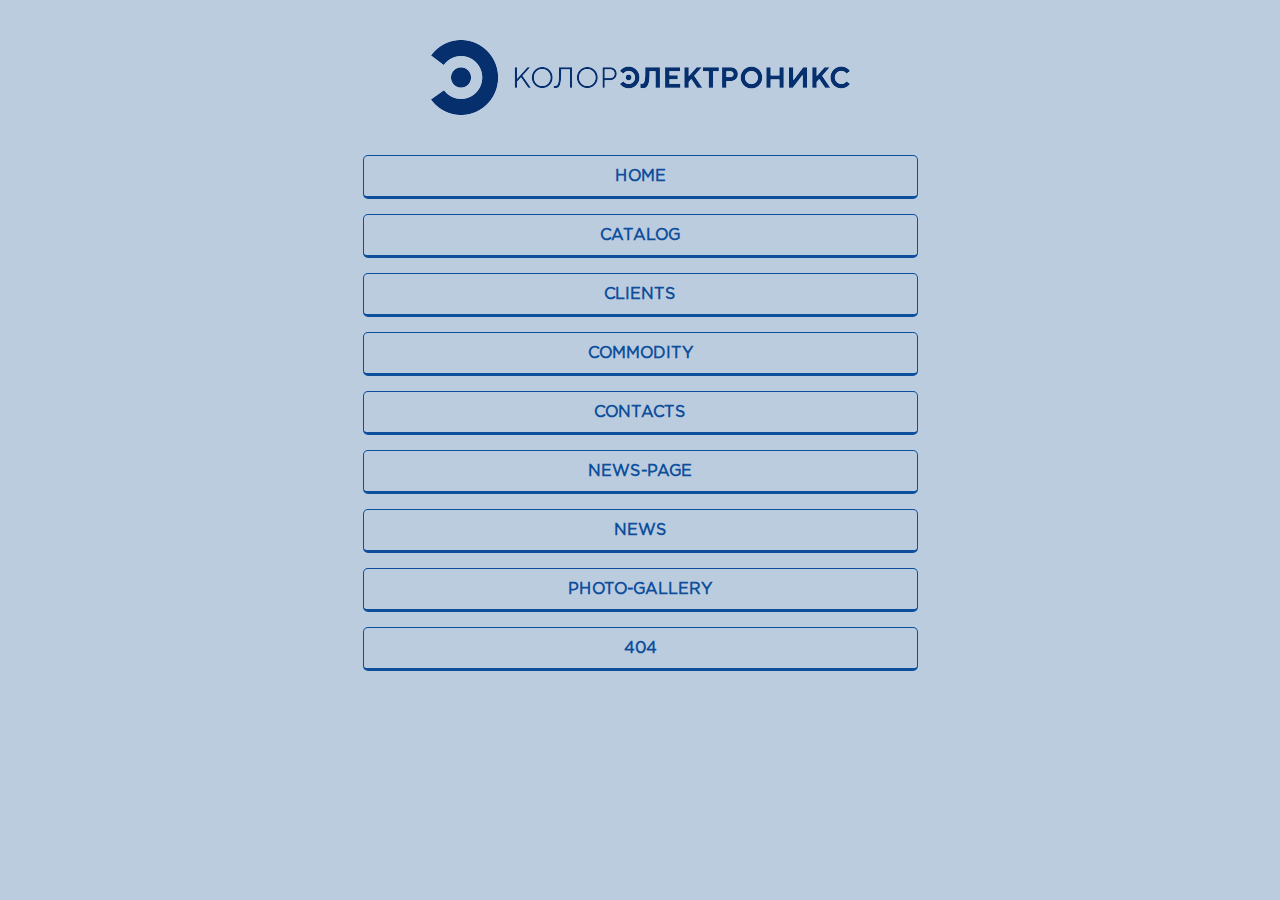
<file: pages-list.html>
<!DOCTYPE html>
<html lang="ru">
    <head>
      <meta charset="utf-8">
      <meta http-equiv="X-UA-Compatible" content="IE=edge">
      <meta name="viewport" content="width=device-width, initial-scale=1">
      <link rel="icon" href="images/favicon.ico">
      <title>Zen mobile agency</title>
      <link rel="icon" href="images/favicon.ico">
      <link href="css/jquery.modal.min.css" rel="stylesheet">
      <link href="css/magnific-popup.css" rel="stylesheet">
      <link href="css/slick.css" rel="stylesheet">
      <link href="css/style.css" rel="stylesheet"><!--[if lt IE 9]>
      <script src="https://oss.maxcdn.com/html5shiv/3.7.3/html5shiv.min.js"></script>
      <script src="https://oss.maxcdn.com/respond/1.4.2/respond.min.js"></script><![endif]-->
    </head>
  <body>
    <div class="intro-page">
      <div class="container">
        <div class="row justify-content-center">
          <div class="col-12 col-lg-6">
            <div class="intro-page__top"><a class="logo" href="/">
                    <picture><img src="images/logo.png" alt="ColorElectronics"></picture></a>
            </div>
            <ul class="intro-page__list">
              <li class="intro-page__item"><a href="index" target="_blank">home</a></li>
              <li class="intro-page__item"><a href="catalog" target="_blank">catalog</a></li>
              <li class="intro-page__item"><a href="clients" target="_blank">clients</a></li>
              <li class="intro-page__item"><a href="commodity" target="_blank">commodity</a></li>
              <li class="intro-page__item"><a href="contacts" target="_blank">contacts</a></li>
              <li class="intro-page__item"><a href="news-page" target="_blank">news-page</a></li>
              <li class="intro-page__item"><a href="news" target="_blank">news</a></li>
              <li class="intro-page__item"><a href="photo-gallery" target="_blank">photo-gallery</a></li>
              <li class="intro-page__item"><a href="404" target="_blank">404</a></li>
            </ul>
          </div>
        </div>
      </div>
    </div>
    <script src="https://ajax.googleapis.com/ajax/libs/jquery/2.2.4/jquery.min.js"></script>
    <script src="js/jquery.modal.min.js"></script>
    <script src="js/slick.min.js"></script>
    <script src="js/jquery.magnific-popup.min.js"></script>
    <script src="js/jquery.mask.min.js"></script>
    <script src="js/jquery.montage.min.js"></script>
    <script src="js/svg4everybody.min.js"></script>
    <script>$(document).ready(function () {	svg4everybody({});});</script>
    <script src="js/script.js"></script>
  </body>
</html>
</file>
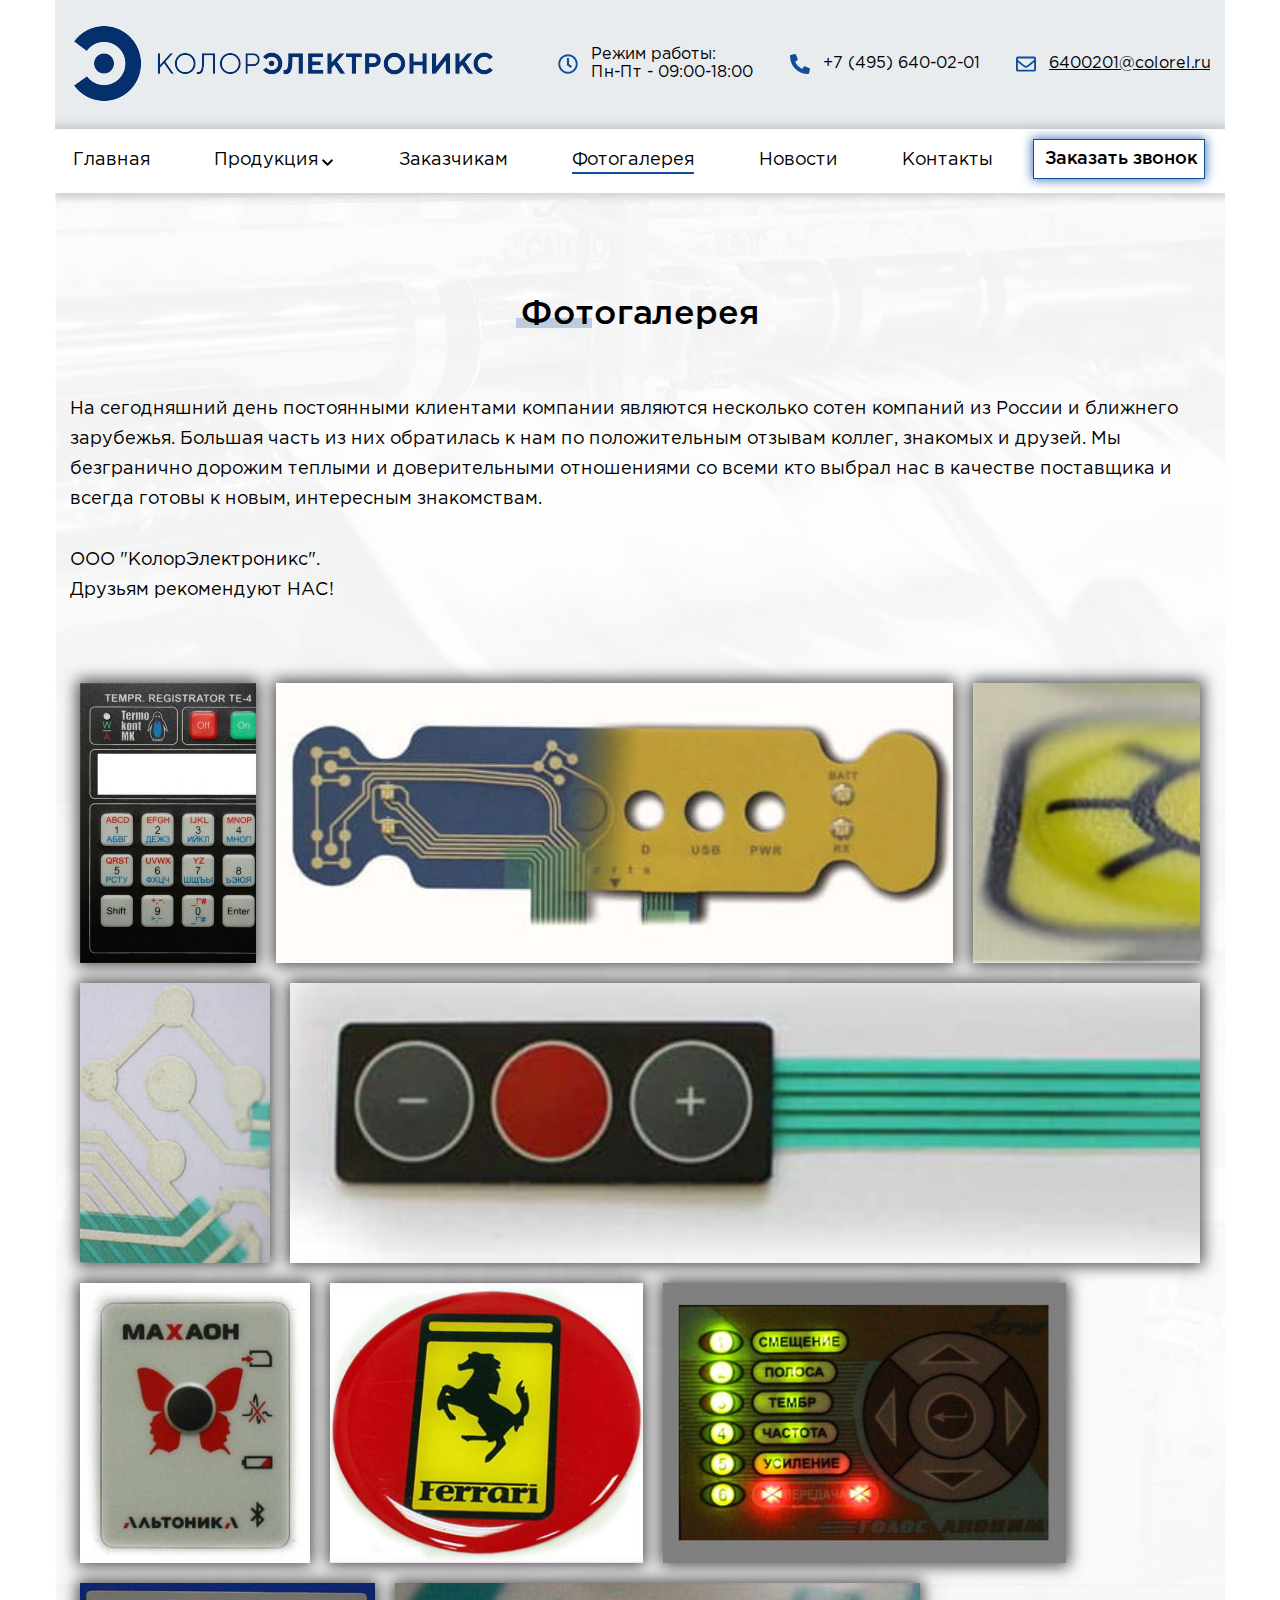
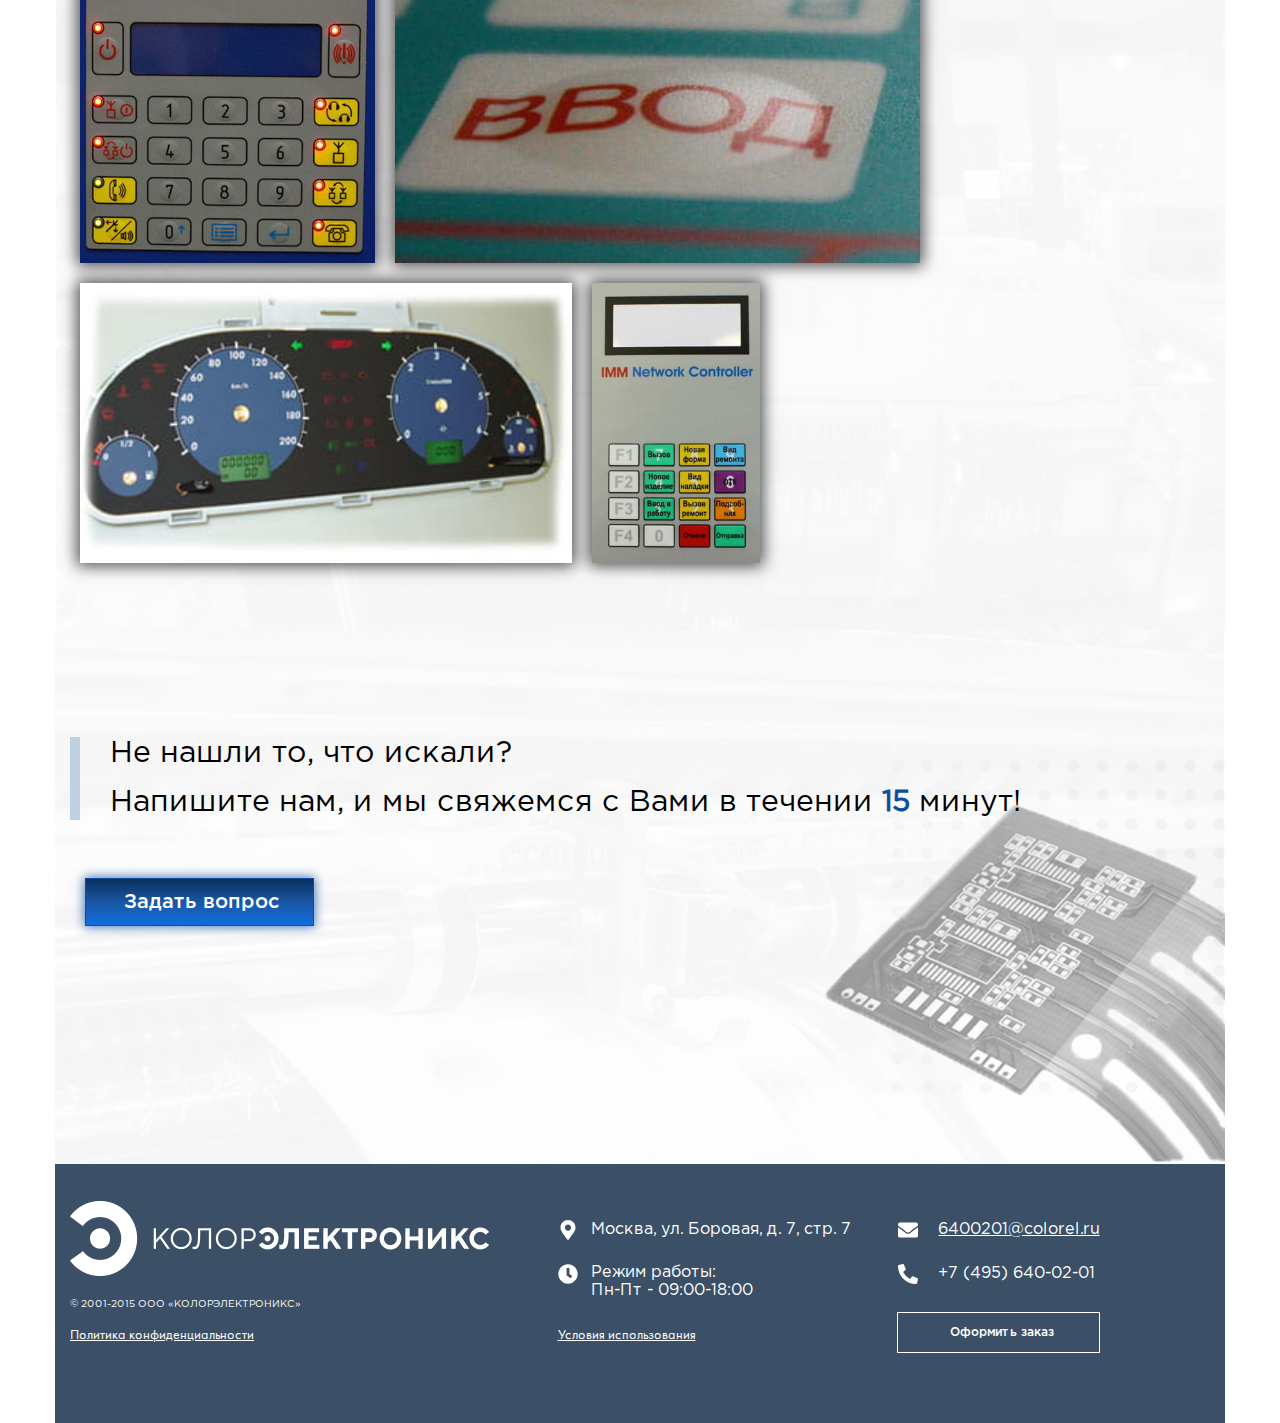
<file: photo-gallery.html>
<!DOCTYPE html>
<html lang="ru">
    <head>
      <meta charset="utf-8">
      <meta http-equiv="X-UA-Compatible" content="IE=edge">
      <meta name="viewport" content="width=device-width, initial-scale=1">
      <link rel="icon" href="images/favicon.ico">
      <title>ColorElectronics - Фотогалерея</title>
      <link rel="icon" href="images/favicon.ico">
      <link href="css/jquery.modal.min.css" rel="stylesheet">
      <link href="css/magnific-popup.css" rel="stylesheet">
      <link href="css/slick.css" rel="stylesheet">
      <link href="css/style.css" rel="stylesheet"><!--[if lt IE 9]>
      <script src="https://oss.maxcdn.com/html5shiv/3.7.3/html5shiv.min.js"></script>
      <script src="https://oss.maxcdn.com/respond/1.4.2/respond.min.js"></script><![endif]-->
    </head>
  <body class="ph-gallery">
    <div class="wrapper body-bg">
      <header class="header">
        <div class="header__top">
          <div class="container">
            <div class="row">
              <div class="col-12">
                <div class="header__top-body">
                  <div class="header__logo"><a class="logo" href="/">
                            <picture><img src="images/logo.png" alt="ColorElectronics"></picture></a>
                  </div>
                  <div class="header__contacts">
                          <div class="icon-text">
                                  <svg class="icon icon--clock-regr ">
                                    <use xlink:href="images/icons.svg#icon--clock-regr"></use>
                                  </svg><span class="icon-text__text">Режим работы:<br>Пн-Пт - 09:00-18:00</span>
                          </div>
                          <div class="icon-text">
                                  <svg class="icon icon--phone ">
                                    <use xlink:href="images/icons.svg#icon--phone"></use>
                                  </svg><a class="icon-text__link" href="tel:+74956400201">+7 (495) 640-02-01</a>
                          </div>
                          <div class="icon-text icon-text--underline">
                                  <svg class="icon icon--envelope-reg ">
                                    <use xlink:href="images/icons.svg#icon--envelope-reg"></use>
                                  </svg><a class="icon-text__link" href="mailto:6400201@colorel.ru">6400201@colorel.ru</a>
                          </div>
                  </div>
                  <button class="header__btn" type="button"><span class="visually-hidden">Открыть меню</span><span class="header__btn-visual"></span></button>
                </div>
              </div>
            </div>
          </div>
        </div>
        <div class="header__body-menu">
          <div class="container">
            <div class="row">
              <div class="col-12">
                <div class="header__body-menu-action">
                  <div><a class="btn btn--no-bg modal-link" href="#modal_contact" role="button" target="_blank"><span class="btn__text">Заказать звонок</span></a>
                  </div>
                  <button class="header__btn" type="button"><span class="visually-hidden">Открыть меню</span><span class="header__btn-visual"></span></button>
                </div>
              </div>
            </div>
          </div>
        </div>
        <div class="header__body">
          <div class="container">
            <div class="row align-items-center">
              <div class="col-12">
                <div class="header__menu">
                  <nav class="menu">
                    <ul class="menu__list">
                      <li class="menu__item"><a class="menu__item-link" href="/">Главная</a></li>
                      <li class="menu__item menu__item--dropdown"><a class="menu__item-link menu__item-link--dropdown" href="catalog">Продукция</a>
                        <div>
                          <ul class="menu__list menu__level-2">
                            <li><a href="commodity">Пленочные клавиатуры</a></li>
                            <li><a href="commodity">Приборные панели</a></li>
                            <li><a href="commodity">Лицевые панели</a></li>
                            <li><a href="commodity">Гибкие платы</a></li>
                            <li><a href="commodity">Шильды и наклейки</a></li>
                            <li><a href="commodity">Нагревательные элементы</a></li>
                          </ul>
                        </div>
                      </li>
                      <li class="menu__item"><a class="menu__item-link" href="clients">Заказчикам</a></li>
                      <li class="menu__item menu__item--active"><a class="menu__item-link" href="photo-gallery">Фотогалерея</a></li>
                      <li class="menu__item"><a class="menu__item-link" href="news">Новости</a></li>
                      <li class="menu__item"><a class="menu__item-link" href="contacts">Контакты</a></li>
                    </ul>
                  </nav>
                  <div><a class="btn btn--no-bg modal-link" href="#modal_contact" role="button" target="_blank"><span class="btn__text">Заказать звонок</span></a>
                  </div><a class="header__tel" href="tel:+74956400201">+7 (495) 640-02-01</a>
                </div>
              </div>
            </div>
          </div>
        </div>
      </header>
      <section class="photo-gallery">
        <div class="container">
          <div class="row">
            <div class="col-12">
                    <div class="title title--center">
                      <h1 class="h2 title__text">Фотогалерея</h1>
                    </div>
              <p class="text text--reg">На сегодняшний день постоянными клиентами компании являются несколько сотен компаний из России и ближнего зарубежья. Большая часть из них обратилась к нам по положительным отзывам коллег, знакомых и друзей. Мы безгранично дорожим теплыми и доверительными отношениями со всеми кто выбрал нас в качестве поставщика и всегда готовы к новым, интересным знакомствам.</p>
              <p class="text text--reg">ООО "КолорЭлектроникс".<br>Друзьям рекомендуют НАС!</p>
            </div>
          </div>
        </div>
        <div class="container">
          <div class="row">
            <div class="col-12">
              <div class="am-container photo-gallery__images"><a class="photo-gallery__link" href="images/photo-gallery-img-1.jpg"><img class="montage" src="images/photo-gallery-img-1.jpg" alt="image"></a><a class="photo-gallery__link" href="images/photo-gallery-img-2.jpg"><img class="montage" src="images/photo-gallery-img-2.jpg" alt="image"></a><a class="photo-gallery__link" href="images/photo-gallery-img-3.jpg"><img class="montage" src="images/photo-gallery-img-3.jpg" alt="image"></a><a class="photo-gallery__link" href="images/photo-gallery-img-4.jpg"><img class="montage" src="images/photo-gallery-img-4.jpg" alt="image"></a><a class="photo-gallery__link" href="images/photo-gallery-img-5.jpg"><img class="montage" src="images/photo-gallery-img-5.jpg" alt="image"></a><a class="photo-gallery__link" href="images/photo-gallery-img-6.jpg"><img class="montage" src="images/photo-gallery-img-6.jpg" alt="image"></a><a class="photo-gallery__link" href="images/photo-gallery-img-7.jpg"><img class="montage" src="images/photo-gallery-img-7.jpg" alt="image"></a><a class="photo-gallery__link" href="images/photo-gallery-img-8.jpg"><img class="montage" src="images/photo-gallery-img-8.jpg" alt="image"></a><a class="photo-gallery__link" href="images/photo-gallery-img-9.jpg"><img class="montage" src="images/photo-gallery-img-9.jpg" alt="image"></a><a class="photo-gallery__link" href="images/photo-gallery-img-10.jpg"><img class="montage" src="images/photo-gallery-img-10.jpg" alt="image"></a><a class="photo-gallery__link" href="images/photo-gallery-img-11.jpg"><img class="montage" src="images/photo-gallery-img-11.jpg" alt="image"></a><a class="photo-gallery__link" href="images/photo-gallery-img-12.jpg"><img class="montage" src="images/photo-gallery-img-12.jpg" alt="image"></a></div>
            </div>
          </div>
        </div>
      </section>
      <div class="ask-qustion micro">
        <div class="container">
          <div class="row">
            <div class="col-12">
              <div class="ask-qustion__qustions">
                <p class="text">Не нашли то, что искали?</p>
                <p class="text">Напишите нам, и мы свяжемся с Вами в течении  <span> <b>15 </b></span>минут!</p>
              </div><a class="btn" href="#" role="button" target="_blank"><span class="btn__text">Задать вопрос</span></a>
            </div>
          </div>
        </div>
      </div>
      <footer class="footer">
        <div class="container">
          <div class="row">
            <div class="col-md-4 col-lg-5">
              <div class="footer__logo"><a class="logo" href="/">
                        <picture><img src="images/logo-white.png" alt="ColorElectronics"></picture></a>
                <p class="footer__copy">&copy;&nbsp;2001-2015&nbsp;ООО &laquo;КОЛОРЭЛЕКТРОНИКС&raquo;</p>
              </div>
            </div>
            <div class="col-md-4 col-lg-4">
              <div class="footer__info">
                      <div class="icon-text icon-text--white">
                              <svg class="icon icon--map-marker ">
                                <use xlink:href="images/icons.svg#icon--map-marker"></use>
                              </svg><span class="icon-text__text">Москва, ул. Боровая, д.&nbsp;7, стр.&nbsp;7</span>
                      </div>
                      <div class="icon-text icon-text--white icon-text--no-center">
                              <svg class="icon icon--clock-solid ">
                                <use xlink:href="images/icons.svg#icon--clock-solid"></use>
                              </svg><span class="icon-text__text">Режим работы:<br>Пн-Пт - 09:00-18:00</span>
                      </div>
              </div>
            </div>
            <div class="col-md-4 col-lg-3">
              <div class="footer__pos-contact">
                <div class="footer__info">
                        <div class="icon-text icon-text--underline icon-text--white icon-text--mr20 ">
                                <svg class="icon icon--envelope ">
                                  <use xlink:href="images/icons.svg#icon--envelope"></use>
                                </svg><a class="icon-text__link" href="mailto:6400201@colorel.ru">6400201@colorel.ru</a>
                        </div>
                        <div class="icon-text icon-text--white icon-text--mr20 ">
                                <svg class="icon icon--phone ">
                                  <use xlink:href="images/icons.svg#icon--phone"></use>
                                </svg><a class="icon-text__link" href="tel:+74956400201">+7 (495) 640-02-01</a>
                        </div>
                </div>
              </div>
            </div>
          </div>
          <div class="row align-items-center">
            <div class="col-md-4 col-lg-5 order-2 order-md-1"><a class="footer__link" href="#">Политика конфиденциальности</a></div>
            <div class="col-md-4 col-lg-4 order-3 order-md-2"><a class="footer__link" href="#">Условия использования</a></div>
            <div class="col-md-4 col-lg-3 order-1 order-md-3">
              <div class="footer__pos-btn"><a class="btn btn--flat" href="#" role="button" target="_blank"><span class="btn__text">Оформить заказ</span></a>
              </div>
            </div>
          </div>
        </div>
      </footer>
      <div class="modal modal-form" id="modal_contact">
        <div class="modal-form__top">
          <p class="modal-form__title">Оставьте Ваши контакты</p><span class="modal-form__text">и мы свяжемся с Вами в ближайшее время!</span>
        </div>
        <div class="modal-form__body">
          <div class="form form--contact">
            <form class="form__form" action="#" method="post">
              <div class="form__body">
                <div class="form__item">
                        <div class="input">
                          <input class="input__input" type="text" name="name_2" id="name_2"><span class="input__placeholder">Ваше имя <span>*</span></span>
                        </div>
                </div>
                <div class="form__item">
                        <div class="input input--phone">
                          <input class="input__input" type="tel" name="tel_2" id="tel_2"><span class="input__placeholder">Ваш номер телефона <span>*</span></span>
                        </div>
                </div>
                <div class="form__item">
                        <div class="input">
                          <input class="input__input" type="email" name="email_2" id="email_2"><span class="input__placeholder">Ваша электронная почта</span>
                        </div>
                </div>
                <div class="form__textarea">
                        <fieldset class="textarea">
                          <textarea class="textarea__textarea" id="message_2" name="message_2" rows="4"></textarea><span class="textarea__placeholder">Ваше сообщение</span>
                        </fieldset>
                </div>
              </div>
              <div class="form__check">
                      <div class="checkbox">
                        <label for="accept_2">
                          <input type="checkbox" name="accept_2" id="accept_2"><span></span>
                        </label>
                      </div>
                <p class="form__check-text">Я принимаю <a class="form__check-link" href="#" target="_blank">Политику конфиденциальности</a></p>
              </div>
              <div class="forma__action">
                      <button class="btn" type="submit"><span class="btn__text">Отправить</span>
                      </button>
              </div>
            </form>
          </div>
        </div>
      </div>
      <div class="to-top">
              <svg class="icon icon--arrow-up-solid ">
                <use xlink:href="images/icons.svg#icon--arrow-up-solid"></use>
              </svg>
      </div>
    </div>
    <script src="https://ajax.googleapis.com/ajax/libs/jquery/2.2.4/jquery.min.js"></script>
    <script src="js/jquery.modal.min.js"></script>
    <script src="js/slick.min.js"></script>
    <script src="js/jquery.magnific-popup.min.js"></script>
    <script src="js/jquery.mask.min.js"></script>
    <script src="js/jquery.montage.min.js"></script>
    <script src="js/svg4everybody.min.js"></script>
    <script>$(document).ready(function () {	svg4everybody({});});</script>
    <script src="js/script.js"></script>
  </body>
</html>
</file>
<file: css/style.css>
@font-face {
  font-family: "GothamPro";
  src: url("../fonts/GothamPro.woff") format("woff"), url("../fonts/GothamPro.woff2") format("woff2");
  font-weight: normal;
  font-style: normal; }

@font-face {
  font-family: "GothamPro-Bold";
  src: url("../fonts/GothamPro-Bold.woff") format("woff"), url("../fonts/GothamPro-Bold.woff2") format("woff2");
  font-weight: normal;
  font-style: normal; }

@font-face {
  font-family: "GothamPro-Light";
  src: url("../fonts/GothamPro-Light.woff") format("woff"), url("../fonts/GothamPro-Light.woff2") format("woff2");
  font-weight: normal;
  font-style: normal; }

@font-face {
  font-family: "GothamPro-Medium";
  src: url("../fonts/GothamPro-Medium.woff") format("woff"), url("../fonts/GothamPro-Medium.woff2") format("woff2");
  font-weight: normal;
  font-style: normal; }

@font-face {
  font-family: "FuturaPT-Book";
  src: url("../fonts/FuturaPT-Book.woff") format("woff"), url("../fonts/FuturaPT-Book.woff2") format("woff2");
  font-weight: normal;
  font-style: normal; }

/*!
 * Bootstrap Grid v4.0.0 (https://getbootstrap.com)
 * Copyright 2011-2018 The Bootstrap Authors
 * Copyright 2011-2018 Twitter, Inc.
 * Licensed under MIT (https://github.com/twbs/bootstrap/blob/master/LICENSE)
 */
@-ms-viewport {
  width: device-width; }

html {
  -webkit-box-sizing: border-box;
  box-sizing: border-box;
  -ms-overflow-style: scrollbar; }

*,
*::before,
*::after {
  -webkit-box-sizing: inherit;
  box-sizing: inherit; }

.container {
  width: 100%;
  padding-right: 15px;
  padding-left: 15px;
  margin-right: auto;
  margin-left: auto; }
  @media (min-width: 576px) {
    .container {
      max-width: 540px; } }
  @media (min-width: 768px) {
    .container {
      max-width: 720px; } }
  @media (min-width: 992px) {
    .container {
      max-width: 960px; } }
  @media (min-width: 1200px) {
    .container {
      max-width: 1170px; } }

.container-fluid {
  width: 100%;
  padding-right: 15px;
  padding-left: 15px;
  margin-right: auto;
  margin-left: auto; }

.row {
  display: -webkit-box;
  display: -ms-flexbox;
  display: flex;
  -ms-flex-wrap: wrap;
  flex-wrap: wrap;
  margin-right: -15px;
  margin-left: -15px; }

.no-gutters {
  margin-right: 0;
  margin-left: 0; }
  .no-gutters > .col,
  .no-gutters > [class*="col-"] {
    padding-right: 0;
    padding-left: 0; }

.col-1, .col-2, .col-3, .col-4, .col-5, .col-6, .col-7, .col-8, .col-9, .col-10, .col-11, .col-12, .col,
.col-auto, .col-sm-1, .col-sm-2, .col-sm-3, .col-sm-4, .col-sm-5, .col-sm-6, .col-sm-7, .col-sm-8, .col-sm-9, .col-sm-10, .col-sm-11, .col-sm-12, .col-sm,
.col-sm-auto, .col-md-1, .col-md-2, .col-md-3, .col-md-4, .col-md-5, .col-md-6, .col-md-7, .col-md-8, .col-md-9, .col-md-10, .col-md-11, .col-md-12, .col-md,
.col-md-auto, .col-lg-1, .col-lg-2, .col-lg-3, .col-lg-4, .col-lg-5, .col-lg-6, .col-lg-7, .col-lg-8, .col-lg-9, .col-lg-10, .col-lg-11, .col-lg-12, .col-lg,
.col-lg-auto, .col-xl-1, .col-xl-2, .col-xl-3, .col-xl-4, .col-xl-5, .col-xl-6, .col-xl-7, .col-xl-8, .col-xl-9, .col-xl-10, .col-xl-11, .col-xl-12, .col-xl,
.col-xl-auto {
  position: relative;
  width: 100%;
  min-height: 1px;
  padding-right: 15px;
  padding-left: 15px; }

.col {
  -ms-flex-preferred-size: 0;
  flex-basis: 0;
  -webkit-box-flex: 1;
  -ms-flex-positive: 1;
  flex-grow: 1;
  max-width: 100%; }

.col-auto {
  -webkit-box-flex: 0;
  -ms-flex: 0 0 auto;
  flex: 0 0 auto;
  width: auto;
  max-width: none; }

.col-1 {
  -webkit-box-flex: 0;
  -ms-flex: 0 0 8.33333%;
  flex: 0 0 8.33333%;
  max-width: 8.33333%; }

.col-2 {
  -webkit-box-flex: 0;
  -ms-flex: 0 0 16.66667%;
  flex: 0 0 16.66667%;
  max-width: 16.66667%; }

.col-3 {
  -webkit-box-flex: 0;
  -ms-flex: 0 0 25%;
  flex: 0 0 25%;
  max-width: 25%; }

.col-4 {
  -webkit-box-flex: 0;
  -ms-flex: 0 0 33.33333%;
  flex: 0 0 33.33333%;
  max-width: 33.33333%; }

.col-5 {
  -webkit-box-flex: 0;
  -ms-flex: 0 0 41.66667%;
  flex: 0 0 41.66667%;
  max-width: 41.66667%; }

.col-6 {
  -webkit-box-flex: 0;
  -ms-flex: 0 0 50%;
  flex: 0 0 50%;
  max-width: 50%; }

.col-7 {
  -webkit-box-flex: 0;
  -ms-flex: 0 0 58.33333%;
  flex: 0 0 58.33333%;
  max-width: 58.33333%; }

.col-8 {
  -webkit-box-flex: 0;
  -ms-flex: 0 0 66.66667%;
  flex: 0 0 66.66667%;
  max-width: 66.66667%; }

.col-9 {
  -webkit-box-flex: 0;
  -ms-flex: 0 0 75%;
  flex: 0 0 75%;
  max-width: 75%; }

.col-10 {
  -webkit-box-flex: 0;
  -ms-flex: 0 0 83.33333%;
  flex: 0 0 83.33333%;
  max-width: 83.33333%; }

.col-11 {
  -webkit-box-flex: 0;
  -ms-flex: 0 0 91.66667%;
  flex: 0 0 91.66667%;
  max-width: 91.66667%; }

.col-12 {
  -webkit-box-flex: 0;
  -ms-flex: 0 0 100%;
  flex: 0 0 100%;
  max-width: 100%; }

.order-first {
  -webkit-box-ordinal-group: 0;
  -ms-flex-order: -1;
  order: -1; }

.order-last {
  -webkit-box-ordinal-group: 14;
  -ms-flex-order: 13;
  order: 13; }

.order-0 {
  -webkit-box-ordinal-group: 1;
  -ms-flex-order: 0;
  order: 0; }

.order-1 {
  -webkit-box-ordinal-group: 2;
  -ms-flex-order: 1;
  order: 1; }

.order-2 {
  -webkit-box-ordinal-group: 3;
  -ms-flex-order: 2;
  order: 2; }

.order-3 {
  -webkit-box-ordinal-group: 4;
  -ms-flex-order: 3;
  order: 3; }

.order-4 {
  -webkit-box-ordinal-group: 5;
  -ms-flex-order: 4;
  order: 4; }

.order-5 {
  -webkit-box-ordinal-group: 6;
  -ms-flex-order: 5;
  order: 5; }

.order-6 {
  -webkit-box-ordinal-group: 7;
  -ms-flex-order: 6;
  order: 6; }

.order-7 {
  -webkit-box-ordinal-group: 8;
  -ms-flex-order: 7;
  order: 7; }

.order-8 {
  -webkit-box-ordinal-group: 9;
  -ms-flex-order: 8;
  order: 8; }

.order-9 {
  -webkit-box-ordinal-group: 10;
  -ms-flex-order: 9;
  order: 9; }

.order-10 {
  -webkit-box-ordinal-group: 11;
  -ms-flex-order: 10;
  order: 10; }

.order-11 {
  -webkit-box-ordinal-group: 12;
  -ms-flex-order: 11;
  order: 11; }

.order-12 {
  -webkit-box-ordinal-group: 13;
  -ms-flex-order: 12;
  order: 12; }

.offset-1 {
  margin-left: 8.33333%; }

.offset-2 {
  margin-left: 16.66667%; }

.offset-3 {
  margin-left: 25%; }

.offset-4 {
  margin-left: 33.33333%; }

.offset-5 {
  margin-left: 41.66667%; }

.offset-6 {
  margin-left: 50%; }

.offset-7 {
  margin-left: 58.33333%; }

.offset-8 {
  margin-left: 66.66667%; }

.offset-9 {
  margin-left: 75%; }

.offset-10 {
  margin-left: 83.33333%; }

.offset-11 {
  margin-left: 91.66667%; }

@media (min-width: 576px) {
  .col-sm {
    -ms-flex-preferred-size: 0;
    flex-basis: 0;
    -webkit-box-flex: 1;
    -ms-flex-positive: 1;
    flex-grow: 1;
    max-width: 100%; }
  .col-sm-auto {
    -webkit-box-flex: 0;
    -ms-flex: 0 0 auto;
    flex: 0 0 auto;
    width: auto;
    max-width: none; }
  .col-sm-1 {
    -webkit-box-flex: 0;
    -ms-flex: 0 0 8.33333%;
    flex: 0 0 8.33333%;
    max-width: 8.33333%; }
  .col-sm-2 {
    -webkit-box-flex: 0;
    -ms-flex: 0 0 16.66667%;
    flex: 0 0 16.66667%;
    max-width: 16.66667%; }
  .col-sm-3 {
    -webkit-box-flex: 0;
    -ms-flex: 0 0 25%;
    flex: 0 0 25%;
    max-width: 25%; }
  .col-sm-4 {
    -webkit-box-flex: 0;
    -ms-flex: 0 0 33.33333%;
    flex: 0 0 33.33333%;
    max-width: 33.33333%; }
  .col-sm-5 {
    -webkit-box-flex: 0;
    -ms-flex: 0 0 41.66667%;
    flex: 0 0 41.66667%;
    max-width: 41.66667%; }
  .col-sm-6 {
    -webkit-box-flex: 0;
    -ms-flex: 0 0 50%;
    flex: 0 0 50%;
    max-width: 50%; }
  .col-sm-7 {
    -webkit-box-flex: 0;
    -ms-flex: 0 0 58.33333%;
    flex: 0 0 58.33333%;
    max-width: 58.33333%; }
  .col-sm-8 {
    -webkit-box-flex: 0;
    -ms-flex: 0 0 66.66667%;
    flex: 0 0 66.66667%;
    max-width: 66.66667%; }
  .col-sm-9 {
    -webkit-box-flex: 0;
    -ms-flex: 0 0 75%;
    flex: 0 0 75%;
    max-width: 75%; }
  .col-sm-10 {
    -webkit-box-flex: 0;
    -ms-flex: 0 0 83.33333%;
    flex: 0 0 83.33333%;
    max-width: 83.33333%; }
  .col-sm-11 {
    -webkit-box-flex: 0;
    -ms-flex: 0 0 91.66667%;
    flex: 0 0 91.66667%;
    max-width: 91.66667%; }
  .col-sm-12 {
    -webkit-box-flex: 0;
    -ms-flex: 0 0 100%;
    flex: 0 0 100%;
    max-width: 100%; }
  .order-sm-first {
    -webkit-box-ordinal-group: 0;
    -ms-flex-order: -1;
    order: -1; }
  .order-sm-last {
    -webkit-box-ordinal-group: 14;
    -ms-flex-order: 13;
    order: 13; }
  .order-sm-0 {
    -webkit-box-ordinal-group: 1;
    -ms-flex-order: 0;
    order: 0; }
  .order-sm-1 {
    -webkit-box-ordinal-group: 2;
    -ms-flex-order: 1;
    order: 1; }
  .order-sm-2 {
    -webkit-box-ordinal-group: 3;
    -ms-flex-order: 2;
    order: 2; }
  .order-sm-3 {
    -webkit-box-ordinal-group: 4;
    -ms-flex-order: 3;
    order: 3; }
  .order-sm-4 {
    -webkit-box-ordinal-group: 5;
    -ms-flex-order: 4;
    order: 4; }
  .order-sm-5 {
    -webkit-box-ordinal-group: 6;
    -ms-flex-order: 5;
    order: 5; }
  .order-sm-6 {
    -webkit-box-ordinal-group: 7;
    -ms-flex-order: 6;
    order: 6; }
  .order-sm-7 {
    -webkit-box-ordinal-group: 8;
    -ms-flex-order: 7;
    order: 7; }
  .order-sm-8 {
    -webkit-box-ordinal-group: 9;
    -ms-flex-order: 8;
    order: 8; }
  .order-sm-9 {
    -webkit-box-ordinal-group: 10;
    -ms-flex-order: 9;
    order: 9; }
  .order-sm-10 {
    -webkit-box-ordinal-group: 11;
    -ms-flex-order: 10;
    order: 10; }
  .order-sm-11 {
    -webkit-box-ordinal-group: 12;
    -ms-flex-order: 11;
    order: 11; }
  .order-sm-12 {
    -webkit-box-ordinal-group: 13;
    -ms-flex-order: 12;
    order: 12; }
  .offset-sm-0 {
    margin-left: 0; }
  .offset-sm-1 {
    margin-left: 8.33333%; }
  .offset-sm-2 {
    margin-left: 16.66667%; }
  .offset-sm-3 {
    margin-left: 25%; }
  .offset-sm-4 {
    margin-left: 33.33333%; }
  .offset-sm-5 {
    margin-left: 41.66667%; }
  .offset-sm-6 {
    margin-left: 50%; }
  .offset-sm-7 {
    margin-left: 58.33333%; }
  .offset-sm-8 {
    margin-left: 66.66667%; }
  .offset-sm-9 {
    margin-left: 75%; }
  .offset-sm-10 {
    margin-left: 83.33333%; }
  .offset-sm-11 {
    margin-left: 91.66667%; } }

@media (min-width: 768px) {
  .col-md {
    -ms-flex-preferred-size: 0;
    flex-basis: 0;
    -webkit-box-flex: 1;
    -ms-flex-positive: 1;
    flex-grow: 1;
    max-width: 100%; }
  .col-md-auto {
    -webkit-box-flex: 0;
    -ms-flex: 0 0 auto;
    flex: 0 0 auto;
    width: auto;
    max-width: none; }
  .col-md-1 {
    -webkit-box-flex: 0;
    -ms-flex: 0 0 8.33333%;
    flex: 0 0 8.33333%;
    max-width: 8.33333%; }
  .col-md-2 {
    -webkit-box-flex: 0;
    -ms-flex: 0 0 16.66667%;
    flex: 0 0 16.66667%;
    max-width: 16.66667%; }
  .col-md-3 {
    -webkit-box-flex: 0;
    -ms-flex: 0 0 25%;
    flex: 0 0 25%;
    max-width: 25%; }
  .col-md-4 {
    -webkit-box-flex: 0;
    -ms-flex: 0 0 33.33333%;
    flex: 0 0 33.33333%;
    max-width: 33.33333%; }
  .col-md-5 {
    -webkit-box-flex: 0;
    -ms-flex: 0 0 41.66667%;
    flex: 0 0 41.66667%;
    max-width: 41.66667%; }
  .col-md-6 {
    -webkit-box-flex: 0;
    -ms-flex: 0 0 50%;
    flex: 0 0 50%;
    max-width: 50%; }
  .col-md-7 {
    -webkit-box-flex: 0;
    -ms-flex: 0 0 58.33333%;
    flex: 0 0 58.33333%;
    max-width: 58.33333%; }
  .col-md-8 {
    -webkit-box-flex: 0;
    -ms-flex: 0 0 66.66667%;
    flex: 0 0 66.66667%;
    max-width: 66.66667%; }
  .col-md-9 {
    -webkit-box-flex: 0;
    -ms-flex: 0 0 75%;
    flex: 0 0 75%;
    max-width: 75%; }
  .col-md-10 {
    -webkit-box-flex: 0;
    -ms-flex: 0 0 83.33333%;
    flex: 0 0 83.33333%;
    max-width: 83.33333%; }
  .col-md-11 {
    -webkit-box-flex: 0;
    -ms-flex: 0 0 91.66667%;
    flex: 0 0 91.66667%;
    max-width: 91.66667%; }
  .col-md-12 {
    -webkit-box-flex: 0;
    -ms-flex: 0 0 100%;
    flex: 0 0 100%;
    max-width: 100%; }
  .order-md-first {
    -webkit-box-ordinal-group: 0;
    -ms-flex-order: -1;
    order: -1; }
  .order-md-last {
    -webkit-box-ordinal-group: 14;
    -ms-flex-order: 13;
    order: 13; }
  .order-md-0 {
    -webkit-box-ordinal-group: 1;
    -ms-flex-order: 0;
    order: 0; }
  .order-md-1 {
    -webkit-box-ordinal-group: 2;
    -ms-flex-order: 1;
    order: 1; }
  .order-md-2 {
    -webkit-box-ordinal-group: 3;
    -ms-flex-order: 2;
    order: 2; }
  .order-md-3 {
    -webkit-box-ordinal-group: 4;
    -ms-flex-order: 3;
    order: 3; }
  .order-md-4 {
    -webkit-box-ordinal-group: 5;
    -ms-flex-order: 4;
    order: 4; }
  .order-md-5 {
    -webkit-box-ordinal-group: 6;
    -ms-flex-order: 5;
    order: 5; }
  .order-md-6 {
    -webkit-box-ordinal-group: 7;
    -ms-flex-order: 6;
    order: 6; }
  .order-md-7 {
    -webkit-box-ordinal-group: 8;
    -ms-flex-order: 7;
    order: 7; }
  .order-md-8 {
    -webkit-box-ordinal-group: 9;
    -ms-flex-order: 8;
    order: 8; }
  .order-md-9 {
    -webkit-box-ordinal-group: 10;
    -ms-flex-order: 9;
    order: 9; }
  .order-md-10 {
    -webkit-box-ordinal-group: 11;
    -ms-flex-order: 10;
    order: 10; }
  .order-md-11 {
    -webkit-box-ordinal-group: 12;
    -ms-flex-order: 11;
    order: 11; }
  .order-md-12 {
    -webkit-box-ordinal-group: 13;
    -ms-flex-order: 12;
    order: 12; }
  .offset-md-0 {
    margin-left: 0; }
  .offset-md-1 {
    margin-left: 8.33333%; }
  .offset-md-2 {
    margin-left: 16.66667%; }
  .offset-md-3 {
    margin-left: 25%; }
  .offset-md-4 {
    margin-left: 33.33333%; }
  .offset-md-5 {
    margin-left: 41.66667%; }
  .offset-md-6 {
    margin-left: 50%; }
  .offset-md-7 {
    margin-left: 58.33333%; }
  .offset-md-8 {
    margin-left: 66.66667%; }
  .offset-md-9 {
    margin-left: 75%; }
  .offset-md-10 {
    margin-left: 83.33333%; }
  .offset-md-11 {
    margin-left: 91.66667%; } }

@media (min-width: 992px) {
  .col-lg {
    -ms-flex-preferred-size: 0;
    flex-basis: 0;
    -webkit-box-flex: 1;
    -ms-flex-positive: 1;
    flex-grow: 1;
    max-width: 100%; }
  .col-lg-auto {
    -webkit-box-flex: 0;
    -ms-flex: 0 0 auto;
    flex: 0 0 auto;
    width: auto;
    max-width: none; }
  .col-lg-1 {
    -webkit-box-flex: 0;
    -ms-flex: 0 0 8.33333%;
    flex: 0 0 8.33333%;
    max-width: 8.33333%; }
  .col-lg-2 {
    -webkit-box-flex: 0;
    -ms-flex: 0 0 16.66667%;
    flex: 0 0 16.66667%;
    max-width: 16.66667%; }
  .col-lg-3 {
    -webkit-box-flex: 0;
    -ms-flex: 0 0 25%;
    flex: 0 0 25%;
    max-width: 25%; }
  .col-lg-4 {
    -webkit-box-flex: 0;
    -ms-flex: 0 0 33.33333%;
    flex: 0 0 33.33333%;
    max-width: 33.33333%; }
  .col-lg-5 {
    -webkit-box-flex: 0;
    -ms-flex: 0 0 41.66667%;
    flex: 0 0 41.66667%;
    max-width: 41.66667%; }
  .col-lg-6 {
    -webkit-box-flex: 0;
    -ms-flex: 0 0 50%;
    flex: 0 0 50%;
    max-width: 50%; }
  .col-lg-7 {
    -webkit-box-flex: 0;
    -ms-flex: 0 0 58.33333%;
    flex: 0 0 58.33333%;
    max-width: 58.33333%; }
  .col-lg-8 {
    -webkit-box-flex: 0;
    -ms-flex: 0 0 66.66667%;
    flex: 0 0 66.66667%;
    max-width: 66.66667%; }
  .col-lg-9 {
    -webkit-box-flex: 0;
    -ms-flex: 0 0 75%;
    flex: 0 0 75%;
    max-width: 75%; }
  .col-lg-10 {
    -webkit-box-flex: 0;
    -ms-flex: 0 0 83.33333%;
    flex: 0 0 83.33333%;
    max-width: 83.33333%; }
  .col-lg-11 {
    -webkit-box-flex: 0;
    -ms-flex: 0 0 91.66667%;
    flex: 0 0 91.66667%;
    max-width: 91.66667%; }
  .col-lg-12 {
    -webkit-box-flex: 0;
    -ms-flex: 0 0 100%;
    flex: 0 0 100%;
    max-width: 100%; }
  .order-lg-first {
    -webkit-box-ordinal-group: 0;
    -ms-flex-order: -1;
    order: -1; }
  .order-lg-last {
    -webkit-box-ordinal-group: 14;
    -ms-flex-order: 13;
    order: 13; }
  .order-lg-0 {
    -webkit-box-ordinal-group: 1;
    -ms-flex-order: 0;
    order: 0; }
  .order-lg-1 {
    -webkit-box-ordinal-group: 2;
    -ms-flex-order: 1;
    order: 1; }
  .order-lg-2 {
    -webkit-box-ordinal-group: 3;
    -ms-flex-order: 2;
    order: 2; }
  .order-lg-3 {
    -webkit-box-ordinal-group: 4;
    -ms-flex-order: 3;
    order: 3; }
  .order-lg-4 {
    -webkit-box-ordinal-group: 5;
    -ms-flex-order: 4;
    order: 4; }
  .order-lg-5 {
    -webkit-box-ordinal-group: 6;
    -ms-flex-order: 5;
    order: 5; }
  .order-lg-6 {
    -webkit-box-ordinal-group: 7;
    -ms-flex-order: 6;
    order: 6; }
  .order-lg-7 {
    -webkit-box-ordinal-group: 8;
    -ms-flex-order: 7;
    order: 7; }
  .order-lg-8 {
    -webkit-box-ordinal-group: 9;
    -ms-flex-order: 8;
    order: 8; }
  .order-lg-9 {
    -webkit-box-ordinal-group: 10;
    -ms-flex-order: 9;
    order: 9; }
  .order-lg-10 {
    -webkit-box-ordinal-group: 11;
    -ms-flex-order: 10;
    order: 10; }
  .order-lg-11 {
    -webkit-box-ordinal-group: 12;
    -ms-flex-order: 11;
    order: 11; }
  .order-lg-12 {
    -webkit-box-ordinal-group: 13;
    -ms-flex-order: 12;
    order: 12; }
  .offset-lg-0 {
    margin-left: 0; }
  .offset-lg-1 {
    margin-left: 8.33333%; }
  .offset-lg-2 {
    margin-left: 16.66667%; }
  .offset-lg-3 {
    margin-left: 25%; }
  .offset-lg-4 {
    margin-left: 33.33333%; }
  .offset-lg-5 {
    margin-left: 41.66667%; }
  .offset-lg-6 {
    margin-left: 50%; }
  .offset-lg-7 {
    margin-left: 58.33333%; }
  .offset-lg-8 {
    margin-left: 66.66667%; }
  .offset-lg-9 {
    margin-left: 75%; }
  .offset-lg-10 {
    margin-left: 83.33333%; }
  .offset-lg-11 {
    margin-left: 91.66667%; } }

@media (min-width: 1200px) {
  .col-xl {
    -ms-flex-preferred-size: 0;
    flex-basis: 0;
    -webkit-box-flex: 1;
    -ms-flex-positive: 1;
    flex-grow: 1;
    max-width: 100%; }
  .col-xl-auto {
    -webkit-box-flex: 0;
    -ms-flex: 0 0 auto;
    flex: 0 0 auto;
    width: auto;
    max-width: none; }
  .col-xl-1 {
    -webkit-box-flex: 0;
    -ms-flex: 0 0 8.33333%;
    flex: 0 0 8.33333%;
    max-width: 8.33333%; }
  .col-xl-2 {
    -webkit-box-flex: 0;
    -ms-flex: 0 0 16.66667%;
    flex: 0 0 16.66667%;
    max-width: 16.66667%; }
  .col-xl-3 {
    -webkit-box-flex: 0;
    -ms-flex: 0 0 25%;
    flex: 0 0 25%;
    max-width: 25%; }
  .col-xl-4 {
    -webkit-box-flex: 0;
    -ms-flex: 0 0 33.33333%;
    flex: 0 0 33.33333%;
    max-width: 33.33333%; }
  .col-xl-5 {
    -webkit-box-flex: 0;
    -ms-flex: 0 0 41.66667%;
    flex: 0 0 41.66667%;
    max-width: 41.66667%; }
  .col-xl-6 {
    -webkit-box-flex: 0;
    -ms-flex: 0 0 50%;
    flex: 0 0 50%;
    max-width: 50%; }
  .col-xl-7 {
    -webkit-box-flex: 0;
    -ms-flex: 0 0 58.33333%;
    flex: 0 0 58.33333%;
    max-width: 58.33333%; }
  .col-xl-8 {
    -webkit-box-flex: 0;
    -ms-flex: 0 0 66.66667%;
    flex: 0 0 66.66667%;
    max-width: 66.66667%; }
  .col-xl-9 {
    -webkit-box-flex: 0;
    -ms-flex: 0 0 75%;
    flex: 0 0 75%;
    max-width: 75%; }
  .col-xl-10 {
    -webkit-box-flex: 0;
    -ms-flex: 0 0 83.33333%;
    flex: 0 0 83.33333%;
    max-width: 83.33333%; }
  .col-xl-11 {
    -webkit-box-flex: 0;
    -ms-flex: 0 0 91.66667%;
    flex: 0 0 91.66667%;
    max-width: 91.66667%; }
  .col-xl-12 {
    -webkit-box-flex: 0;
    -ms-flex: 0 0 100%;
    flex: 0 0 100%;
    max-width: 100%; }
  .order-xl-first {
    -webkit-box-ordinal-group: 0;
    -ms-flex-order: -1;
    order: -1; }
  .order-xl-last {
    -webkit-box-ordinal-group: 14;
    -ms-flex-order: 13;
    order: 13; }
  .order-xl-0 {
    -webkit-box-ordinal-group: 1;
    -ms-flex-order: 0;
    order: 0; }
  .order-xl-1 {
    -webkit-box-ordinal-group: 2;
    -ms-flex-order: 1;
    order: 1; }
  .order-xl-2 {
    -webkit-box-ordinal-group: 3;
    -ms-flex-order: 2;
    order: 2; }
  .order-xl-3 {
    -webkit-box-ordinal-group: 4;
    -ms-flex-order: 3;
    order: 3; }
  .order-xl-4 {
    -webkit-box-ordinal-group: 5;
    -ms-flex-order: 4;
    order: 4; }
  .order-xl-5 {
    -webkit-box-ordinal-group: 6;
    -ms-flex-order: 5;
    order: 5; }
  .order-xl-6 {
    -webkit-box-ordinal-group: 7;
    -ms-flex-order: 6;
    order: 6; }
  .order-xl-7 {
    -webkit-box-ordinal-group: 8;
    -ms-flex-order: 7;
    order: 7; }
  .order-xl-8 {
    -webkit-box-ordinal-group: 9;
    -ms-flex-order: 8;
    order: 8; }
  .order-xl-9 {
    -webkit-box-ordinal-group: 10;
    -ms-flex-order: 9;
    order: 9; }
  .order-xl-10 {
    -webkit-box-ordinal-group: 11;
    -ms-flex-order: 10;
    order: 10; }
  .order-xl-11 {
    -webkit-box-ordinal-group: 12;
    -ms-flex-order: 11;
    order: 11; }
  .order-xl-12 {
    -webkit-box-ordinal-group: 13;
    -ms-flex-order: 12;
    order: 12; }
  .offset-xl-0 {
    margin-left: 0; }
  .offset-xl-1 {
    margin-left: 8.33333%; }
  .offset-xl-2 {
    margin-left: 16.66667%; }
  .offset-xl-3 {
    margin-left: 25%; }
  .offset-xl-4 {
    margin-left: 33.33333%; }
  .offset-xl-5 {
    margin-left: 41.66667%; }
  .offset-xl-6 {
    margin-left: 50%; }
  .offset-xl-7 {
    margin-left: 58.33333%; }
  .offset-xl-8 {
    margin-left: 66.66667%; }
  .offset-xl-9 {
    margin-left: 75%; }
  .offset-xl-10 {
    margin-left: 83.33333%; }
  .offset-xl-11 {
    margin-left: 91.66667%; } }

.d-none {
  display: none !important; }

.d-inline {
  display: inline !important; }

.d-inline-block {
  display: inline-block !important; }

.d-block {
  display: block !important; }

.d-table {
  display: table !important; }

.d-table-row {
  display: table-row !important; }

.d-table-cell {
  display: table-cell !important; }

.d-flex {
  display: -webkit-box !important;
  display: -ms-flexbox !important;
  display: flex !important; }

.d-inline-flex {
  display: -webkit-inline-box !important;
  display: -ms-inline-flexbox !important;
  display: inline-flex !important; }

@media (min-width: 576px) {
  .d-sm-none {
    display: none !important; }
  .d-sm-inline {
    display: inline !important; }
  .d-sm-inline-block {
    display: inline-block !important; }
  .d-sm-block {
    display: block !important; }
  .d-sm-table {
    display: table !important; }
  .d-sm-table-row {
    display: table-row !important; }
  .d-sm-table-cell {
    display: table-cell !important; }
  .d-sm-flex {
    display: -webkit-box !important;
    display: -ms-flexbox !important;
    display: flex !important; }
  .d-sm-inline-flex {
    display: -webkit-inline-box !important;
    display: -ms-inline-flexbox !important;
    display: inline-flex !important; } }

@media (min-width: 768px) {
  .d-md-none {
    display: none !important; }
  .d-md-inline {
    display: inline !important; }
  .d-md-inline-block {
    display: inline-block !important; }
  .d-md-block {
    display: block !important; }
  .d-md-table {
    display: table !important; }
  .d-md-table-row {
    display: table-row !important; }
  .d-md-table-cell {
    display: table-cell !important; }
  .d-md-flex {
    display: -webkit-box !important;
    display: -ms-flexbox !important;
    display: flex !important; }
  .d-md-inline-flex {
    display: -webkit-inline-box !important;
    display: -ms-inline-flexbox !important;
    display: inline-flex !important; } }

@media (min-width: 992px) {
  .d-lg-none {
    display: none !important; }
  .d-lg-inline {
    display: inline !important; }
  .d-lg-inline-block {
    display: inline-block !important; }
  .d-lg-block {
    display: block !important; }
  .d-lg-table {
    display: table !important; }
  .d-lg-table-row {
    display: table-row !important; }
  .d-lg-table-cell {
    display: table-cell !important; }
  .d-lg-flex {
    display: -webkit-box !important;
    display: -ms-flexbox !important;
    display: flex !important; }
  .d-lg-inline-flex {
    display: -webkit-inline-box !important;
    display: -ms-inline-flexbox !important;
    display: inline-flex !important; } }

@media (min-width: 1200px) {
  .d-xl-none {
    display: none !important; }
  .d-xl-inline {
    display: inline !important; }
  .d-xl-inline-block {
    display: inline-block !important; }
  .d-xl-block {
    display: block !important; }
  .d-xl-table {
    display: table !important; }
  .d-xl-table-row {
    display: table-row !important; }
  .d-xl-table-cell {
    display: table-cell !important; }
  .d-xl-flex {
    display: -webkit-box !important;
    display: -ms-flexbox !important;
    display: flex !important; }
  .d-xl-inline-flex {
    display: -webkit-inline-box !important;
    display: -ms-inline-flexbox !important;
    display: inline-flex !important; } }

@media print {
  .d-print-none {
    display: none !important; }
  .d-print-inline {
    display: inline !important; }
  .d-print-inline-block {
    display: inline-block !important; }
  .d-print-block {
    display: block !important; }
  .d-print-table {
    display: table !important; }
  .d-print-table-row {
    display: table-row !important; }
  .d-print-table-cell {
    display: table-cell !important; }
  .d-print-flex {
    display: -webkit-box !important;
    display: -ms-flexbox !important;
    display: flex !important; }
  .d-print-inline-flex {
    display: -webkit-inline-box !important;
    display: -ms-inline-flexbox !important;
    display: inline-flex !important; } }

.flex-row {
  -webkit-box-orient: horizontal !important;
  -webkit-box-direction: normal !important;
  -ms-flex-direction: row !important;
  flex-direction: row !important; }

.flex-column {
  -webkit-box-orient: vertical !important;
  -webkit-box-direction: normal !important;
  -ms-flex-direction: column !important;
  flex-direction: column !important; }

.flex-row-reverse {
  -webkit-box-orient: horizontal !important;
  -webkit-box-direction: reverse !important;
  -ms-flex-direction: row-reverse !important;
  flex-direction: row-reverse !important; }

.flex-column-reverse {
  -webkit-box-orient: vertical !important;
  -webkit-box-direction: reverse !important;
  -ms-flex-direction: column-reverse !important;
  flex-direction: column-reverse !important; }

.flex-wrap {
  -ms-flex-wrap: wrap !important;
  flex-wrap: wrap !important; }

.flex-nowrap {
  -ms-flex-wrap: nowrap !important;
  flex-wrap: nowrap !important; }

.flex-wrap-reverse {
  -ms-flex-wrap: wrap-reverse !important;
  flex-wrap: wrap-reverse !important; }

.justify-content-start {
  -webkit-box-pack: start !important;
  -ms-flex-pack: start !important;
  justify-content: flex-start !important; }

.justify-content-end {
  -webkit-box-pack: end !important;
  -ms-flex-pack: end !important;
  justify-content: flex-end !important; }

.justify-content-center {
  -webkit-box-pack: center !important;
  -ms-flex-pack: center !important;
  justify-content: center !important; }

.justify-content-between {
  -webkit-box-pack: justify !important;
  -ms-flex-pack: justify !important;
  justify-content: space-between !important; }

.justify-content-around {
  -ms-flex-pack: distribute !important;
  justify-content: space-around !important; }

.align-items-start {
  -webkit-box-align: start !important;
  -ms-flex-align: start !important;
  align-items: flex-start !important; }

.align-items-end {
  -webkit-box-align: end !important;
  -ms-flex-align: end !important;
  align-items: flex-end !important; }

.align-items-center {
  -webkit-box-align: center !important;
  -ms-flex-align: center !important;
  align-items: center !important; }

.align-items-baseline {
  -webkit-box-align: baseline !important;
  -ms-flex-align: baseline !important;
  align-items: baseline !important; }

.align-items-stretch {
  -webkit-box-align: stretch !important;
  -ms-flex-align: stretch !important;
  align-items: stretch !important; }

.align-content-start {
  -ms-flex-line-pack: start !important;
  align-content: flex-start !important; }

.align-content-end {
  -ms-flex-line-pack: end !important;
  align-content: flex-end !important; }

.align-content-center {
  -ms-flex-line-pack: center !important;
  align-content: center !important; }

.align-content-between {
  -ms-flex-line-pack: justify !important;
  align-content: space-between !important; }

.align-content-around {
  -ms-flex-line-pack: distribute !important;
  align-content: space-around !important; }

.align-content-stretch {
  -ms-flex-line-pack: stretch !important;
  align-content: stretch !important; }

.align-self-auto {
  -ms-flex-item-align: auto !important;
  align-self: auto !important; }

.align-self-start {
  -ms-flex-item-align: start !important;
  align-self: flex-start !important; }

.align-self-end {
  -ms-flex-item-align: end !important;
  align-self: flex-end !important; }

.align-self-center {
  -ms-flex-item-align: center !important;
  align-self: center !important; }

.align-self-baseline {
  -ms-flex-item-align: baseline !important;
  align-self: baseline !important; }

.align-self-stretch {
  -ms-flex-item-align: stretch !important;
  align-self: stretch !important; }

@media (min-width: 576px) {
  .flex-sm-row {
    -webkit-box-orient: horizontal !important;
    -webkit-box-direction: normal !important;
    -ms-flex-direction: row !important;
    flex-direction: row !important; }
  .flex-sm-column {
    -webkit-box-orient: vertical !important;
    -webkit-box-direction: normal !important;
    -ms-flex-direction: column !important;
    flex-direction: column !important; }
  .flex-sm-row-reverse {
    -webkit-box-orient: horizontal !important;
    -webkit-box-direction: reverse !important;
    -ms-flex-direction: row-reverse !important;
    flex-direction: row-reverse !important; }
  .flex-sm-column-reverse {
    -webkit-box-orient: vertical !important;
    -webkit-box-direction: reverse !important;
    -ms-flex-direction: column-reverse !important;
    flex-direction: column-reverse !important; }
  .flex-sm-wrap {
    -ms-flex-wrap: wrap !important;
    flex-wrap: wrap !important; }
  .flex-sm-nowrap {
    -ms-flex-wrap: nowrap !important;
    flex-wrap: nowrap !important; }
  .flex-sm-wrap-reverse {
    -ms-flex-wrap: wrap-reverse !important;
    flex-wrap: wrap-reverse !important; }
  .justify-content-sm-start {
    -webkit-box-pack: start !important;
    -ms-flex-pack: start !important;
    justify-content: flex-start !important; }
  .justify-content-sm-end {
    -webkit-box-pack: end !important;
    -ms-flex-pack: end !important;
    justify-content: flex-end !important; }
  .justify-content-sm-center {
    -webkit-box-pack: center !important;
    -ms-flex-pack: center !important;
    justify-content: center !important; }
  .justify-content-sm-between {
    -webkit-box-pack: justify !important;
    -ms-flex-pack: justify !important;
    justify-content: space-between !important; }
  .justify-content-sm-around {
    -ms-flex-pack: distribute !important;
    justify-content: space-around !important; }
  .align-items-sm-start {
    -webkit-box-align: start !important;
    -ms-flex-align: start !important;
    align-items: flex-start !important; }
  .align-items-sm-end {
    -webkit-box-align: end !important;
    -ms-flex-align: end !important;
    align-items: flex-end !important; }
  .align-items-sm-center {
    -webkit-box-align: center !important;
    -ms-flex-align: center !important;
    align-items: center !important; }
  .align-items-sm-baseline {
    -webkit-box-align: baseline !important;
    -ms-flex-align: baseline !important;
    align-items: baseline !important; }
  .align-items-sm-stretch {
    -webkit-box-align: stretch !important;
    -ms-flex-align: stretch !important;
    align-items: stretch !important; }
  .align-content-sm-start {
    -ms-flex-line-pack: start !important;
    align-content: flex-start !important; }
  .align-content-sm-end {
    -ms-flex-line-pack: end !important;
    align-content: flex-end !important; }
  .align-content-sm-center {
    -ms-flex-line-pack: center !important;
    align-content: center !important; }
  .align-content-sm-between {
    -ms-flex-line-pack: justify !important;
    align-content: space-between !important; }
  .align-content-sm-around {
    -ms-flex-line-pack: distribute !important;
    align-content: space-around !important; }
  .align-content-sm-stretch {
    -ms-flex-line-pack: stretch !important;
    align-content: stretch !important; }
  .align-self-sm-auto {
    -ms-flex-item-align: auto !important;
    align-self: auto !important; }
  .align-self-sm-start {
    -ms-flex-item-align: start !important;
    align-self: flex-start !important; }
  .align-self-sm-end {
    -ms-flex-item-align: end !important;
    align-self: flex-end !important; }
  .align-self-sm-center {
    -ms-flex-item-align: center !important;
    align-self: center !important; }
  .align-self-sm-baseline {
    -ms-flex-item-align: baseline !important;
    align-self: baseline !important; }
  .align-self-sm-stretch {
    -ms-flex-item-align: stretch !important;
    align-self: stretch !important; } }

@media (min-width: 768px) {
  .flex-md-row {
    -webkit-box-orient: horizontal !important;
    -webkit-box-direction: normal !important;
    -ms-flex-direction: row !important;
    flex-direction: row !important; }
  .flex-md-column {
    -webkit-box-orient: vertical !important;
    -webkit-box-direction: normal !important;
    -ms-flex-direction: column !important;
    flex-direction: column !important; }
  .flex-md-row-reverse {
    -webkit-box-orient: horizontal !important;
    -webkit-box-direction: reverse !important;
    -ms-flex-direction: row-reverse !important;
    flex-direction: row-reverse !important; }
  .flex-md-column-reverse {
    -webkit-box-orient: vertical !important;
    -webkit-box-direction: reverse !important;
    -ms-flex-direction: column-reverse !important;
    flex-direction: column-reverse !important; }
  .flex-md-wrap {
    -ms-flex-wrap: wrap !important;
    flex-wrap: wrap !important; }
  .flex-md-nowrap {
    -ms-flex-wrap: nowrap !important;
    flex-wrap: nowrap !important; }
  .flex-md-wrap-reverse {
    -ms-flex-wrap: wrap-reverse !important;
    flex-wrap: wrap-reverse !important; }
  .justify-content-md-start {
    -webkit-box-pack: start !important;
    -ms-flex-pack: start !important;
    justify-content: flex-start !important; }
  .justify-content-md-end {
    -webkit-box-pack: end !important;
    -ms-flex-pack: end !important;
    justify-content: flex-end !important; }
  .justify-content-md-center {
    -webkit-box-pack: center !important;
    -ms-flex-pack: center !important;
    justify-content: center !important; }
  .justify-content-md-between {
    -webkit-box-pack: justify !important;
    -ms-flex-pack: justify !important;
    justify-content: space-between !important; }
  .justify-content-md-around {
    -ms-flex-pack: distribute !important;
    justify-content: space-around !important; }
  .align-items-md-start {
    -webkit-box-align: start !important;
    -ms-flex-align: start !important;
    align-items: flex-start !important; }
  .align-items-md-end {
    -webkit-box-align: end !important;
    -ms-flex-align: end !important;
    align-items: flex-end !important; }
  .align-items-md-center {
    -webkit-box-align: center !important;
    -ms-flex-align: center !important;
    align-items: center !important; }
  .align-items-md-baseline {
    -webkit-box-align: baseline !important;
    -ms-flex-align: baseline !important;
    align-items: baseline !important; }
  .align-items-md-stretch {
    -webkit-box-align: stretch !important;
    -ms-flex-align: stretch !important;
    align-items: stretch !important; }
  .align-content-md-start {
    -ms-flex-line-pack: start !important;
    align-content: flex-start !important; }
  .align-content-md-end {
    -ms-flex-line-pack: end !important;
    align-content: flex-end !important; }
  .align-content-md-center {
    -ms-flex-line-pack: center !important;
    align-content: center !important; }
  .align-content-md-between {
    -ms-flex-line-pack: justify !important;
    align-content: space-between !important; }
  .align-content-md-around {
    -ms-flex-line-pack: distribute !important;
    align-content: space-around !important; }
  .align-content-md-stretch {
    -ms-flex-line-pack: stretch !important;
    align-content: stretch !important; }
  .align-self-md-auto {
    -ms-flex-item-align: auto !important;
    align-self: auto !important; }
  .align-self-md-start {
    -ms-flex-item-align: start !important;
    align-self: flex-start !important; }
  .align-self-md-end {
    -ms-flex-item-align: end !important;
    align-self: flex-end !important; }
  .align-self-md-center {
    -ms-flex-item-align: center !important;
    align-self: center !important; }
  .align-self-md-baseline {
    -ms-flex-item-align: baseline !important;
    align-self: baseline !important; }
  .align-self-md-stretch {
    -ms-flex-item-align: stretch !important;
    align-self: stretch !important; } }

@media (min-width: 992px) {
  .flex-lg-row {
    -webkit-box-orient: horizontal !important;
    -webkit-box-direction: normal !important;
    -ms-flex-direction: row !important;
    flex-direction: row !important; }
  .flex-lg-column {
    -webkit-box-orient: vertical !important;
    -webkit-box-direction: normal !important;
    -ms-flex-direction: column !important;
    flex-direction: column !important; }
  .flex-lg-row-reverse {
    -webkit-box-orient: horizontal !important;
    -webkit-box-direction: reverse !important;
    -ms-flex-direction: row-reverse !important;
    flex-direction: row-reverse !important; }
  .flex-lg-column-reverse {
    -webkit-box-orient: vertical !important;
    -webkit-box-direction: reverse !important;
    -ms-flex-direction: column-reverse !important;
    flex-direction: column-reverse !important; }
  .flex-lg-wrap {
    -ms-flex-wrap: wrap !important;
    flex-wrap: wrap !important; }
  .flex-lg-nowrap {
    -ms-flex-wrap: nowrap !important;
    flex-wrap: nowrap !important; }
  .flex-lg-wrap-reverse {
    -ms-flex-wrap: wrap-reverse !important;
    flex-wrap: wrap-reverse !important; }
  .justify-content-lg-start {
    -webkit-box-pack: start !important;
    -ms-flex-pack: start !important;
    justify-content: flex-start !important; }
  .justify-content-lg-end {
    -webkit-box-pack: end !important;
    -ms-flex-pack: end !important;
    justify-content: flex-end !important; }
  .justify-content-lg-center {
    -webkit-box-pack: center !important;
    -ms-flex-pack: center !important;
    justify-content: center !important; }
  .justify-content-lg-between {
    -webkit-box-pack: justify !important;
    -ms-flex-pack: justify !important;
    justify-content: space-between !important; }
  .justify-content-lg-around {
    -ms-flex-pack: distribute !important;
    justify-content: space-around !important; }
  .align-items-lg-start {
    -webkit-box-align: start !important;
    -ms-flex-align: start !important;
    align-items: flex-start !important; }
  .align-items-lg-end {
    -webkit-box-align: end !important;
    -ms-flex-align: end !important;
    align-items: flex-end !important; }
  .align-items-lg-center {
    -webkit-box-align: center !important;
    -ms-flex-align: center !important;
    align-items: center !important; }
  .align-items-lg-baseline {
    -webkit-box-align: baseline !important;
    -ms-flex-align: baseline !important;
    align-items: baseline !important; }
  .align-items-lg-stretch {
    -webkit-box-align: stretch !important;
    -ms-flex-align: stretch !important;
    align-items: stretch !important; }
  .align-content-lg-start {
    -ms-flex-line-pack: start !important;
    align-content: flex-start !important; }
  .align-content-lg-end {
    -ms-flex-line-pack: end !important;
    align-content: flex-end !important; }
  .align-content-lg-center {
    -ms-flex-line-pack: center !important;
    align-content: center !important; }
  .align-content-lg-between {
    -ms-flex-line-pack: justify !important;
    align-content: space-between !important; }
  .align-content-lg-around {
    -ms-flex-line-pack: distribute !important;
    align-content: space-around !important; }
  .align-content-lg-stretch {
    -ms-flex-line-pack: stretch !important;
    align-content: stretch !important; }
  .align-self-lg-auto {
    -ms-flex-item-align: auto !important;
    align-self: auto !important; }
  .align-self-lg-start {
    -ms-flex-item-align: start !important;
    align-self: flex-start !important; }
  .align-self-lg-end {
    -ms-flex-item-align: end !important;
    align-self: flex-end !important; }
  .align-self-lg-center {
    -ms-flex-item-align: center !important;
    align-self: center !important; }
  .align-self-lg-baseline {
    -ms-flex-item-align: baseline !important;
    align-self: baseline !important; }
  .align-self-lg-stretch {
    -ms-flex-item-align: stretch !important;
    align-self: stretch !important; } }

@media (min-width: 1200px) {
  .flex-xl-row {
    -webkit-box-orient: horizontal !important;
    -webkit-box-direction: normal !important;
    -ms-flex-direction: row !important;
    flex-direction: row !important; }
  .flex-xl-column {
    -webkit-box-orient: vertical !important;
    -webkit-box-direction: normal !important;
    -ms-flex-direction: column !important;
    flex-direction: column !important; }
  .flex-xl-row-reverse {
    -webkit-box-orient: horizontal !important;
    -webkit-box-direction: reverse !important;
    -ms-flex-direction: row-reverse !important;
    flex-direction: row-reverse !important; }
  .flex-xl-column-reverse {
    -webkit-box-orient: vertical !important;
    -webkit-box-direction: reverse !important;
    -ms-flex-direction: column-reverse !important;
    flex-direction: column-reverse !important; }
  .flex-xl-wrap {
    -ms-flex-wrap: wrap !important;
    flex-wrap: wrap !important; }
  .flex-xl-nowrap {
    -ms-flex-wrap: nowrap !important;
    flex-wrap: nowrap !important; }
  .flex-xl-wrap-reverse {
    -ms-flex-wrap: wrap-reverse !important;
    flex-wrap: wrap-reverse !important; }
  .justify-content-xl-start {
    -webkit-box-pack: start !important;
    -ms-flex-pack: start !important;
    justify-content: flex-start !important; }
  .justify-content-xl-end {
    -webkit-box-pack: end !important;
    -ms-flex-pack: end !important;
    justify-content: flex-end !important; }
  .justify-content-xl-center {
    -webkit-box-pack: center !important;
    -ms-flex-pack: center !important;
    justify-content: center !important; }
  .justify-content-xl-between {
    -webkit-box-pack: justify !important;
    -ms-flex-pack: justify !important;
    justify-content: space-between !important; }
  .justify-content-xl-around {
    -ms-flex-pack: distribute !important;
    justify-content: space-around !important; }
  .align-items-xl-start {
    -webkit-box-align: start !important;
    -ms-flex-align: start !important;
    align-items: flex-start !important; }
  .align-items-xl-end {
    -webkit-box-align: end !important;
    -ms-flex-align: end !important;
    align-items: flex-end !important; }
  .align-items-xl-center {
    -webkit-box-align: center !important;
    -ms-flex-align: center !important;
    align-items: center !important; }
  .align-items-xl-baseline {
    -webkit-box-align: baseline !important;
    -ms-flex-align: baseline !important;
    align-items: baseline !important; }
  .align-items-xl-stretch {
    -webkit-box-align: stretch !important;
    -ms-flex-align: stretch !important;
    align-items: stretch !important; }
  .align-content-xl-start {
    -ms-flex-line-pack: start !important;
    align-content: flex-start !important; }
  .align-content-xl-end {
    -ms-flex-line-pack: end !important;
    align-content: flex-end !important; }
  .align-content-xl-center {
    -ms-flex-line-pack: center !important;
    align-content: center !important; }
  .align-content-xl-between {
    -ms-flex-line-pack: justify !important;
    align-content: space-between !important; }
  .align-content-xl-around {
    -ms-flex-line-pack: distribute !important;
    align-content: space-around !important; }
  .align-content-xl-stretch {
    -ms-flex-line-pack: stretch !important;
    align-content: stretch !important; }
  .align-self-xl-auto {
    -ms-flex-item-align: auto !important;
    align-self: auto !important; }
  .align-self-xl-start {
    -ms-flex-item-align: start !important;
    align-self: flex-start !important; }
  .align-self-xl-end {
    -ms-flex-item-align: end !important;
    align-self: flex-end !important; }
  .align-self-xl-center {
    -ms-flex-item-align: center !important;
    align-self: center !important; }
  .align-self-xl-baseline {
    -ms-flex-item-align: baseline !important;
    align-self: baseline !important; }
  .align-self-xl-stretch {
    -ms-flex-item-align: stretch !important;
    align-self: stretch !important; } }

/*
 * Fonts
 *
 */
/*
 * Colors
 *
 */
/*
 * Grid system
 *
 */
/*
 * Animation Speed
 *
 */
/* 1 Positioning */
/* 2 Block model */
/* 3 Typography */
/* 4 Visual */
/* 5 Animation*/
/* 6 Misc */
/*
 * Colors
 *
 */
/*
 * Fonts
 *
 */
/*
 * Blocks
 *
 */
body {
  /* 1 Positioning */
  position: relative;
  /* 2 Block model */
  padding: 0;
  margin: 0;
  /* 3 Typography */
  font-family: "GothamPro", sans-serif;
  font-size: 20px;
  line-height: 26px;
  /* 4 Visual */
  overflow-x: hidden;
  color: #000000;
  /* 5 Animation*/
  /* 6 Misc */ }

.visually-hidden:not(:focus):not(:active),
input[type="checkbox"].visually-hidden,
input[type="radio"].visually-hidden {
  position: absolute;
  width: 1px;
  height: 1px;
  margin: -1px;
  border: 0;
  padding: 0;
  white-space: nowrap;
  -webkit-clip-path: inset(100%);
  clip-path: inset(100%);
  clip: rect(0 0 0 0);
  overflow: hidden; }

.wrapper {
  /* 2 Block model */
  width: 100%;
  max-width: 1170px;
  margin: 0 auto;
  overflow-x: hidden; }

.body-bg {
  /* 4 Visual */
  background-color: #fcfcfc;
  background-image: url(../images/body.bg.jpg);
  background-position: center;
  background-repeat: no-repeat;
  background-size: cover; }

.scrolled {
  /* 2 Block model */
  padding-top: 91px; }
  @media (min-width: 357px) {
    .scrolled {
      /* 2 Block model */
      padding-top: 95px; } }
  @media (min-width: 1200px) {
    .scrolled {
      /* 2 Block model */
      padding-top: 64px; } }

.overflow-heidden {
  /* 2 Block model */
  overflow: hidden; }

.ph-gallery .mfp-wrap {
  /* 4 Visual */
  background-color: #7b7b7b; }

.ph-gallery .mfp-container {
  /* 1 Positioning */
  position: relative;
  top: 50%;
  /* 2 Block model */
  max-width: 300px;
  height: auto;
  margin: 0 auto;
  /* 4 Visual */
  background-color: #fff;
  -webkit-transform: translateY(-50%);
  transform: translateY(-50%);
  -webkit-box-shadow: 0px 0px 9px 4px rgba(72, 72, 72, 0.65);
  box-shadow: 0px 0px 9px 4px rgba(72, 72, 72, 0.65); }
  @media (min-width: 768px) {
    .ph-gallery .mfp-container {
      /* 2 Block model */
      max-width: 700px; } }
  @media (min-width: 992px) {
    .ph-gallery .mfp-container {
      /* 2 Block model */
      max-width: 900px; } }
  @media (min-width: 1200px) {
    .ph-gallery .mfp-container {
      /* 2 Block model */
      max-width: 1140px; } }

.ph-gallery .mfp-figure:after {
  /* 4 Visual */
  content: none; }

.ph-gallery img.mfp-img {
  /* 2 Block model */
  padding: 23px 0 23px;
  width: 200px; }
  @media (min-width: 768px) {
    .ph-gallery img.mfp-img {
      /* 2 Block model */
      padding: 33px 0 33px;
      width: 400px; } }
  @media (min-width: 992px) {
    .ph-gallery img.mfp-img {
      /* 2 Block model */
      width: 540px; } }
  @media (min-width: 1200px) {
    .ph-gallery img.mfp-img {
      /* 2 Block model */
      padding: 53px 0 53px; } }

.ph-gallery .mfp-close {
  /* 1 Positioning */
  right: -50px;
  /* 2 Block model */
  height: 30px;
  /* 3 Typography */
  font-size: 24px;
  line-height: 30px;
  color: #2c2c2c;
  opacity: 1; }
  @media (min-width: 768px) {
    .ph-gallery .mfp-close {
      /* 1 Positioning */
      right: -135px;
      /* 2 Block model */
      height: 53px;
      /* 3 Typography */
      font-size: 38px;
      line-height: 53px; } }
  @media (min-width: 992px) {
    .ph-gallery .mfp-close {
      /* 1 Positioning */
      right: -166px; } }
  @media (min-width: 1200px) {
    .ph-gallery .mfp-close {
      /* 1 Positioning */
      right: -292px; } }

.ph-gallery .mfp-close:hover {
  /* 2 Block model */
  color: #626262; }

.ph-gallery .mfp-arrow {
  /* 2 Block model */
  margin-top: 0;
  /* 4 Visual */
  opacity: 1; }

.ph-gallery .mfp-arrow::after {
  /* 2 Block model */
  display: none; }

.ph-gallery .mfp-arrow::before {
  /* 2 Block model */
  display: none; }

.ph-gallery .mfp-arrow-left {
  /* 1 Positioning */
  position: absolute;
  top: 50%;
  left: 8px;
  /* 2 Block model */
  display: block;
  width: 10px;
  height: 20px;
  /* 4 Visual */
  background-image: url(../images/photo-arrow-left-hover.png);
  background-position: center;
  background-repeat: no-repeat;
  background-size: cover;
  content: "";
  -webkit-transform: translateY(-50%);
  transform: translateY(-50%);
  /* 5 Animation*/
  -webkit-transition: all 0.4s;
  transition: all 0.4s; }
  @media (min-width: 768px) {
    .ph-gallery .mfp-arrow-left {
      /* 1 Positioning */
      left: 68px;
      /* 2 Block model */
      width: 30px;
      height: 53px; } }

.ph-gallery .mfp-arrow-left:hover {
  /* 4 Visual */
  background-image: url(../images/photo-arrow-left.png); }

.ph-gallery .mfp-arrow-right {
  /* 1 Positioning */
  position: absolute;
  top: 50%;
  right: 8px;
  /* 2 Block model */
  display: block;
  width: 10px;
  height: 20px;
  /* 4 Visual */
  background-image: url(../images/photo-arrow-right-hover.png);
  background-position: center;
  background-repeat: no-repeat;
  background-size: cover;
  content: "";
  -webkit-transform: translateY(-50%);
  transform: translateY(-50%);
  /* 5 Animation*/
  -webkit-transition: all 0.4s;
  transition: all 0.4s; }
  @media (min-width: 768px) {
    .ph-gallery .mfp-arrow-right {
      /* 1 Positioning */
      right: 68px;
      /* 2 Block model */
      width: 30px;
      height: 53px; } }

.ph-gallery .mfp-arrow-right:hover {
  /* 4 Visual */
  background-image: url(../images/photo-arrow-right.png); }

.intro-page {
  /* 2 Block model */
  height: 100vh;
  padding-top: 40px;
  padding-bottom: 40px;
  /* 4 Visual */
  background-color: #bbccdf; }

.intro-page__top {
  /* 2 Block model */
  display: -webkit-box;
  display: -ms-flexbox;
  display: flex;
  -webkit-box-pack: center;
  -ms-flex-pack: center;
  justify-content: center;
  margin-bottom: 40px; }

.intro-page__list {
  /* 2 Block model */
  margin: 0;
  padding: 0;
  /* 4 Visual */
  list-style: none; }

.intro-page__item {
  /* 2 Block model */
  margin-bottom: 15px;
  /* 3 Typography */
  text-align: center;
  /* 4 Visual */
  border: 1px solid #0e4f9c;
  border-bottom: 3px solid #0e4f9c;
  border-radius: 5px;
  /* 4 Visual */
  -webkit-transition: all 0.4s;
  transition: all 0.4s; }

.intro-page__item a {
  /* 2 Block model */
  display: block;
  padding: 12px 20px 10px 20px;
  /* 3 Typography */
  font-size: 16px;
  font-weight: bold;
  line-height: 18px;
  color: #0e4f9c;
  text-decoration: none;
  text-transform: uppercase;
  /* 4 Visual */
  -webkit-transition: all 0.4s;
  transition: all 0.4s; }

.intro-page__item:hover a {
  /* 3 Typography */
  color: #ffffff;
  /* 4 Visual */
  background-color: #0e4f9c; }

/*
 * Blocks BEM library
 *
 */
.icon {
  display: inline-block;
  width: 20px;
  height: 20px; }

.icon--60 {
  width: 50px;
  height: 50px; }
  @media (min-width: 1200px) {
    .icon--60 {
      width: 60px;
      height: 60px; } }

.icon--instagram {
  width: 18px;
  height: 18px; }

.icon--youtube {
  width: 20px;
  height: 20px; }

.btn {
  /* 1 Positioning */
  position: relative;
  /* 2 Block model */
  display: -webkit-inline-box;
  display: -ms-inline-flexbox;
  display: inline-flex;
  -webkit-box-orient: horizontal;
  -webkit-box-direction: normal;
  -ms-flex-direction: row;
  flex-direction: row;
  -webkit-box-pack: center;
  -ms-flex-pack: center;
  justify-content: center;
  -webkit-box-align: center;
  -ms-flex-align: center;
  align-items: center;
  vertical-align: middle;
  margin: 0;
  padding-left: 38px;
  padding-right: 34px;
  height: 48px;
  -webkit-box-sizing: border-box;
  box-sizing: border-box;
  /* 3 Typography */
  font-size: 20px;
  line-height: 20px;
  font-family: "GothamPro-Medium", sans-serif;
  color: #ffffff;
  font-weight: normal;
  text-decoration: none;
  -moz-appearance: none;
  /* 4 Visual */
  border: 1px solid #0e4f9c;
  cursor: pointer;
  outline: none;
  border-radius: 0;
  background-color: transparent;
  -webkit-box-shadow: 0px 0px 10px 1px rgba(14, 79, 156, 0.76);
  box-shadow: 0px 0px 10px 1px rgba(14, 79, 156, 0.76);
  background: #092f5d;
  /* Old Browsers */
  /* FF3.6+ */
  background: -webkit-gradient(left top, left bottom, color-stop(0%, #092f5d), color-stop(50%, #1957a4), color-stop(99%, #106de0), color-stop(100%, #106de0));
  /* Chrome, Safari4+ */
  /* Chrome10+,Safari5.1+ */
  /* Opera 11.10+ */
  /* IE 10+ */
  background: -webkit-gradient(linear, left top, left bottom, from(#092f5d), color-stop(50%, #1957a4), color-stop(99%, #106de0), to(#106de0));
  background: linear-gradient(to bottom, #092f5d 0%, #1957a4 50%, #106de0 99%, #106de0 100%);
  /* W3C */
  filter: progid:DXImageTransform.Microsoft.gradient( startColorstr='#092f5d', endColorstr='#106de0', GradientType=0 );
  /* IE6-9 */
  /* 5 Animation*/
  -webkit-transition: all 0.4s;
  transition: all 0.4s;
  /* 6 Misc */
  -webkit-user-select: none;
  -moz-user-select: none;
  -ms-user-select: none;
  user-select: none; }

.btn:hover {
  /* 4 Visual */
  background: #ffffff;
  /* 3 Typography */
  color: #000000; }

.btn:hover .btn__text {
  /* 3 Typography */
  color: #000000; }

.btn:active {
  /* 4 Visual */
  background: #ffffff;
  color: #000000; }

.btn__text {
  /* 3 Typography */
  font-family: "GothamPro-Medium", sans-serif;
  font-weight: normal;
  font-size: 20px;
  line-height: 20px;
  color: #ffffff;
  /* 5 Animation*/
  -webkit-transition: all 0.4s;
  transition: all 0.4s; }

.btn--no-bg {
  /* 2 Block model */
  padding-left: 11px;
  padding-right: 7px;
  height: 40px;
  /* 4 Visual */
  background: transparent;
  background-color: transparent; }

.btn--no-bg .btn__text {
  /* 3 Typography */
  font-size: 18px;
  line-height: 18px;
  color: #000000; }

.btn--no-bg:hover {
  /* 4 Visual */
  border: 1px solid #0e4f9c;
  background: #092f5d;
  /* Old Browsers */
  /* FF3.6+ */
  background: -webkit-gradient(left top, left bottom, color-stop(0%, #092f5d), color-stop(50%, #1957a4), color-stop(99%, #106de0), color-stop(100%, #106de0));
  /* Chrome, Safari4+ */
  /* Chrome10+,Safari5.1+ */
  /* Opera 11.10+ */
  /* IE 10+ */
  background: -webkit-gradient(linear, left top, left bottom, from(#092f5d), color-stop(50%, #1957a4), color-stop(99%, #106de0), to(#106de0));
  background: linear-gradient(to bottom, #092f5d 0%, #1957a4 50%, #106de0 99%, #106de0 100%);
  /* W3C */
  filter: progid:DXImageTransform.Microsoft.gradient( startColorstr='#092f5d', endColorstr='#106de0', GradientType=0 );
  /* IE6-9 */
  -webkit-box-shadow: 0px 0px 10px 1px rgba(14, 79, 156, 0.76);
  box-shadow: 0px 0px 10px 1px rgba(14, 79, 156, 0.76); }

.btn--no-bg:hover .btn__text {
  /* 3 Typography */
  color: #ffffff; }

.btn--flat {
  /* 2 Block model */
  height: 41px;
  padding-left: 52px;
  padding-right: 45px;
  /* 4 Visual */
  background: none;
  border: 1px solid #ffffff;
  -webkit-box-shadow: none;
  box-shadow: none; }

.btn--flat:hover {
  /* 4 Visual */
  border-color: #ffffff;
  background: #ffffff;
  -webkit-box-shadow: none;
  box-shadow: none; }

.btn--flat .btn__text {
  /* 3 Typography */
  font-family: "GothamPro-Medium", sans-serif;
  font-size: 12px;
  line-height: 12px;
  font-weight: normal;
  color: #ffffff; }

.btn--flat:hover .btn__text {
  /* 3 Typography */
  color: #3b4f67; }

.btn--md {
  /* 2 Block model */
  padding-left: 28px;
  padding-right: 25px; }

/* 1 Positioning */
/* 2 Block model */
/* 3 Typography */
/* 4 Visual */
/* 5 Animation*/
/* 6 Misc */
.logo {
  /* 2 Block model */
  display: block;
  max-width: 419px;
  width: 100%; }

.logo img {
  /* 2 Block model */
  display: block;
  width: 100%; }

.title {
  /* 2 Block model */
  margin-bottom: 35px; }
  @media (min-width: 768px) {
    .title {
      /* 2 Block model */
      margin-bottom: 45px; } }
  @media (min-width: 992px) {
    .title {
      /* 2 Block model */
      margin-bottom: 45px; } }

.title__text {
  /* 1 Positioning */
  position: relative;
  z-index: 5; }

.title__text::before {
  /* 1 Positioning */
  position: absolute;
  left: -5px;
  top: 15px;
  z-index: -1;
  /* 2 Block model */
  display: block;
  width: 76px;
  height: 10px;
  /* 4 Visual */
  background-color: #bcccdf;
  content: ''; }
  @media (min-width: 768px) {
    .title__text::before {
      /* 1 Positioning */
      top: 20px; } }
  @media (min-width: 992px) {
    .title__text::before {
      /* 1 Positioning */
      top: 25px; } }
  @media (min-width: 1400px) {
    .title__text::before {
      /* 1 Positioning */
      top: 30px; } }

.title--center {
  /* 2 Block model */
  display: -webkit-box;
  display: -ms-flexbox;
  display: flex;
  -webkit-box-pack: center;
  -ms-flex-pack: center;
  justify-content: center; }

.title--mb-71 {
  /* 2 Block model */
  margin-bottom: 40px; }
  @media (min-width: 1200px) {
    .title--mb-71 {
      /* 2 Block model */
      margin-bottom: 71px; } }

.title--fz24 .title__text {
  /* 2 Block model */
  margin-bottom: 7px;
  /* 3 Typography */
  font-size: 24px;
  line-height: 24px; }

.title--fz24 .title__text::before {
  /* 1 Positioning */ }
  @media (min-width: 768px) {
    .title--fz24 .title__text::before {
      /* 1 Positioning */
      top: 14px; } }

.icon-text {
  /* 2 Block model */
  display: -webkit-box;
  display: -ms-flexbox;
  display: flex;
  -webkit-box-align: center;
  -ms-flex-align: center;
  align-items: center; }

.icon-text .icon {
  /* 2 Block model */
  margin-right: 13px;
  /* 3 Typography */
  color: #0e4f9c;
  fill: #0e4f9c; }

.icon-text__link,
.icon-text__text {
  /* 2 Block model */
  display: -webkit-box;
  display: -ms-flexbox;
  display: flex;
  /* 3 Typography */
  font-family: "GothamPro", sans-serif;
  font-size: 16px;
  line-height: 18px;
  font-weight: normal;
  color: #000000;
  text-decoration: none;
  /* 5 Animation*/
  -webkit-transition: all 0.4s;
  transition: all 0.4s; }

.icon-text__link:hover {
  /* 3 Typography */
  color: #0e4f9c; }

.icon-text--underline .icon-text__link {
  /* 3 Typography */
  text-decoration: underline; }

.icon-text--white .icon {
  /* 3 Typography */
  color: #ffffff;
  fill: #ffffff; }

.icon-text--white .icon-text__link,
.icon-text--white .icon-text__text {
  /* 3 Typography */
  color: #ffffff; }

.icon-text--white .icon-text__link:hover {
  /* 3 Typography */
  color: #bec6d1; }

.icon-text--no-center {
  /* 2 Block model */
  -webkit-box-align: start;
  -ms-flex-align: start;
  align-items: flex-start; }

.icon-text--mr20 .icon {
  /* 2 Block model */
  margin-right: 20px; }

/* 1 Positioning */
/* 2 Block model */
/* 3 Typography */
/* 4 Visual */
/* 5 Animation*/
/* 6 Misc */
.stage {
  /* 2 Block model */
  width: 95px;
  display: -webkit-box;
  display: -ms-flexbox;
  display: flex;
  -webkit-box-orient: vertical;
  -webkit-box-direction: normal;
  -ms-flex-direction: column;
  flex-direction: column;
  -webkit-box-align: center;
  -ms-flex-align: center;
  align-items: center; }
  @media (min-width: 768px) {
    .stage {
      /* 2 Block model */
      width: 164px; } }

.stage__top {
  -webkit-box-ordinal-group: 2;
  -ms-flex-order: 1;
  order: 1; }

.stage__top-img {
  /* 2 Block model */
  display: -webkit-box;
  display: -ms-flexbox;
  display: flex;
  -webkit-box-pack: center;
  -ms-flex-pack: center;
  justify-content: center;
  -webkit-box-align: center;
  -ms-flex-align: center;
  align-items: center;
  width: 95px;
  height: 100px;
  /* 4 Visual */
  background-repeat: no-repeat;
  background-position: center;
  background-size: cover;
  background-image: url(../images/stage-icon-bg.png); }
  @media (min-width: 768px) {
    .stage__top-img {
      /* 2 Block model */
      width: 181px;
      height: 191px; } }

.stage__top-img img {
  /* 2 Block model */
  display: block;
  width: 50px;
  height: 50px;
  margin-bottom: 10px; }
  @media (min-width: 768px) {
    .stage__top-img img {
      /* 2 Block model */
      width: 100px;
      height: 100px;
      margin-bottom: 20px; } }

.stage--bottom .stage__top-img img {
  /* 2 Block model */
  margin-top: 10px;
  margin-bottom: 0; }
  @media (min-width: 768px) {
    .stage--bottom .stage__top-img img {
      /* 2 Block model */
      margin-top: 20px; } }

.staqge__number {
  /* 1 Positioning */
  position: relative;
  z-index: 5;
  /* 2 Block model */
  width: 32px;
  height: 32px;
  margin-top: 17px;
  margin-bottom: 30px;
  display: -webkit-box;
  display: -ms-flexbox;
  display: flex;
  -webkit-box-align: center;
  -ms-flex-align: center;
  align-items: center;
  -webkit-box-pack: center;
  -ms-flex-pack: center;
  justify-content: center;
  -webkit-box-ordinal-group: 3;
  -ms-flex-order: 2;
  order: 2;
  /* 3 Typography */
  font-family: "GothamPro-Medium", sans-serif;
  font-weight: normal;
  font-size: 18px;
  line-height: 18px;
  color: #ffffff;
  /* 4 Visual */
  background-color: #f29f53;
  border-radius: 50%;
  -webkit-box-shadow: 0px 0px 10px 2px #f29f53;
  box-shadow: 0px 0px 10px 2px #f29f53; }
  @media (min-width: 768px) {
    .staqge__number {
      /* 2 Block model */
      margin-bottom: 45px; } }

.staqge__number::before,
.staqge__number::after {
  /* 1 Positioning */
  position: absolute;
  top: 50%;
  z-index: 1;
  /* 2 Block model */
  display: none;
  width: 66px;
  height: 1px;
  /* 3 Typography */
  /* 4 Visual */
  background-color: #e8e8e8;
  content: ''; }
  @media (min-width: 1200px) {
    .staqge__number::before,
    .staqge__number::after {
      /* 2 Block model */
      display: block; } }

.staqge__number::before {
  /* 1 Positioning */
  left: 42px; }

.staqge__number::after {
  /* 1 Positioning */
  right: 48px; }

.stage__text {
  /* 2 Block model */
  min-height: 42px;
  margin: 0;
  -webkit-box-ordinal-group: 4;
  -ms-flex-order: 3;
  order: 3;
  width: 100%;
  /* 3 Typography */
  font-family: "GothamPro-Medium", sans-serif;
  font-weight: normal;
  font-size: 10px;
  line-height: 14px;
  color: #000000;
  text-align: center; }
  @media (min-width: 768px) {
    .stage__text {
      /* 2 Block model */
      min-height: 54px;
      /* 3 Typography */
      font-size: 16px;
      line-height: 18px; } }

.stage--bg-1 .stage__top {
  /* 4 Visual */
  background-image: url(../images/stage-icon-bg.png); }

.stage--bg-2 .stage__top {
  /* 4 Visual */
  background-image: url(../images/stages-icon-2.png); }

.stage--bg-3 .stage__top {
  /* 4 Visual */
  background-image: url(../images/stages-icon-3.png); }

.stage--bg-4 .stage__top {
  /* 4 Visual */
  background-image: url(../images/stages-icon-4.png); }

.stage--bg-5 .stage__top {
  /* 4 Visual */
  background-image: url(../images/stages-icon-5.png); }

.stage--bg-6 .stage__top {
  /* 4 Visual */
  background-image: url(../images/stages-icon-6.png); }

.stage--bg-7 .stage__top {
  /* 4 Visual */
  background-image: url(../images/stages-icon-7.png); }

.stage--bg-bottom .stage__top-img {
  /* 4 Visual */
  background-image: url(../images/stage-icon-bg-2.png); }

.stage--bottom .stage__top {
  /* 2 Block model */
  -webkit-box-ordinal-group: 4;
  -ms-flex-order: 3;
  order: 3; }

.stage--bottom .stage__text {
  /* 2 Block model */
  -webkit-box-ordinal-group: 2;
  -ms-flex-order: 1;
  order: 1; }

.stage--bottom {
  /* 2 Block model */
  padding-top: 40px; }
  @media (min-width: 768px) {
    .stage--bottom {
      /* 2 Block model */
      padding-top: 117px; } }

.stage--bottom .staqge__number {
  /* 2 Block model */
  margin-top: 37px;
  margin-bottom: 12px; }

.stage--pd-117 {
  /* 2 Block model */
  padding-top: 20px; }
  @media (min-width: 1200px) {
    .stage--pd-117 {
      /* 2 Block model */
      padding-top: 117px; } }

/* 1 Positioning */
/* 2 Block model */
/* 3 Typography */
/* 4 Visual */
/* 5 Animation*/
/* 6 Misc */
.information {
  /* 2 Block model */
  display: -webkit-box;
  display: -ms-flexbox;
  display: flex;
  -webkit-box-align: end;
  -ms-flex-align: end;
  align-items: flex-end;
  width: 100%;
  max-width: 458px;
  padding-bottom: 3px;
  /* 4 Visual */
  border-bottom: 2px solid #0e4f9c; }

.information__img {
  /* 2 Block model */
  display: -webkit-box;
  display: -ms-flexbox;
  display: flex;
  -webkit-box-align: center;
  -ms-flex-align: center;
  align-items: center;
  -webkit-box-pack: center;
  -ms-flex-pack: center;
  justify-content: center;
  margin-left: -18px;
  width: 181px;
  height: 197px;
  /* 4 Visual */
  background-repeat: no-repeat;
  background-position: center;
  background-size: cover;
  background-image: url(../images/information-bg.png); }

.information__img img {
  /* 2 Block model */
  display: block;
  width: 181px;
  height: 197px;
  padding-bottom: 10px; }

.information__title {
  /* 2 Block model */
  margin: 0;
  margin-bottom: 13px;
  margin-left: -6px;
  /* 3 Typography */
  font-family: "GothamPro-Medium", sans-serif;
  font-weight: normal;
  font-size: 14px;
  line-height: 20px;
  color: #0e4f9c; }
  @media (min-width: 768px) {
    .information__title {
      /* 3 Typography */
      font-size: 18px;
      line-height: 30px; } }

/* 1 Positioning */
/* 2 Block model */
/* 3 Typography */
/* 4 Visual */
/* 5 Animation*/
/* 6 Misc */
.news-item {
  /* 2 Block model */
  display: -webkit-box;
  display: -ms-flexbox;
  display: flex;
  -webkit-box-orient: vertical;
  -webkit-box-direction: normal;
  -ms-flex-direction: column;
  flex-direction: column;
  padding-top: 37px;
  padding-bottom: 49px;
  margin-bottom: 20px;
  /* 4 Visual */
  background-color: #ffffff;
  -webkit-box-shadow: 0px 0px 8px 3px rgba(185, 185, 185, 0.54);
  box-shadow: 0px 0px 8px 3px rgba(185, 185, 185, 0.54);
  background-image: url(../images/news-item-bg-dots.png);
  background-repeat: no-repeat;
  background-position: bottom right 11px; }

.news-item__img {
  /* 2 Block model */
  padding-right: 15px;
  padding-left: 15px;
  margin-bottom: 32px;
  overflow: hidden; }
  @media (min-width: 992px) {
    .news-item__img {
      /* 2 Block model */
      padding-right: 36px;
      padding-left: 39px; } }

.news-item__img img {
  /* 2 Block model */
  display: block;
  width: 100%;
  /* 4 Visual */
  border-radius: 4px; }

.news-item__title {
  /* 1 Positioning */
  position: relative;
  /* 2 Block model */
  margin: 0;
  margin-bottom: 20px;
  padding-left: 15px;
  padding-right: 15px;
  padding-top: 3px;
  height: 72px;
  overflow: hidden;
  /* 3 Typography */
  font-family: "GothamPro-Medium", sans-serif;
  font-weight: normal;
  font-size: 18px;
  line-height: 24px;
  color: #000000; }
  @media (min-width: 992px) {
    .news-item__title {
      /* 2 Block model */
      height: 95px;
      padding-left: 41px;
      padding-right: 20px;
      margin-bottom: 33px;
      /* 3 Typography */
      font-size: 24px;
      line-height: 30px; } }
  @media (min-width: 1200px) {
    .news-item__title {
      /* 2 Block model */
      height: 60px; } }

.news-item__title::before {
  /* 1 Positioning */
  position: absolute;
  top: 0;
  left: 0;
  /* 2 Block model */
  display: block;
  width: 4px;
  height: 35px;
  /* 4 Visual */
  background-color: #c3d3e6;
  content: ''; }

.news-item__info {
  /* 2 Block model */
  padding-left: 15px;
  padding-right: 15px; }
  @media (min-width: 992px) {
    .news-item__info {
      /* 2 Block model */
      padding-left: 41px;
      padding-right: 46px; } }

.news-item__date {
  /* 2 Block model */
  margin: 0;
  margin-bottom: 23px;
  padding-left: 5px;
  /* 3 Typography */
  font-family: "GothamPro-Light", sans-serif;
  font-weight: normal;
  font-size: 14px;
  line-height: 16px;
  color: #000000; }

.news-item__desc {
  /* 2 Block model */
  margin: 0;
  margin-bottom: 27px;
  overflow: hidden;
  /* 3 Typography */
  font-family: "GothamPro-Light", sans-serif;
  font-weight: normal;
  font-size: 16px;
  line-height: 22px;
  color: #000000; }
  @media (min-width: 768px) {
    .news-item__desc {
      /* 2 Block model */
      height: 245px; } }
  @media (min-width: 992px) {
    .news-item__desc {
      /* 2 Block model */
      height: 160px; } }
  @media (min-width: 1200px) {
    .news-item__desc {
      /* 2 Block model */
      height: 132px; } }

.news-item .btn {
  /* 2 Block model */
  width: 100%; }
  @media (min-width: 992px) {
    .news-item .btn {
      /* 2 Block model */
      padding-left: 50px;
      padding-right: 56px;
      width: auto; } }

/* 1 Positioning */
/* 2 Block model */
/* 3 Typography */
/* 4 Visual */
/* 5 Animation*/
/* 6 Misc */
.breadcrumbs {
  /* 2 Block model */
  display: block; }

.breadcrumbs__list {
  /* 2 Block model */
  padding: 0;
  margin: 0;
  /* 4 Visual */
  list-style: none; }

.breadcrumbs__item {
  /* 1 Positioning */
  position: relative;
  /* 2 Block model */
  display: inline-block;
  padding: 0 18px 0 0; }

.breadcrumbs__item::before {
  /* 1 Positioning */
  position: absolute;
  top: 1px;
  right: 3px;
  /* 3 Typography */
  font-family: "GothamPro", sans-serif;
  font-size: 12px;
  /* 6 Sundry */
  content: ">"; }

.breadcrumbs__item:last-child::before {
  /* 6 Sundry */
  content: none; }

.breadcrumbs__link {
  /* 3 Typography */
  font-family: "GothamPro", sans-serif;
  font-size: 14px;
  font-weight: normal;
  line-height: 16px;
  color: #000000;
  text-decoration: none;
  /* 5 Animation*/
  -webkit-transition: all 0.4s;
  transition: all 0.4s; }

.breadcrumbs__item > span {
  /* 3 Typography */
  font-family: "GothamPro", sans-serif;
  font-size: 14px;
  font-weight: 400;
  color: #5a5a5a; }

.breadcrumbs__link:hover {
  /* 3 Typography */
  opacity: 0.7; }

.checkbox {
  /* 2 Block model */
  display: inline-block;
  /* 6 Misc */
  -webkit-user-select: none;
  -moz-user-select: none;
  -ms-user-select: none;
  user-select: none;
  -webkit-appearance: none;
  -moz-appearance: none; }

.checkbox label {
  /* 1 Positioning */
  position: relative;
  /* 2 Block model */
  display: -webkit-box;
  display: -ms-flexbox;
  display: flex;
  padding-left: 27px;
  height: 18px;
  /* 3 Typography */
  text-align: left;
  /* 6 Sundry */
  cursor: pointer; }

.checkbox input[type="checkbox"] {
  /* 2 Block model */
  display: none; }

.checkbox input[type="checkbox"] + span {
  /* 1 Positioning */
  position: absolute;
  left: 0;
  top: 0;
  /* 2 Block model */
  display: inline-block;
  width: 18px;
  height: 18px;
  -webkit-box-sizing: border-box;
  box-sizing: border-box;
  /* 4 Visual */
  background-color: transparent;
  border: 1px solid #0e4f9c;
  -webkit-box-shadow: 0px 0px 3px 1px rgba(14, 79, 156, 0.76);
  box-shadow: 0px 0px 3px 1px rgba(14, 79, 156, 0.76); }

.checkbox input[type="checkbox"]:checked + span {
  /* 4 Visual */
  border: 1px solid #0e4f9c; }

.checkbox input[type="checkbox"]:checked + span:before {
  /* 1 Positioning */
  position: absolute;
  content: "";
  top: 2px;
  left: 2px;
  /* 2 Block model */
  display: block;
  width: 12px;
  height: 12px;
  /* 4 Visual */
  background-image: url(../images/icon--check-blue.svg);
  background-position: center;
  background-repeat: no-repeat;
  background-size: cover; }

.input {
  /* 1 Positioning */
  position: relative;
  /* 4 Visual */
  background-color: #fff; }

.input label {
  /* 2 Block model */
  margin: 0;
  padding: 0;
  /* 3 Typography */
  font-family: "GothamPro-Light", sans-serif;
  font-size: 14px;
  font-weight: normal;
  line-height: 14px;
  color: #888787; }

.input__input {
  /* 1 Positioning */
  position: relative;
  z-index: 5;
  /* 2 Block model */
  width: 100%;
  margin: 0;
  padding: 24px 10px 18px 20px;
  /* 3 Typography */
  font-family: "GothamPro-Medium", sans-serif;
  font-size: 14px;
  font-weight: normal;
  line-height: 14px;
  color: #888787;
  /* 4 Visual */
  border: 2px solid #dadada;
  outline: none;
  cursor: pointer;
  background: transparent;
  -webkit-box-shadow: 0px 0px 7px 2px rgba(0, 0, 0, 0.1);
  box-shadow: 0px 0px 7px 2px rgba(0, 0, 0, 0.1);
  /* 5 Animation*/
  -webkit-transition: all 0.4s;
  transition: all 0.4s; }

.input__input:focus {
  /* 4 Visual */
  border: 2px solid #dadada; }

.input__input:active {
  /* 4 Visual */
  border: 2px solid #dadada; }

.input__placeholder {
  /* 1 Positioning */
  position: absolute;
  top: 26px;
  left: 22px;
  z-index: 2;
  /* 3 Typography */
  font-family: "GothamPro-Medium", sans-serif;
  font-size: 14px;
  font-weight: normal;
  line-height: 14px;
  color: #888787;
  /* 4 Visual */
  -webkit-user-select: none;
  -moz-user-select: none;
  -ms-user-select: none;
  user-select: none;
  opacity: 1;
  /* 5 Animation*/
  -webkit-transition: all 0.2s ease;
  transition: all 0.2s ease; }

.input__placeholder span {
  /* 3 Typography */
  color: #f8af43; }

.cool-input__input_filled + .input__placeholder,
.input__input:focus + .input__placeholder {
  opacity: 0; }

/* 1 Positioning */
/* 2 Block model */
/* 3 Typography */
/* 4 Visual */
/* 5 Animation*/
/* 6 Misc */
.textarea {
  /* 1 Positioning */
  position: relative;
  /* 2 Block model */
  margin: 0;
  padding: 0;
  /* 4 Visual */
  border: 0;
  background-color: #ffffff; }

.textarea label {
  /* 2 Block model */
  display: block;
  margin-bottom: 5px;
  /* 3 Typography */
  font-family: "GothamPro-Light", sans-serif;
  font-size: 14px;
  line-height: 16px;
  font-weight: normal;
  color: gray; }

.textarea__textarea {
  /* 1 Positioning */
  position: relative;
  z-index: 5;
  /* 2 Block model */
  display: block;
  width: 100%;
  padding: 22px 10px 19px 20px;
  -webkit-box-sizing: border-box;
  box-sizing: border-box;
  overflow: hidden;
  /* 3 Typography */
  font-family: "GothamPro-Medium", sans-serif;
  font-size: 14px;
  line-height: 16px;
  font-weight: normal;
  color: #888787;
  /* 4 Visual */
  border: 2px solid #dadada;
  background: transparent;
  -webkit-box-shadow: 0px 0px 7px 2px rgba(0, 0, 0, 0.1);
  box-shadow: 0px 0px 7px 2px rgba(0, 0, 0, 0.1);
  appearance: none;
  -webkit-appearance: none;
  -moz-appearance: none;
  cursor: pointer;
  /* 6 Misc */
  resize: none; }
  .textarea__textarea:focus {
    /* 4 Visual */
    outline: none; }
  .textarea__textarea:focus {
    outline: none; }

.textarea__placeholder {
  /* 1 Positioning */
  position: absolute;
  top: 26px;
  left: 22px;
  z-index: 1;
  /* 3 Typography */
  font-family: "GothamPro-Medium", sans-serif;
  font-size: 14px;
  line-height: 16px;
  font-weight: normal;
  color: #888787;
  cursor: pointer;
  /* 5 Animation*/
  -webkit-transition: all 0.4s;
  transition: all 0.4s; }

.textarea__placeholder span {
  /* 3 Typography */
  color: #f8af43; }

.cool-textarea__textarea_filled + .textarea__placeholder,
.textarea__textarea:focus + .textarea__placeholder {
  /* 4 Visual */
  opacity: 0; }

.h1 {
  /* 2 Block model */
  margin: 0;
  /* 3 Typography */
  font-family: "GothamPro-Bold", sans-serif;
  font-weight: 700;
  font-size: 32px;
  line-height: 40px;
  color: #ffffff; }
  @media (min-width: 768px) {
    .h1 {
      /* 3 Typography */
      font-size: 38px;
      line-height: 56px; } }
  @media (min-width: 992px) {
    .h1 {
      /* 3 Typography */
      font-size: 40px;
      line-height: 58px; } }
  @media (min-width: 1200px) {
    .h1 {
      /* 3 Typography */
      font-size: 44px;
      line-height: 62px; } }
  @media (min-width: 1400px) {
    .h1 {
      /* 3 Typography */
      font-size: 48px;
      line-height: 64px; } }
  @media (min-width: 1600px) {
    .h1 {
      /* 3 Typography */
      font-size: 55px;
      line-height: 72px; } }

.h2 {
  /* 2 Block model */
  margin: 0;
  /* 3 Typography */
  font-family: "GothamPro-Medium", sans-serif;
  font-weight: normal;
  font-size: 26px;
  line-height: 30px;
  color: #000000; }
  @media (min-width: 768px) {
    .h2 {
      /* 3 Typography */
      font-size: 28px;
      line-height: 36px; } }
  @media (min-width: 992px) {
    .h2 {
      /* 3 Typography */
      font-size: 32px;
      line-height: 40px; } }
  @media (min-width: 1200px) {
    .h2 {
      /* 3 Typography */
      font-size: 34px;
      line-height: 42px; } }
  @media (min-width: 1400px) {
    .h2 {
      /* 3 Typography */
      font-size: 40px;
      line-height: 44px; } }

.h3 {
  /* 2 Block model */
  margin: 0;
  /* 3 Typography */
  font-family: "GothamPro", sans-serif;
  font-weight: bold;
  font-size: 18px;
  line-height: 22px;
  color: #000000; }
  @media (min-width: 768px) {
    .h3 {
      /* 3 Typography */
      font-size: 15px;
      line-height: 20px; } }
  @media (min-width: 992px) {
    .h3 {
      /* 3 Typography */
      font-size: 20px;
      line-height: 28px; } }
  @media (min-width: 1200px) {
    .h3 {
      /* 3 Typography */
      font-size: 22px;
      line-height: 30px; } }
  @media (min-width: 1400px) {
    .h3 {
      /* 3 Typography */
      font-size: 24px;
      line-height: 32px; } }

.text {
  /* 2 Block model */
  margin: 0;
  /* 3 Typography */
  font-family: "GothamPro-Light", sans-serif;
  font-weight: normal;
  font-size: 14px;
  line-height: 24px;
  color: #000000; }
  @media (min-width: 768px) {
    .text {
      /* 3 Typography */
      font-size: 16px;
      line-height: 26px; } }
  @media (min-width: 1200px) {
    .text {
      /* 3 Typography */
      font-size: 18px;
      line-height: 25px; } }

.text--reg {
  /* 3 Typography */
  font-family: "GothamPro", sans-serif; }
  @media (min-width: 1200px) {
    .text--reg {
      /* 3 Typography */
      line-height: 30px; } }

.text--pl7 {
  /* 2 Block model */
  padding-left: 7px; }

.lead {
  /* 2 Block model */
  margin: 0;
  /* 3 Typography */
  font-family: "GothamPro-Medium", sans-serif;
  font-weight: normal;
  font-size: 16px;
  line-height: 20px;
  color: #ffffff;
  /* 4 Visual */
  text-shadow: 1px 1px 1px #555454; }
  @media (min-width: 768px) {
    .lead {
      /* 3 Typography */
      font-size: 18px;
      line-height: 28px; } }
  @media (min-width: 1200px) {
    .lead {
      /* 3 Typography */
      font-size: 20px;
      line-height: 28px; } }
  @media (min-width: 1400px) {
    .lead {
      /* 3 Typography */
      font-size: 24px;
      line-height: 35px; } }

.link {
  /* 3 Typography */
  color: #0e4f9c; }

.link:hover {
  /* 3 Typography */
  text-decoration: none; }

.menu {
  /* 2 Block model */
  width: 100%; }

.menu__list {
  /* 2 Block model */
  display: -webkit-box;
  display: -ms-flexbox;
  display: flex;
  -webkit-box-orient: vertical;
  -webkit-box-direction: normal;
  -ms-flex-direction: column;
  flex-direction: column;
  margin: 0;
  padding: 0;
  /* 3 Typography */
  text-align: center;
  /* 4 Visual */
  list-style: none; }
  @media (min-width: 1200px) {
    .menu__list {
      /* 3 Typography */
      text-align: left;
      -webkit-box-orient: horizontal;
      -webkit-box-direction: normal;
      -ms-flex-direction: row;
      flex-direction: row;
      -webkit-box-pack: justify;
      -ms-flex-pack: justify;
      justify-content: space-between; } }

.menu__item {
  /* 1 Positioning */
  position: relative;
  /* 2 Block model */
  margin-bottom: 20px;
  /* 5 Animation*/
  -webkit-transition: all 0.4s;
  transition: all 0.4s; }
  @media (min-width: 1200px) {
    .menu__item {
      /* 2 Block model */
      margin-bottom: 0; } }

.menu__item--active::before {
  /* 1 Positioning */
  position: absolute;
  bottom: -2px;
  left: 0;
  content: '';
  /* 2 Block model */
  display: block;
  width: 100%;
  height: 2px;
  /* 4 Visual */
  background-color: #0e4f9c;
  /* 5 Animation*/
  -webkit-transition: all 0.4s;
  transition: all 0.4s; }

.menu__item-link {
  /* 3 Typography */
  font-family: "GothamPro", sans-serif;
  font-size: 18px;
  line-height: 18px;
  font-weight: normal;
  color: #000000;
  text-decoration: none; }

.menu__item:hover .menu__item-link {
  /* 3 Typography */
  color: #0e4f9c; }

.menu__item-link--dropdown {
  /* 1 Positioning */
  position: relative;
  /* 2 Block model */
  padding-right: 16px;
  /* 4 Visual */
  cursor: pointer; }

.menu__item-link--dropdown::before {
  /* 1 Positioning */
  position: absolute;
  top: 7px;
  right: 1px;
  /* 2 Block model */
  display: block;
  width: 11px;
  height: 7px;
  /* 4 Visual */
  background-image: url(../images/chevron-down.svg);
  background-position: center;
  background-repeat: no-repeat;
  background-size: cover;
  content: ''; }

.menu__level-2 {
  /* 1 Positioning */
  position: relative;
  z-index: 10;
  /* 2 Block model */
  display: none; }
  @media (min-width: 1200px) {
    .menu__level-2 {
      /* 2 Block model */
      width: 298px;
      -webkit-box-sizing: border-box;
      box-sizing: border-box;
      padding: 21px 20px 23px 28px;
      /* 3 Typography */
      text-align: left;
      /* 4 Visual */
      background-color: #ffffff;
      border-bottom: 3px solid #0e4f9c;
      -webkit-box-shadow: 0px 5px 20px -6px rgba(0, 0, 0, 0.3);
      box-shadow: 0px 5px 20px -6px rgba(0, 0, 0, 0.3); } }

.menu__level-2 li a {
  /* 1 Positioning */
  position: relative;
  /* 2 Block model */
  padding-left: 13px;
  margin-bottom: 12px;
  /* 1 Positioning */
  position: relative;
  /* 2 Block model */
  padding-left: 13px;
  margin-bottom: 12px; }

.menu__level-2__item-active:before {
  /* 1 Positioning */
  position: absolute;
  top: 7px;
  left: 0;
  /* 2 Block model */
  display: block;
  width: 5px;
  height: 5px;
  /* 4 Visual */
  border-radius: 50%;
  background-color: #0e4f9c;
  content: ''; }

.menu__level-2 li a {
  /* 3 Typography */
  font-family: "GothamPro", sans-serif;
  font-size: 16px;
  line-height: 16px;
  font-weight: normal;
  color: #000000;
  text-decoration: none; }

.menu__level-2 li:hover a {
  /* 3 Typography */
  color: #0e4f9c; }

.menu__level-2--open .menu__level-2 {
  /* 2 Block model */
  display: block; }

@media (min-width: 1200px) {
  .menu__item--dropdown div {
    /* 1 Positioning */
    position: absolute;
    top: 20px;
    /* 2 Block model */
    padding-top: 27px; } }

.menu__item--dropdown:hover .menu__level-2 {
  /* 2 Block model */
  display: block; }

/* 1 Positioning */
/* 2 Block model */
/* 3 Typography */
/* 4 Visual */
/* 5 Animation*/
/* 6 Misc */
.cat-item {
  /* 2 Block model */
  padding-top: 23px;
  padding-bottom: 47px;
  /* 4 Visual */
  background-color: #ffffff;
  -webkit-box-shadow: 0px 0px 8px 3px rgba(185, 185, 185, 0.54);
  box-shadow: 0px 0px 8px 3px rgba(185, 185, 185, 0.54);
  background-image: url(../images/bg-dots.png);
  background-position: left bottom;
  background-repeat: no-repeat;
  background-size: 160px; }
  @media (min-width: 577px) {
    .cat-item {
      /* 4 Visual */
      background-size: 205px;
      background-position-y: 530px;
      background-position: left; } }
  @media (min-width: 768px) {
    .cat-item {
      /* 4 Visual */
      background-size: 160px;
      background-position-y: 240px; } }
  @media (min-width: 992px) {
    .cat-item {
      /* 4 Visual */
      background-size: 160px;
      background-position-y: 330px; } }
  @media (min-width: 1200px) {
    .cat-item {
      /* 4 Visual */
      background-size: 183px;
      background-position-y: 380px; } }

.cat-item h3 {
  /* 1 Positioning */
  position: relative;
  /* 2 Block model */
  margin: 0;
  margin-bottom: 42px;
  padding-left: 22px;
  overflow: hidden; }
  @media (min-width: 768px) {
    .cat-item h3 {
      /* 2 Block model */
      height: 50px;
      margin-bottom: 18px; } }

.cat-item h3:before {
  /* 1 Positioning */
  position: absolute;
  top: -3px;
  left: 0;
  /* 2 Block model */
  display: block;
  width: 4px;
  height: 35px;
  /* 4 Visual */
  background-color: #c3d3e6;
  content: ''; }

.cat-item__title {
  /* 3 Typography */
  font-family: "GothamPro-Medium", sans-serif;
  font-weight: normal;
  font-size: 22px;
  line-height: 24px;
  color: #000000;
  text-decoration: none;
  /* 5 Animation*/
  -webkit-transition: all 0.4s;
  transition: all 0.4s; }
  @media (min-width: 768px) {
    .cat-item__title {
      /* 3 Typography */
      font-size: 16px;
      line-height: 20px; } }
  @media (min-width: 992px) {
    .cat-item__title {
      /* 3 Typography */
      font-size: 22px;
      line-height: 24px; } }

.cat-item__title:hover {
  /* 4 Visual */
  opacity: 0.7; }

.cat-item__img {
  /* 2 Block model */
  padding: 0 24px 0 25px;
  overflow: hidden; }

.cat-item__img img {
  /* 2 Block model */
  display: block;
  width: 100%;
  /* 4 Visual */
  border-radius: 4px;
  /* 5 Animation*/
  -webkit-transition: all 0.4s;
  transition: all 0.4s; }

.cat-item__img:hover img {
  /* 4 Visual */
  -webkit-transform: scale(1.1);
  transform: scale(1.1); }

/* 1 Positioning */
/* 2 Block model */
/* 3 Typography */
/* 4 Visual */
/* 5 Animation*/
/* 6 Misc */
.stages-list {
  /* 2 Block model */
  display: -webkit-box;
  display: -ms-flexbox;
  display: flex;
  -ms-flex-wrap: wrap;
  flex-wrap: wrap; }
  @media (min-width: 768px) {
    .stages-list {
      /* 2 Block model */
      padding-top: 70px; } }
  @media (min-width: 1200px) {
    .stages-list {
      /* 2 Block model */
      -ms-flex-wrap: nowrap;
      flex-wrap: nowrap; } }

.stages-list__col-1 {
  /* 2 Block model */
  display: -webkit-box;
  display: -ms-flexbox;
  display: flex;
  -webkit-box-pack: center;
  -ms-flex-pack: center;
  justify-content: center;
  width: 100%; }

.stages-list__col-2 {
  /* 2 Block model */
  display: -webkit-box;
  display: -ms-flexbox;
  display: flex;
  -webkit-box-pack: center;
  -ms-flex-pack: center;
  justify-content: center;
  width: 100%;
  max-width: 340px;
  margin: 0 auto; }

.stages-list__col-3 {
  /* 2 Block model */
  display: -webkit-box;
  display: -ms-flexbox;
  display: flex;
  -webkit-box-pack: center;
  -ms-flex-pack: center;
  justify-content: center;
  width: 100%; }

/* 1 Positioning */
/* 2 Block model */
/* 3 Typography */
/* 4 Visual */
/* 5 Animation*/
/* 6 Misc */
.map {
  /* 1 Positioning */
  position: relative;
  /* 2 Block model */
  width: 100%;
  /* 4 Visual */
  -webkit-box-shadow: 0px 0px 8px 4px rgba(50, 50, 50, 0.2);
  box-shadow: 0px 0px 8px 4px rgba(50, 50, 50, 0.2); }

.map .title {
  /* 2 Block model */
  padding-left: 4px;
  margin-bottom: 26px; }

.map .title__text {
  /* 2 Block model */
  margin-bottom: 7px;
  /* 3 Typography */
  font-size: 24px;
  line-height: 24px; }

.map .title__text::before {
  /* 1 Positioning */ }
  @media (min-width: 768px) {
    .map .title__text::before {
      /* 1 Positioning */
      top: 14px; } }

.map__info {
  /* 1 Positioning */
  position: absolute;
  top: 0;
  left: 0;
  /* 2 Block model */
  width: 100%;
  max-width: 290px;
  -webkit-box-sizing: border-box;
  box-sizing: border-box;
  padding-top: 29px;
  padding-right: 10px;
  padding-left: 21px;
  padding-bottom: 30px;
  /* 4 Visual */
  background-color: #ffffff; }
  @media (min-width: 768px) {
    .map__info {
      /* 2 Block model */
      max-width: 439px; } }

.map__info__text {
  /* 2 Block model */
  margin: 0;
  margin-bottom: 10px;
  /* 3 Typography */
  font-family: "GothamPro-Medium", sans-serif;
  font-weight: normal;
  font-size: 10px;
  line-height: 12px;
  color: #000000; }
  @media (min-width: 768px) {
    .map__info__text {
      /* 2 Block model */
      margin-bottom: 20px;
      /* 3 Typography */
      font-size: 16px;
      line-height: 18px; } }

.map__info__text:last-child {
  /* 2 Block model */
  margin-bottom: 0; }

.map__info__text span {
  /* 2 Block model */
  display: inline-block;
  /* 3 Typography */
  font-family: "GothamPro", sans-serif; }

.map iframe {
  /* 2 Block model */
  display: block;
  width: 100%;
  height: 674px; }

/* 1 Positioning */
/* 2 Block model */
/* 3 Typography */
/* 4 Visual */
/* 5 Animation*/
/* 6 Misc */
.micro {
  /* 4 Visual */
  background-image: url(../images/micro-bg.png);
  background-position: bottom right;
  background-repeat: no-repeat;
  background-size: 200px; }
  @media (min-width: 768px) {
    .micro {
      /* 4 Visual */
      background-size: 400px; } }
  @media (min-width: 1400px) {
    .micro {
      /* 4 Visual */
      background-size: auto; } }

.form__item {
  /* 2 Block model */
  padding-bottom: 20px; }
  @media (min-width: 768px) {
    .form__item {
      /* 2 Block model */
      padding-bottom: 29px; } }

.form__textarea {
  /* 2 Block model */
  margin-bottom: 29px; }

.form__check {
  /* 2 Block model */
  display: -webkit-box;
  display: -ms-flexbox;
  display: flex;
  -webkit-box-align: center;
  -ms-flex-align: center;
  align-items: center;
  margin-bottom: 44px; }

.form__check-text {
  /* 2 Block model */
  margin: 0;
  /* 3 Typography */
  font-family: "GothamPro", sans-serif;
  font-size: 12px;
  line-height: 14px; }

.form__check-link {
  /* 2 Block model */
  display: inline-block;
  /* 3 Typography */
  color: #02336c;
  /* 5 Animation*/
  -webkit-transition: all 0.4s;
  transition: all 0.4s; }

.form__check-link:hover {
  /* 4 Visual */
  color: #f8af43; }

.forma__action .btn {
  /* 2 Block model */
  padding-left: 62px;
  padding-right: 65px; }

/* 1 Positioning */
/* 2 Block model */
/* 3 Typography */
/* 4 Visual */
/* 5 Animation*/
/* 6 Misc */
.to-top {
  /* 1 Positioning */
  position: fixed;
  bottom: 10px;
  right: 10px;
  z-index: 999;
  /* 2 Block model */
  display: none;
  width: 50px;
  height: 50px;
  /* 4 Visual */
  background-color: #ffffff;
  border: 3px solid #0e4f9c;
  -webkit-box-shadow: 0px 0px 10px 1px rgba(14, 79, 156, 0.76);
  box-shadow: 0px 0px 10px 1px rgba(14, 79, 156, 0.76);
  /* 5 Animation*/
  -webkit-transition: all 0.4s;
  transition: all 0.4s; }
  @media (min-width: 768px) {
    .to-top {
      /* 1 Positioning */
      bottom: 80px; } }
  @media (min-width: 992px) {
    .to-top {
      /* 1 Positioning */
      bottom: 114px; } }
  @media (min-width: 1200px) {
    .to-top {
      /* 2 Block model */
      width: 85px;
      height: 85px; } }
  @media (min-width: 1400px) {
    .to-top {
      /* 1 Positioning */
      right: 86px; } }
  @media (min-width: 1600px) {
    .to-top {
      /* 1 Positioning */
      right: 100px; } }

.to-top .icon {
  position: absolute;
  top: 50%;
  left: 50%;
  /* 2 Block model */
  width: 15px;
  height: 24px;
  /* 4 Visual */
  fill: #0e4f9c;
  color: #0e4f9c;
  -webkit-transform: translate(-50%, -50%);
  transform: translate(-50%, -50%); }
  @media (min-width: 1200px) {
    .to-top .icon {
      /* 2 Block model */
      width: 24px;
      height: 30px; } }

.to-top:hover {
  /* 4 Visual */
  cursor: pointer;
  background-color: #0e4f9c; }

.to-top:hover .icon {
  /* 4 Visual */
  color: #ffffff;
  fill: #ffffff; }

/* 1 Positioning */
/* 2 Block model */
/* 3 Typography */
/* 4 Visual */
/* 5 Animation*/
/* 6 Misc */
.modal-form {
  /* 2 Block model */
  width: 100%;
  max-width: 502px;
  padding-top: 28px;
  padding-bottom: 35px;
  padding-left: 0;
  padding-right: 0;
  /* 4 Visual */
  border-radius: 9px; }

.modal-form__top {
  /* 1 Positioning */
  position: relative;
  /* 2 Block model */
  margin-bottom: 50px; }

.modal-form__top::before {
  /* 1 Positioning */
  position: absolute;
  top: 0;
  left: 0;
  /* 2 Block model */
  display: block;
  width: 8px;
  height: 76px;
  /* 4 Visual */
  background-color: #b1c3d9;
  content: ''; }

.modal-form__title {
  /* 2 Block model */
  margin: 0;
  margin-bottom: 11px;
  padding-top: 13px;
  /* 3 Typography */
  font-family: "GothamPro", sans-serif;
  font-weight: normal;
  font-size: 24px;
  line-height: 28px;
  color: #000000;
  text-align: center; }

.modal-form__text {
  /* 2 Block model */
  display: block;
  width: 100%;
  max-width: 210px;
  margin: 0 auto;
  /* 3 Typography */
  font-family: "GothamPro", sans-serif;
  font-weight: normal;
  font-size: 16px;
  line-height: 20px;
  color: #000000;
  text-align: center; }

.modal-form__body {
  /* 2 Block model */
  padding-left: 10px;
  padding-right: 10px; }
  @media (min-width: 768px) {
    .modal-form__body {
      /* 2 Block model */
      padding-left: 36px;
      padding-right: 39px; } }

.modal-form a.close-modal {
  /* 1 Positioning */
  top: 14px;
  right: 15px;
  /* 2 Block model */
  width: 13px;
  height: 13px;
  /* 4 Visual */
  background-image: url(../images/icon--cros.svg); }

.modal-form__body .forma__action {
  /* 3 Typography */
  text-align: center; }

.modal-form__body .forma__action .btn {
  /* 2 Block model */
  padding-left: 38px;
  padding-right: 34px; }
  @media (min-width: 768px) {
    .modal-form__body .forma__action .btn {
      /* 2 Block model */
      padding-left: 62px;
      padding-right: 65px; } }

/* 1 Positioning */
/* 2 Block model */
/* 3 Typography */
/* 4 Visual */
/* 5 Animation*/
/* 6 Misc */
.header {
  /* 1 Positioning */
  position: relative; }

.header__top {
  /* 2 Block model */
  padding-top: 26px;
  padding-bottom: 28px;
  /* 4 Visual */
  background-color: #e9ecef; }

.header__top-body {
  /* 2 Block model */
  display: -webkit-box;
  display: -ms-flexbox;
  display: flex;
  -webkit-box-align: center;
  -ms-flex-align: center;
  align-items: center;
  -webkit-box-pack: justify;
  -ms-flex-pack: justify;
  justify-content: space-between; }
  @media (min-width: 1200px) {
    .header__top-body {
      /* 2 Block model */
      -webkit-box-pack: start;
      -ms-flex-pack: start;
      justify-content: start; } }

.header__logo {
  /* 2 Block model */
  margin-right: 65px; }
  @media (min-width: 768px) {
    .header__logo {
      /* 2 Block model */
      margin-right: 25px; } }
  @media (min-width: 992px) {
    .header__logo {
      /* 2 Block model */
      margin-right: 30px; } }
  @media (min-width: 1200px) {
    .header__logo {
      /* 2 Block model */
      padding-left: 4px;
      margin-right: 65px; } }

.header__logo .logo {
  /* 2 Block model */
  max-width: 229px; }
  @media (min-width: 1200px) {
    .header__logo .logo {
      /* 2 Block model */
      max-width: 419px; } }

.header__contacts {
  /* 2 Block model */
  display: none; }
  @media (min-width: 768px) {
    .header__contacts {
      /* 2 Block model */
      display: -webkit-box;
      display: -ms-flexbox;
      display: flex; } }
  @media (min-width: 1200px) {
    .header__contacts {
      /* 2 Block model */
      -webkit-box-pack: justify;
      -ms-flex-pack: justify;
      justify-content: space-between;
      -webkit-box-flex: 2;
      -ms-flex-positive: 2;
      flex-grow: 2; } }

@media (min-width: 768px) {
  .header__contacts .icon-text:first-child {
    /* 2 Block model */
    display: none; } }

@media (min-width: 1200px) {
  .header__contacts .icon-text:first-child {
    /* 2 Block model */
    display: -webkit-box;
    display: -ms-flexbox;
    display: flex; } }

@media (min-width: 768px) {
  .header__contacts .icon-text:nth-child(3) {
    /* 2 Block model */
    display: none; } }

@media (min-width: 1200px) {
  .header__contacts .icon-text:nth-child(3) {
    /* 2 Block model */
    display: -webkit-box;
    display: -ms-flexbox;
    display: flex; } }

.header__contacts .icon-text__link,
.header__contacts .icon-text__text {
  /* 3 Typography */
  font-size: 14px;
  line-height: 16px; }
  @media (min-width: 1200px) {
    .header__contacts .icon-text__link,
    .header__contacts .icon-text__text {
      /* 2 Block model */
      font-size: 16px;
      line-height: 18px; } }

.header__body-menu {
  /* 2 Block model */
  padding-top: 25px;
  padding-bottom: 25px;
  display: none;
  /* 4 Visual */
  background-color: #ffffff;
  -webkit-box-shadow: 0px 0px 8px 4px rgba(50, 50, 50, 0.2);
  box-shadow: 0px 0px 8px 4px rgba(50, 50, 50, 0.2); }
  @media (min-width: 768px) {
    .header__body-menu {
      /* 2 Block model */
      display: block;
      padding-top: 10px;
      padding-bottom: 14px; } }
  @media (min-width: 1200px) {
    .header__body-menu {
      /* 2 Block model */
      display: none; } }

.header__body-menu-action {
  /* 2 Block model */
  display: -webkit-box;
  display: -ms-flexbox;
  display: flex;
  -webkit-box-pack: justify;
  -ms-flex-pack: justify;
  justify-content: space-between;
  -webkit-box-align: center;
  -ms-flex-align: center;
  align-items: center; }

.header__body {
  /* 2 Block model */
  padding-top: 25px;
  padding-bottom: 25px;
  display: none;
  /* 4 Visual */
  background-color: #ffffff;
  -webkit-box-shadow: 0px 0px 8px 4px rgba(50, 50, 50, 0.2);
  box-shadow: 0px 0px 8px 4px rgba(50, 50, 50, 0.2); }
  @media (min-width: 1200px) {
    .header__body {
      /* 2 Block model */
      display: block;
      padding-top: 10px;
      padding-bottom: 14px; } }

@media (min-width: 768px) {
  .header__body .btn {
    /* 2 Block model */
    display: none; } }

@media (min-width: 1200px) {
  .header__body .btn {
    /* 2 Block model */
    display: -webkit-inline-box;
    display: -ms-inline-flexbox;
    display: inline-flex; } }

@media (min-width: 768px) and (max-width: 1199px) {
  .scrolled .header__body .btn {
    /* 2 Block model */
    display: -webkit-inline-box;
    display: -ms-inline-flexbox;
    display: inline-flex; } }

.header__mobile {
  /* 1 Positioning */
  position: absolute;
  z-index: 15;
  /* 2 Block model */
  width: 100%; }

.header__menu {
  /* 2 Block model */
  display: -webkit-box;
  display: -ms-flexbox;
  display: flex;
  -webkit-box-orient: vertical;
  -webkit-box-direction: normal;
  -ms-flex-direction: column;
  flex-direction: column;
  -webkit-box-align: center;
  -ms-flex-align: center;
  align-items: center;
  height: calc(100vh - 145px);
  overflow: auto; }
  @media (min-width: 768px) {
    .header__menu {
      /* 2 Block model */
      height: calc(100vh - 148px); } }
  @media (min-width: 1200px) {
    .header__menu {
      /* 2 Block model */
      padding-left: 3px;
      -webkit-box-orient: horizontal;
      -webkit-box-direction: normal;
      -ms-flex-direction: row;
      flex-direction: row;
      -webkit-box-pack: justify;
      -ms-flex-pack: justify;
      justify-content: space-between;
      height: auto;
      overflow: inherit; } }

.header__menu .menu {
  /* 2 Block model */
  max-width: 920px; }
  @media (min-width: 1200px) {
    .header__menu .menu {
      /* 2 Block model */
      margin-right: 36px; } }

@media (min-width: 1200px) {
  .header__menu .btn {
    /* 2 Block model */
    margin-right: 5px; } }

.header__tel {
  /* 2 Block model */
  display: block;
  padding-top: 20px;
  /* 3 Typography */
  font-family: "GothamPro-Medium", sans-serif;
  font-weight: normal;
  font-size: 16px;
  line-height: 16px;
  color: #000000;
  text-decoration: none;
  /* 5 Animation*/
  -webkit-transition: all 0.4s;
  transition: all 0.4s; }
  @media (min-width: 1200px) {
    .header__tel {
      /* 2 Block model */
      display: none;
      padding-top: 0; } }

.header__tel:hover {
  /* 3 Typography */
  color: #0e4f9c; }

.header__btn {
  /* 1 Positioning */
  position: relative;
  z-index: 2;
  /* 2 Block model */
  display: block;
  width: 30px;
  height: 45px;
  padding: 0;
  /* 4 Visual */
  border: none;
  cursor: pointer;
  outline: none;
  background: transparent; }

.header__top-body .header__btn {
  /* 2 Block model */ }
  @media (min-width: 768px) {
    .header__top-body .header__btn {
      /* 2 Block model */
      display: none; } }

@media (min-width: 768px) and (max-width: 1199px) {
  .scrolled .header__top-body .header__btn {
    /* 2 Block model */
    display: block; } }

.header__btn-visual,
.header__btn-visual::before,
.header__btn-visual::after {
  /* 1 Positioning */
  position: absolute;
  top: 50%;
  right: 0;
  /* 2 Block model */
  display: block;
  width: 30px;
  height: 5px;
  margin-top: -1px;
  /* 4 Visual */
  background-color: #0e4f9c; }

.header__btn-visual::before {
  /* 1 Positioning */
  top: -15px;
  content: "";
  /* 4 Visual */
  -webkit-transform: translateY(7px);
  transform: translateY(7px); }

.header__btn-visual::after {
  /* 1 Positioning */
  top: 18px;
  content: "";
  /* 4 Visual */
  -webkit-transform: translateY(-7px);
  transform: translateY(-7px); }

.header__btn--opened .header__btn-visual {
  /* 1 Positioning */
  position: absolute;
  top: 50%;
  right: 0;
  /* 2 Block model */
  display: block;
  width: 30px;
  height: 5px;
  /* 4 Visual */
  background-color: #0e4f9c;
  -webkit-transform: rotate(-45deg);
  transform: rotate(-45deg); }

.header__btn--opened .header__btn-visual::before,
.header__btn--opened .header__btn-visual::after {
  /* 1 Positioning */
  content: "";
  /* 2 Block model */
  display: block;
  /* 4 Visual */
  /* 5 Animation*/
  -webkit-transition: 0.5s;
  transition: 0.5s; }

.header__btn--opened .header__btn-visual::before {
  /* 1 Positioning */
  top: -1px;
  left: -1px;
  /* 2 Block model */
  height: 2px;
  width: 24px;
  /* 4 Visual */
  -webkit-transform-origin: left bottom;
  transform-origin: left bottom;
  -webkit-transform: rotate(5deg);
  transform: rotate(5deg);
  opacity: 0; }

.header__btn--opened .header__btn-visual::after {
  /* 1 Positioning */
  right: -16px;
  top: 14px;
  /* 4 Visual */
  -webkit-transform-origin: left bottom;
  transform-origin: left bottom;
  -webkit-transform: rotate(275deg);
  transform: rotate(275deg);
  width: 30px; }

@media (max-width: 1199px) {
  .scrolled .header__top {
    /* 1 Positioning */
    position: fixed;
    top: 0;
    right: 0;
    left: 0;
    z-index: 500;
    /* 2 Block model */
    width: 100%;
    /* 5 Animation*/
    -webkit-transition: all 0.4s;
    transition: all 0.4s; } }

.scrolled .header__body {
  /* 1 Positioning */
  position: fixed;
  top: 99px;
  z-index: 500;
  /* 2 Block model */
  width: 100%;
  max-width: 1170px;
  margin: 0 auto;
  /* 4 Visual */
  background-color: #ffffff;
  /* 5 Animation*/
  -webkit-transition: all 0.4s;
  transition: all 0.4s; }
  @media (min-width: 1200px) {
    .scrolled .header__body {
      /* 1 Positioning */
      top: 0; } }

.scrolled .header__menu .menu {
  /* 2 Block model */
  max-width: 741px;
  margin-right: 15px; }

@media (min-width: 1200px) {
  .scrolled .header__tel {
    /* 2 Block model */
    display: block;
    padding-left: 14px; } }

/* 1 Positioning */
/* 2 Block model */
/* 3 Typography */
/* 4 Visual */
/* 5 Animation*/
/* 6 Misc */
.slider-top {
  /* 2 Block model */
  margin-bottom: 60px; }
  @media (min-width: 768px) {
    .slider-top {
      /* 2 Block model */
      margin-bottom: 100px; } }
  @media (min-width: 992px) {
    .slider-top {
      /* 2 Block model */
      margin-bottom: 130px; } }
  @media (min-width: 1200px) {
    .slider-top {
      /* 2 Block model */
      margin-bottom: 178px; } }

.slider-top__item {
  /* 2 Block model */
  padding-top: 110px;
  /* 4 Visual */
  background-image: url(../images/slider-bg.jpg);
  background-position: center;
  background-repeat: no-repeat;
  background-size: cover; }
  @media (min-width: 768px) {
    .slider-top__item {
      /* 2 Block model */
      padding-top: 170px;
      padding-bottom: 180px; } }
  @media (min-width: 992px) {
    .slider-top__item {
      /* 2 Block model */
      padding-top: 212px;
      padding-bottom: 228px; } }

.slider-top__item:focus {
  /* 4 Visual */
  outline: none; }

.slider-top__body {
  /* 2 Block model */
  height: 492px; }
  @media (min-width: 768px) {
    .slider-top__body {
      /* 2 Block model */
      height: auto; } }

.slider-top__item .h1 {
  /* 2 Block model */
  width: 100%;
  max-width: 990px;
  margin-bottom: 36px; }

.slider-top__item .lead {
  /* 2 Block model */
  width: 100%;
  max-width: 580px;
  margin-bottom: 48px; }

.slider-top__dots {
  /* 1 Positioning */
  position: absolute;
  bottom: 30px;
  /* 2 Block model */
  display: block;
  width: 100%;
  padding: 0;
  margin: 0;
  /* 3 Typography */
  text-align: center;
  /* 4 Visual */
  list-style: none; }

.slider-top__dots li {
  /* 2 Block model */
  position: relative;
  /* 2 Block model */
  display: inline-block;
  width: 18px;
  height: 18px;
  margin: 0 6px;
  padding: 0;
  /* 4 Visual */
  cursor: pointer;
  border-radius: 50%; }

.slider-top__dots li button {
  /* 2 Block model */
  display: block;
  width: 18px;
  height: 18px;
  padding: 5px;
  /* 3 Typography */
  font-size: 0;
  line-height: 0;
  color: transparent;
  /* 4 Visual */
  cursor: pointer;
  border: 0;
  border-radius: 50%;
  outline: none;
  background-color: #e4e4e4; }

.slider-top__dots .slick-active button {
  /* 4 Visual */
  background-color: #ffffff; }

.slider-top .btn:hover {
  /* 4 Visual */
  border-color: #f1a432;
  background: #d17d00;
  background: -webkit-gradient(left top, left bottom, color-stop(0%, #d17d00), color-stop(50%, #ffa114), color-stop(100%, #fbd59d));
  background: -webkit-gradient(linear, left top, left bottom, from(#d17d00), color-stop(50%, #ffa114), to(#fbd59d));
  background: linear-gradient(to bottom, #d17d00 0%, #ffa114 50%, #fbd59d 100%);
  filter: progid:DXImageTransform.Microsoft.gradient( startColorstr='#d17d00', endColorstr='#fbd59d', GradientType=0 );
  -webkit-box-shadow: 0px 0px 10px 1px rgba(248, 175, 67, 0.95);
  box-shadow: 0px 0px 10px 1px rgba(248, 175, 67, 0.95); }

/* 1 Positioning */
/* 2 Block model */
/* 3 Typography */
/* 4 Visual */
/* 5 Animation*/
/* 6 Misc */
.production {
  /* 2 Block model */
  margin-bottom: 60px;
  padding-top: 49px; }
  @media (min-width: 768px) {
    .production {
      /* 2 Block model */
      margin-bottom: 100px; } }
  @media (min-width: 992px) {
    .production {
      /* 2 Block model */
      margin-bottom: 150px;
      /* 4 Visual */
      background-image: url(../images/bg-dots.png);
      background-position: top right;
      background-repeat: no-repeat;
      background-size: 180px; } }
  @media (min-width: 1200px) {
    .production {
      /* 2 Block model */
      margin-bottom: 187px;
      /* 4 Visual */
      background-size: 200px; } }
  @media (min-width: 1600px) {
    .production {
      /* 4 Visual */
      background-size: 300px; } }
  @media (min-width: 1920px) {
    .production {
      /* 4 Visual */
      background-size: 360px; } }

.production__img {
  /* 1 Positioning */
  position: relative;
  /* 2 Block model */
  margin-bottom: 40px;
  /* 4 Visual */
  border-radius: 0 5px 5px 0; }
  @media (min-width: 768px) {
    .production__img {
      /* 2 Block model */
      margin-right: -15px;
      margin-bottom: 0; } }

.production__img img {
  /* 2 Block model */
  display: block;
  width: 100%;
  margin: 0;
  /* 4 Visual */
  border-radius: 0 8px 8px 0;
  -webkit-box-shadow: 0px 0px 15px 4px rgba(0, 0, 0, 0.33);
  box-shadow: 0px 0px 15px 4px rgba(0, 0, 0, 0.33); }

@media (min-width: 768px) {
  .production__info {
    /* 2 Block model */
    padding-left: 15px;
    margin-top: -8px; } }

@media (min-width: 992px) {
  .production__info {
    /* 2 Block model */
    padding-left: 30px; } }

@media (min-width: 1200px) {
  .production__info {
    /* 2 Block model */
    padding-left: 82px; } }

.production .title {
  /* 2 Block model */
  padding-left: 4px; }

.production .text {
  /* 2 Block model */
  margin-bottom: 15px; }
  @media (min-width: 768px) {
    .production .text {
      /* 2 Block model */
      margin-bottom: 24px; } }

.production .text span {
  /* 3 Typography */
  color: #0d51a2; }

.production__action {
  /* 2 Block model */
  padding-top: 20px; }
  @media (min-width: 768px) {
    .production__action {
      /* 2 Block model */
      padding-top: 37px; } }

/* 1 Positioning */
/* 2 Block model */
/* 3 Typography */
/* 4 Visual */
/* 5 Animation*/
/* 6 Misc */
.realization {
  /* 2 Block model */
  margin-bottom: 60px; }
  @media (min-width: 992px) {
    .realization {
      /* 2 Block model */
      margin-bottom: 80px; } }
  @media (min-width: 1200px) {
    .realization {
      /* 2 Block model */
      margin-bottom: 172px; } }

.cat {
  /* 2 Block model */
  padding-bottom: 20px; }
  @media (min-width: 768px) {
    .cat {
      /* 2 Block model */
      padding-bottom: 50px; } }
  @media (min-width: 1200px) {
    .cat {
      /* 2 Block model */
      padding-bottom: 183px; } }

.cat__list {
  /* 2 Block model */
  padding-top: 30px; }
  @media (min-width: 1200px) {
    .cat__list {
      /* 2 Block model */
      padding-top: 50px; } }

.cat .cat-item {
  /* 2 Block model */
  margin-bottom: 25px; }
  @media (min-width: 992px) {
    .cat .cat-item {
      /* 2 Block model */
      margin-bottom: 53px; } }

/* 1 Positioning */
/* 2 Block model */
/* 3 Typography */
/* 4 Visual */
/* 5 Animation*/
/* 6 Misc */
.project-realization {
  /* 2 Block model */
  margin-bottom: 60px; }
  @media (min-width: 768px) {
    .project-realization {
      /* 2 Block model */
      margin-bottom: 80px; } }
  @media (min-width: 992px) {
    .project-realization {
      /* 2 Block model */
      margin-bottom: 100px; } }
  @media (min-width: 1200px) {
    .project-realization {
      /* 2 Block model */
      margin-bottom: 130px; } }

.project-realization .title {
  /* 2 Block model */
  padding-left: 20px; }

.project-realization .text {
  /* 2 Block model */
  margin-bottom: 10px; }
  @media (min-width: 1200px) {
    .project-realization .text {
      /* 2 Block model */
      margin-bottom: 25px; } }

.project-realization__img {
  /* 2 Block model */
  display: block;
  width: 100%;
  padding-top: 20px; }
  @media (min-width: 1200px) {
    .project-realization__img {
      /* 2 Block model */
      padding-top: 47px; } }

/* 1 Positioning */
/* 2 Block model */
/* 3 Typography */
/* 4 Visual */
/* 5 Animation*/
/* 6 Misc */
.connection {
  /* 2 Block model */
  margin-bottom: 50px; }
  @media (min-width: 768px) {
    .connection {
      /* 2 Block model */
      margin-bottom: 70px; } }
  @media (min-width: 1400px) {
    .connection {
      /* 2 Block model */
      margin-bottom: 112px; } }

/* 1 Positioning */
/* 2 Block model */
/* 3 Typography */
/* 4 Visual */
/* 5 Animation*/
/* 6 Misc */
.ask-qustion {
  /* 2 Block model */
  padding-bottom: 186px; }
  @media (min-width: 768px) {
    .ask-qustion {
      /* 2 Block model */
      padding-bottom: 238px; } }
  @media (min-width: 1200px) {
    .ask-qustion {
      /* 2 Block model */
      padding-top: 124px; } }

.ask-qustion__qustions {
  /* 1 Positioning */
  position: relative;
  /* 2 Block model */
  margin-bottom: 58px;
  padding-left: 30px;
  /* 4 Visual */
  border-left: 10px solid #bfd0e3; }

.ask-qustion__qustions .text {
  /* 2 Block model */
  margin: 0;
  margin-bottom: 15px;
  /* 3 Typography */
  font-family: "GothamPro", sans-serif;
  font-weight: normal;
  font-size: 30px;
  line-height: 34px;
  color: #000000; }

.ask-qustion__qustions .text:last-child {
  /* 2 Block model */
  margin-bottom: 0; }

.ask-qustion__qustions .text span {
  /* 3 Typography */
  color: #0e4f9c; }

.ask-qustion .btn {
  /* 2 Block model */
  margin-left: 15px; }

/* 1 Positioning */
/* 2 Block model */
/* 3 Typography */
/* 4 Visual */
/* 5 Animation*/
/* 6 Misc */
.page-404 {
  /* 2 Block model */
  padding-top: 60px;
  padding-bottom: 90px;
  /* 4 Visual */
  background-image: url(../images/page-404-bg.png);
  background-repeat: no-repeat;
  background-position: right 0 bottom 0;
  background-size: 214px; }
  @media (min-width: 768px) {
    .page-404 {
      /* 2 Block model */
      padding-top: 100px;
      padding-bottom: 100px;
      /* 4 Visual */
      background-size: 245px; } }
  @media (min-width: 992px) {
    .page-404 {
      /* 4 Visual */
      background-size: 400px;
      background-position: right 0 bottom 52%; } }
  @media (min-width: 1200px) {
    .page-404 {
      /* 2 Block model */
      padding-top: 154px;
      padding-bottom: 173px;
      /* 4 Visual */
      background-position: right 30px bottom 52%;
      background-size: auto; } }
  @media (min-width: 1920px) {
    .page-404 {
      /* 4 Visual */
      background-position: right 174px bottom 52%; } }

.page-404__error {
  /* 2 Block model */
  display: inline-block;
  margin: 0;
  margin-bottom: 28px;
  /* 3 Typography */
  font-family: "GothamPro-Bold", sans-serif;
  font-weight: normal;
  font-size: 24px;
  line-height: 30px;
  color: #0e4f9c; }

.page-404__title {
  /* 2 Block model */
  margin: 0;
  margin-bottom: 25px;
  width: 100%;
  max-width: 545px;
  /* 3 Typography */
  font-family: "GothamPro-Medium", sans-serif;
  font-weight: normal;
  font-size: 25px;
  line-height: 32px;
  color: #000000; }
  @media (min-width: 1200px) {
    .page-404__title {
      /* 2 Block model */
      margin-bottom: 54px;
      /* 3 Typography */
      font-size: 55px;
      line-height: 72px; } }

.page-404__text {
  /* 2 Block model */
  margin: 0;
  margin-bottom: 50px;
  width: 100%;
  max-width: 810px;
  /* 3 Typography */
  font-family: "GothamPro-Light", sans-serif;
  font-weight: normal;
  font-size: 18px;
  line-height: 26px;
  color: #000000; }
  @media (min-width: 1200px) {
    .page-404__text {
      /* 3 Typography */
      font-size: 24px;
      line-height: 35px; } }

.page-404 .btn {
  /* 2 Block model */
  padding-left: 27px;
  padding-right: 32px; }

.page-404 .btn__text {
  /* 3 Typography */
  font-size: 18px;
  line-height: 18px; }
  @media (min-width: 1200px) {
    .page-404 .btn__text {
      /* 3 Typography */
      font-size: 20px;
      line-height: 20px; } }

.clients {
  /* 2 Block model */
  padding-top: 60px;
  padding-bottom: 100px;
  background-image: url(../images/clients-bg-radio.png);
  background-repeat: no-repeat;
  background-position: top 400px right;
  background-size: 200px; }
  @media (min-width: 768px) {
    .clients {
      /* 2 Block model */
      padding-top: 80px;
      padding-bottom: 120px;
      /* 4 Visual */
      background-size: 300px; } }
  @media (min-width: 992px) {
    .clients {
      /* 4 Visual */
      background-size: 350px;
      background-position: top 400px right; } }
  @media (min-width: 1200px) {
    .clients {
      /* 2 Block model */
      padding-top: 100px;
      padding-bottom: 160px;
      /* 4 Visual */
      background-size: 416px;
      background-position: top 500px right; } }

@media (min-width: 1200px) {
  .clients .title {
    /* 2 Block model */
    margin-bottom: 63px; } }

.clients__qustion {
  /* 2 Block model */
  padding-top: 10px;
  padding-bottom: 10px;
  padding-left: 35px;
  margin-bottom: 41px;
  /* 3 Typography */
  font-family: "GothamPro", sans-serif;
  font-weight: normal;
  font-size: 18px;
  line-height: 22px;
  color: #000000;
  /* 4 Visual */
  border-left: 10px solid #bacadd; }
  @media (min-width: 768px) {
    .clients__qustion {
      /* 2 Block model */
      padding-top: 1px;
      padding-bottom: 5px;
      /* 3 Typography */
      font-size: 20px;
      line-height: 26px; } }
  @media (min-width: 1200px) {
    .clients__qustion {
      /* 3 Typography */
      font-size: 24px;
      line-height: 35px; } }

.clients__qustion p {
  /* 2 Block model */
  margin: 0; }

.clients__qustion--ptb {
  /* 2 Block model */
  padding-top: 19px;
  padding-bottom: 22px; }

.clients__link {
  /* 3 Typography */
  font-family: "GothamPro", sans-serif;
  font-weight: normal;
  font-size: 14px;
  line-height: 24px;
  color: #0e4f9c;
  /* 5 Animation*/
  -webkit-transition: all 0.4s;
  transition: all 0.4s; }
  @media (min-width: 768px) {
    .clients__link {
      /* 3 Typography */
      font-size: 16px;
      line-height: 26px; } }
  @media (min-width: 1200px) {
    .clients__link {
      /* 3 Typography */
      font-size: 18px;
      line-height: 30px; } }

.clients__link:hover {
  /* 3 Typography */
  color: #ec763a; }

.clients .information {
  /* 2 Block model */
  padding-top: 66px;
  margin-bottom: 28px; }

.clients__list-lap {
  /* 2 Block model */
  margin: 0;
  padding: 0;
  padding-top: 26px;
  padding-bottom: 85px;
  padding-left: 3px;
  display: -webkit-box;
  display: -ms-flexbox;
  display: flex;
  -webkit-box-orient: vertical;
  -webkit-box-direction: normal;
  -ms-flex-direction: column;
  flex-direction: column;
  /* 4 Visual */
  list-style: none; }

.clients__item-lap {
  /* 1 Positioning */
  position: relative;
  /* 2 Block model */
  display: -webkit-box;
  display: -ms-flexbox;
  display: flex;
  -webkit-box-align: center;
  -ms-flex-align: center;
  align-items: center;
  padding-bottom: 30px; }

.clients__item-lap:last-child {
  /* 2 Block model */
  padding-bottom: 0; }

.clients__item-lap:last-child::before {
  /* 2 Block model */
  display: none; }

.clients__item-lap::before {
  /* 1 Positioning */
  position: absolute;
  top: 40px;
  bottom: 0;
  left: 16px;
  /* 2 Block model */
  display: block;
  width: 1px;
  /* 4 Visual */
  content: '';
  background-image: url(../images/clients-list-lap-before.png);
  background-repeat: repeat-y; }

.clients__item-lap-number {
  /* 2 Block model */
  display: -webkit-box;
  display: -ms-flexbox;
  display: flex;
  -webkit-box-align: center;
  -ms-flex-align: center;
  align-items: center;
  -webkit-box-pack: center;
  -ms-flex-pack: center;
  justify-content: center;
  -webkit-box-flex: 0;
  -ms-flex: 0 0 32px;
  flex: 0 0 32px;
  margin-right: 34px;
  width: 32px;
  height: 32px;
  /* 3 Typography */
  font-family: "GothamPro-Medium", sans-serif;
  font-weight: normal;
  font-size: 18px;
  line-height: 18px;
  color: #ffffff;
  /* 4 Visual */
  border-radius: 50%;
  background-color: #f29f53;
  -webkit-box-shadow: 0px 0px 10px 2px #f29f53;
  box-shadow: 0px 0px 10px 2px #f29f53; }

.clients__item-lap p {
  /* 2 Block model */
  margin: 0;
  /* 3 Typography */
  font-family: "GothamPro", sans-serif;
  font-weight: normal;
  font-size: 14px;
  line-height: 20px;
  color: #000000; }
  @media (min-width: 768px) {
    .clients__item-lap p {
      /* 3 Typography */
      font-size: 16px;
      line-height: 26px; } }
  @media (min-width: 1200px) {
    .clients__item-lap p {
      /* 3 Typography */
      font-size: 18px;
      line-height: 20px; } }

.clients__list-number {
  /* 2 Block model */
  margin: 0;
  padding: 0;
  padding-top: 3px;
  padding-bottom: 9px;
  display: -webkit-box;
  display: -ms-flexbox;
  display: flex;
  -webkit-box-orient: vertical;
  -webkit-box-direction: normal;
  -ms-flex-direction: column;
  flex-direction: column;
  /* 4 Visual */
  list-style: none; }

.clients__list-number--pb22 {
  /* 2 Block model */
  padding-bottom: 22px; }

.clients__item-number {
  /* 2 Block model */
  display: -webkit-box;
  display: -ms-flexbox;
  display: flex;
  margin-bottom: 22px; }

.clients__item-number:last-child {
  /* 2 Block model */
  margin-bottom: 0; }

.clients__item-number span {
  /* 2 Block model */
  display: inline-block;
  margin-right: 7px;
  /* 3 Typography */
  font-family: "GothamPro-Medium", sans-serif;
  font-weight: normal;
  font-size: 14px;
  line-height: 20px;
  color: #f8af43; }
  @media (min-width: 768px) {
    .clients__item-number span {
      /* 3 Typography */
      font-size: 16px;
      line-height: 26px; } }
  @media (min-width: 1200px) {
    .clients__item-number span {
      /* 3 Typography */
      font-size: 18px;
      line-height: 22px; } }

.clients__item-number p {
  /* 2 Block model */
  margin: 0;
  /* 3 Typography */
  font-family: "GothamPro", sans-serif;
  font-weight: normal;
  font-size: 14px;
  line-height: 20px;
  color: #000000; }
  @media (min-width: 768px) {
    .clients__item-number p {
      /* 3 Typography */
      font-size: 16px;
      line-height: 26px; } }
  @media (min-width: 1200px) {
    .clients__item-number p {
      /* 3 Typography */
      font-size: 18px;
      line-height: 22px; } }

/* 1 Positioning */
/* 2 Block model */
/* 3 Typography */
/* 4 Visual */
/* 5 Animation*/
/* 6 Misc */
.catalog {
  /* 2 Block model */
  padding-top: 60px; }
  @media (min-width: 768px) {
    .catalog {
      /* 2 Block model */
      padding-top: 80px; } }
  @media (min-width: 992px) {
    .catalog {
      /* 2 Block model */
      padding-top: 100px; } }

.catalog .cat {
  /* 2 Block model */
  padding-bottom: 10px; }
  @media (min-width: 768px) {
    .catalog .cat {
      /* 2 Block model */
      padding-bottom: 50px; } }
  @media (min-width: 992px) {
    .catalog .cat {
      /* 2 Block model */
      padding-bottom: 78px; } }

.catalog .text {
  /* 2 Block model */
  margin-bottom: 25px; }

.catalog__info {
  /* 2 Block model */
  padding-bottom: 40px; }
  @media (min-width: 768px) {
    .catalog__info {
      /* 2 Block model */
      padding-bottom: 80px; } }
  @media (min-width: 992px) {
    .catalog__info {
      /* 2 Block model */
      padding-bottom: 116px; } }

/* 1 Positioning */
/* 2 Block model */
/* 3 Typography */
/* 4 Visual */
/* 5 Animation*/
/* 6 Misc */
.news {
  /* 2 Block model */
  padding-top: 60px; }
  @media (min-width: 768px) {
    .news {
      /* 2 Block model */
      padding-top: 80px; } }
  @media (min-width: 992px) {
    .news {
      /* 2 Block model */
      padding-top: 100px; } }

@media (min-width: 1200px) {
  .news .title {
    /* 2 Block model */
    margin-bottom: 87px; } }

.news__list {
  /* 2 Block model */
  padding-bottom: 20px; }
  @media (min-width: 768px) {
    .news__list {
      /* 2 Block model */
      padding-bottom: 30px; } }
  @media (min-width: 992px) {
    .news__list {
      /* 2 Block model */
      padding-bottom: 63px; } }

/* 1 Positioning */
/* 2 Block model */
/* 3 Typography */
/* 4 Visual */
/* 5 Animation*/
/* 6 Misc */
.photo-gallery {
  /* 2 Block model */
  padding-top: 50px;
  margin-bottom: 40px; }
  @media (min-width: 768px) {
    .photo-gallery {
      /* 2 Block model */
      padding-top: 70px; } }
  @media (min-width: 992px) {
    .photo-gallery {
      /* 2 Block model */
      padding-top: 100px; } }

.photo-gallery .title {
  /* 2 Block model */
  margin-bottom: 31px; }
  @media (min-width: 992px) {
    .photo-gallery .title {
      margin-bottom: 59px; } }

.photo-gallery .text {
  /* 2 Block model */
  margin-bottom: 31px; }

.photo-gallery__images {
  /* 2 Block model */
  padding-top: 37px;
  padding-bottom: 29px; }

.photo-gallery__images-top {
  /* 2 Block model */
  margin-bottom: 32px; }

.photo-gallery__link {
  /* 1 Positioning */
  position: relative;
  z-index: 1;
  /* 2 Block model */
  /* display: flex;
  overflow: hidden; */
  /* 3 Typography */
  text-decoration: none;
  /* 4 Visual */
  border: none;
  -webkit-box-shadow: 0px 0px 15px 3px rgba(0, 0, 0, 0.7);
  box-shadow: 0px 0px 15px 3px rgba(0, 0, 0, 0.7); }

.photo-gallery__link::before {
  /* 1 Positioning */
  position: absolute;
  top: 50%;
  left: 50%;
  z-index: 5;
  /* 2 Block model */
  display: block;
  width: 90px;
  height: 91px;
  /* 4 Visual */
  background-image: url(../images/photo-search-plus.svg);
  background-size: cover;
  background-repeat: no-repeat;
  background-position: center;
  opacity: 0;
  content: '';
  -webkit-transform: translate(-50%, -50%);
  transform: translate(-50%, -50%);
  /* 5 Animation*/
  -webkit-transition: all 0.4s;
  transition: all 0.4s; }

.photo-gallery__link:hover::before {
  /* 4 Visual */
  opacity: 0.5; }

/* .photo-gallery__top {
  2 Block model
  display: flex;
  justify-content: space-between;
  padding-top: 32px;
  padding-bottom: 32px;

  @media(min-width: 768px) {
    2 Block model
    padding-top: 0;
    padding-bottom: 0;
  }
}
.photo-gallery__top-left {
  2 Block model
  display: flex;
  flex-direction: column;
  justify-content: space-around;
  margin-right: 32px;
  width: 100%;
  max-width: 458px;

  @media(min-width: 768px) {
    2 Block model
    margin-right: 20px;
  }
  @media(min-width: 1200px) {
    2 Block model
    justify-content: flex-start;
  }
}
.photo-gallery__top-left a {
  2 Block model
  
  @media(min-width: 992px) {
    2 Block model
    margin-bottom: 32px;
  }
}
.photo-gallery__top-left a:last-child {
  2 Block model
  
  @media(min-width: 992px) {
    2 Block model
    margin-bottom: 22px;
  }
}
.photo-gallery__top-rigt {
  2 Block model
  width: 100%;
  max-width: 262px;

  @media(min-width: 768px) {
    2 Block model
    margin-bottom: 32px;
  }
}
.photo-gallery__images-body {
  2 Block model

  @media(min-width: 768px) {
    2 Block model
    margin-bottom: 45px;
  }
}
.photo-gallery__images-body a {
  2 Block model
  margin-bottom: 32px;

  @media(min-width: 768px) {
    2 Block model
    margin-bottom: 0;
  }
}
.photo-gallery__images-bottom a {
  2 Block model
  margin-bottom: 32px;

  @media(min-width: 768px) {
    2 Block model
    margin-bottom: 0;
  }
}
.photo-gallery__bottom {
  2 Block model
  display: flex;
  flex-direction: column;
  justify-content: space-between;
}
.photo-gallery__bottom a {
  2 Block model
  margin-bottom: 32px;

  @media(min-width: 768px) {
    2 Block model
    margin-bottom: 21px;
  }
  @media(min-width: 992px) {
    2 Block model
    margin-bottom: 27px;
  }
  @media(min-width: 1200px) {
    2 Block model
    margin-bottom: 37px;
  }
}
.photo-gallery__bottom a:last-child {
  2 Block model
  margin-bottom: 32px;

  @media(min-width: 768px) {
    2 Block model
    margin-bottom: 0;
  }
} */
.am-wrapper {
  /* 1 Positioning */
  position: relative;
  /* 2 Block model */
  overflow: hidden;
  float: left; }

.am-wrapper img {
  /* 1 Positioning */
  /* 4 Visual */
  outline: none; }

/* 1 Positioning */
/* 2 Block model */
/* 3 Typography */
/* 4 Visual */
/* 5 Animation*/
/* 6 Misc */
.contacts {
  /* 2 Block model */
  padding-top: 60px; }
  @media (min-width: 768px) {
    .contacts {
      /* 2 Block model */
      padding-top: 80px; } }
  @media (min-width: 992px) {
    .contacts {
      /* 2 Block model */
      padding-top: 100px; } }

@media (min-width: 992px) {
  .contacts__top .title {
    /* 2 Block model */
    margin-bottom: 82px; } }

.contacts__info {
  /* 2 Block model */
  display: -webkit-box;
  display: -ms-flexbox;
  display: flex;
  -webkit-box-orient: vertical;
  -webkit-box-direction: normal;
  -ms-flex-direction: column;
  flex-direction: column;
  padding-bottom: 30px;
  /* 4 Visual */
  background-color: #f7f9fb;
  border-top: 2px dashed #b5c8dc; }
  @media (min-width: 768px) {
    .contacts__info {
      /* 2 Block model */
      -webkit-box-orient: horizontal;
      -webkit-box-direction: normal;
      -ms-flex-direction: row;
      flex-direction: row;
      padding-bottom: 0; } }

.contacts__left {
  /* 1 Positioning */
  position: relative;
  /* 2 Block model */
  width: 100%;
  padding-left: 15px;
  padding-right: 15px;
  /* 4 Visual */
  background: -webkit-gradient(linear, left bottom, left top, from(rgba(173, 173, 173, 0.5)), to(rgba(255, 255, 255, 0)));
  background: linear-gradient(0deg, rgba(173, 173, 173, 0.5) 0%, rgba(255, 255, 255, 0) 100%); }
  @media (min-width: 768px) {
    .contacts__left {
      /* 2 Block model */
      width: 45.625%;
      padding-left: 0;
      padding-right: 0; } }

.contacts__left::before {
  /* 1 Positioning */
  position: absolute;
  top: 0;
  left: 0;
  right: 0;
  bottom: 0;
  z-index: 1;
  /* 2 Block model */
  display: block;
  /* 4 Visual */
  background-image: url(../images/contacts-bg-dots.png);
  background-repeat: no-repeat;
  background-position: left top 91px;
  content: ''; }

.contacts__left .title {
  /* 2 Block model */
  margin-bottom: 15px; }
  @media (min-width: 992px) {
    .contacts__left .title {
      /* 2 Block model */
      margin-bottom: 25px; } }

.contacts__form {
  /* 1 Positioning */
  position: relative;
  z-index: 2;
  /* 2 Block model */
  width: 100%;
  padding-top: 29px;
  padding-bottom: 30px; }
  @media (min-width: 768px) {
    .contacts__form {
      /* 2 Block model */
      max-width: 495px;
      margin-left: auto;
      padding-bottom: 50px;
      padding-right: 10px;
      padding-left: 10px; } }
  @media (min-width: 1200px) {
    .contacts__form {
      /* 2 Block model */
      padding-top: 29px;
      padding-bottom: 101px;
      padding-right: 18px; } }

.contacts .form__body {
  /* 2 Block model */ }
  @media (min-width: 992px) {
    .contacts .form__body {
      /* 2 Block model */
      padding-left: 7px;
      padding-right: 7px; } }

.contacts__right {
  /* 2 Block model */
  width: 100%;
  padding-left: 15px;
  padding-right: 15px; }
  @media (min-width: 768px) {
    .contacts__right {
      /* 2 Block model */
      width: 54.375%;
      padding-left: 0;
      padding-right: 0; } }

.contacts__right .map {
  /* 4 Visual */
  -webkit-box-shadow: none;
  box-shadow: none; }

.contacts__right .map iframe {
  /* 2 Block model */
  height: 674px; }
  @media (min-width: 768px) {
    .contacts__right .map iframe {
      /* 2 Block model */
      height: 796px; } }

/* 1 Positioning */
/* 2 Block model */
/* 3 Typography */
/* 4 Visual */
/* 5 Animation*/
/* 6 Misc */
.news-page {
  /* 2 Block model */
  padding-top: 60px;
  padding-bottom: 60px; }
  @media (min-width: 768px) {
    .news-page {
      /* 2 Block model */
      padding-top: 80px;
      padding-bottom: 130px; } }
  @media (min-width: 992px) {
    .news-page {
      /* 2 Block model */
      padding-top: 100px;
      padding-bottom: 162px; } }

@media (min-width: 1200px) {
  .news-page .title {
    /* 2 Block model */
    margin-bottom: 63px; } }

.news-page .text {
  /* 3 Typography */
  font-family: "GothamPro", sans-serif;
  font-weight: normal;
  margin-bottom: 24px; }
  @media (min-width: 1200px) {
    .news-page .text {
      /* 3 Typography */
      line-height: 24px; } }

.news-page__lead p {
  /* 2 Block model */
  margin: 0;
  padding-left: 34px;
  padding-top: 12px;
  padding-bottom: 29px;
  margin-bottom: 38px;
  /* 3 Typography */
  font-family: "GothamPro", sans-serif;
  font-weight: normal;
  font-size: 22px;
  line-height: 30px;
  color: #000000;
  /* 4 Visual */
  border-left: 10px solid #bcccdf; }
  @media (min-width: 768px) {
    .news-page__lead p {
      /* 3 Typography */
      font-size: 24px;
      line-height: 35px; } }

.news-page__info {
  /* 2 Block model */
  margin-bottom: 33px; }

.news-page__link {
  /* 3 Typography */
  color: #0e4f9c;
  /* 4 Visual */
  /* 5 Animation*/
  -webkit-transition: all 0.4s;
  transition: all 0.4s; }

.news-page__link:hover {
  /* 3 Typography */
  color: #ec763a; }

.news-page__list {
  /* 2 Block model */
  margin: 0;
  padding: 0;
  padding-left: 2px;
  margin-bottom: 24px;
  /* 4 Visual */
  list-style: none; }

.news-page__list-item {
  /* 1 Positioning */
  position: relative;
  /* 2 Block model */
  padding-left: 13px; }

.news-page__list-item:before {
  /* 1 Positioning */
  position: absolute;
  top: 9px;
  left: 0;
  /* 2 Block model */
  display: block;
  width: 5px;
  height: 5px;
  /* 4 Visual */
  background-color: #f8af43;
  content: '';
  border-radius: 50%; }

.news-page__list-item:last-child {
  /* 2 Block model */
  margin-bottom: 0; }

.news-page__list-item .text {
  /* 2 Block model */
  margin-bottom: 0; }

.news-page__img {
  /* 4 Visual */
  border: 15px solid #fff;
  -webkit-box-shadow: 0px 0px 8px 3px rgba(185, 185, 185, 0.54);
  box-shadow: 0px 0px 8px 3px rgba(185, 185, 185, 0.54); }

.news-page__img img {
  /* 2 Block model */
  display: block;
  width: 100%; }

.news-page__title {
  /* 2 Block model */
  margin: 0;
  margin-bottom: 24px;
  /* 3 Typography */
  font-family: "GothamPro-Medium", sans-serif;
  font-weight: normal;
  font-size: 18px;
  line-height: 24px;
  color: #0e4f9c; }

/* 1 Positioning */
/* 2 Block model */
/* 3 Typography */
/* 4 Visual */
/* 5 Animation*/
/* 6 Misc */
.commodity {
  /* 2 Block model */
  padding-top: 60px;
  padding-bottom: 10px; }
  @media (min-width: 768px) {
    .commodity {
      /* 2 Block model */
      padding-top: 80px;
      padding-bottom: 20px; } }
  @media (min-width: 992px) {
    .commodity {
      /* 2 Block model */
      padding-top: 100px;
      padding-bottom: 30px; } }

@media (min-width: 1200px) {
  .commodity .title {
    /* 2 Block model */
    margin-bottom: 63px; } }

.commodity .text {
  /* 3 Typography */
  font-family: "GothamPro", sans-serif;
  font-weight: normal;
  margin-bottom: 30px; }
  @media (min-width: 1200px) {
    .commodity .text {
      /* 3 Typography */
      line-height: 30px; } }

.commodity .text--mb51 {
  /* 2 Block model */
  margin-bottom: 30px; }
  @media (min-width: 768px) {
    .commodity .text--mb51 {
      /* 3 Typography */
      margin-bottom: 51px; } }

.commodity__lead h2 {
  /* 2 Block model */
  margin: 0;
  padding-left: 34px;
  padding-top: 19px;
  padding-bottom: 22px;
  margin-bottom: 47px;
  /* 3 Typography */
  font-family: "GothamPro", sans-serif;
  font-weight: normal;
  font-size: 22px;
  line-height: 30px;
  color: #000000;
  /* 4 Visual */
  border-left: 10px solid #bcccdf; }
  @media (min-width: 768px) {
    .commodity__lead h2 {
      /* 3 Typography */
      font-size: 24px;
      line-height: 35px; } }

.commodity__lead-pd {
  /* 2 Block model */ }
  @media (min-width: 992px) {
    .commodity__lead-pd {
      /* 2 Block model */
      padding-top: 66px;
      padding-bottom: 13px; } }

.commodity__top {
  /* 2 Block model */ }
  @media (min-width: 768px) {
    .commodity__top {
      /* 2 Block model */
      margin-bottom: 34px; } }

.commodity__img {
  /* 4 Visual */
  border: 15px solid #fff;
  -webkit-box-shadow: 0px 0px 8px 3px rgba(185, 185, 185, 0.54);
  box-shadow: 0px 0px 8px 3px rgba(185, 185, 185, 0.54); }

.commodity__img img {
  /* 2 Block model */
  display: block;
  width: 100%; }

.commodity__img--mb35 {
  /* 2 Block model */
  margin-bottom: 35px; }

.commodity__img--mb35:last-child {
  /* 2 Block model */
  margin-bottom: 35px; }
  @media (min-width: 768px) {
    .commodity__img--mb35:last-child {
      /* 2 Block model */
      margin-bottom: 0; } }

.commodity__top-desc {
  /* 2 Block model */
  margin-top: 10px; }
  @media (min-width: 768px) {
    .commodity__top-desc {
      /* 2 Block model */
      margin-top: -8px; } }
  @media (min-width: 992px) {
    .commodity__top-desc {
      /* 2 Block model */
      margin-top: -7px;
      padding-left: 20px; } }

.commodity__left {
  /* 2 Block model */ }
  @media (min-width: 992px) {
    .commodity__left {
      /* 2 Block model */
      margin-top: -9px; } }

.commodity__title {
  /* 2 Block model */
  margin: 0;
  /* 3 Typography */
  font-family: "GothamPro-Medium", sans-serif;
  font-weight: normal;
  font-size: 18px;
  line-height: 30px;
  color: #0e4f9c; }

.commodity__title--pt4 {
  /* 2 Block model */ }
  @media (min-width: 992px) {
    .commodity__title--pt4 {
      /* 2 Block model */
      padding-top: 4px; } }

.commodity__product {
  /* 2 Block model */
  margin-bottom: 30px; }
  @media (min-width: 992px) {
    .commodity__product {
      /* 2 Block model */
      margin-bottom: 72px; } }

.commodity__img-bottom {
  /* 2 Block model */
  margin-bottom: 14px;
  /* 4 Visual */
  -webkit-box-shadow: 0px 0px 8px 1px rgba(0, 0, 0, 0.7);
  box-shadow: 0px 0px 8px 1px rgba(0, 0, 0, 0.7); }

.commodity__img-bottom img {
  /* 2 Block model */
  display: block;
  width: 100%; }

.commodity__img-desc {
  /* 2 Block model */
  display: block;
  /* 3 Typography */
  font-family: "GothamPro", sans-serif;
  font-weight: normal;
  font-size: 16px;
  line-height: 18px;
  color: #000;
  text-align: center; }

/* 1 Positioning */
/* 2 Block model */
/* 3 Typography */
/* 4 Visual */
/* 5 Animation*/
/* 6 Misc */
.footer {
  /* 2 Block model */
  padding-top: 37px;
  padding-bottom: 37px;
  /* 4 Visual */
  background-color: #3b4f67; }
  @media (min-width: 768px) {
    .footer {
      /* 2 Block model */
      padding-bottom: 70px; } }

.footer__copy {
  /* 2 Block model */
  margin: 0;
  padding-top: 22px;
  /* 3 Typography */
  font-family: "GothamPro", sans-serif;
  font-weight: normal;
  font-size: 10px;
  line-height: 14px;
  color: #ffffff; }

.footer__info {
  /* 2 Block model */
  padding-top: 20px; }
  @media (min-width: 768px) {
    .footer__info {
      /* 2 Block model */
      padding-top: 0; } }
  @media (min-width: 992px) {
    .footer__info {
      /* 2 Block model */
      padding-top: 19px; } }

.footer__info .icon-text {
  /* 2 Block model */
  margin-bottom: 24px; }

.footer__info .icon-text:last-child {
  /* 2 Block model */
  margin-bottom: 0; }

.footer__info .icon-text__link,
.footer__info .icon-text__text {
  /* 3 Typography */
  font-size: 16px;
  line-height: 18px; }
  @media (min-width: 768px) {
    .footer__info .icon-text__link,
    .footer__info .icon-text__text {
      /* 3 Typography */
      font-size: 10px;
      line-height: 12px; } }
  @media (min-width: 992px) {
    .footer__info .icon-text__link,
    .footer__info .icon-text__text {
      /* 3 Typography */
      font-size: 16px;
      line-height: 18px; } }

.footer__pos-contact {
  /* 2 Block model */
  padding-top: 20px; }
  @media (min-width: 768px) {
    .footer__pos-contact {
      /* 2 Block model */
      padding-top: 0; } }
  @media (min-width: 992px) {
    .footer__pos-contact {
      /* 2 Block model */
      margin-left: -49px; } }

.footer__link {
  /* 2 Block model */
  margin: 0;
  /* 3 Typography */
  font-family: "FuturaPT-Book", sans-serif;
  font-weight: normal;
  font-size: 14px;
  line-height: 14px;
  color: #ffffff;
  text-decoration: underline;
  /* 5 Animation*/
  -webkit-transition: all 0.4s;
  transition: all 0.4s; }

.footer__link:hover {
  /* 4 Visual */
  opacity: 0.8; }

.footer__pos-btn {
  /* 2 Block model */
  padding-top: 20px;
  padding-bottom: 20px; }
  @media (min-width: 768px) {
    .footer__pos-btn {
      /* 2 Block model */
      padding-top: 0;
      padding-bottom: 0; } }
  @media (min-width: 992px) {
    .footer__pos-btn {
      /* 2 Block model */
      margin-left: -50px; } }

/* 1 Positioning */
/* 2 Block model */
/* 3 Typography */
/* 4 Visual */
/* 5 Animation*/
/* 6 Misc */
.mr-b-0 {
  /* 2 Block model */
  margin-bottom: 0; }

.mr-b-18 {
  /* 2 Block model */
  margin-bottom: 18px; }

.mr-b-20 {
  /* 2 Block model */
  margin-bottom: 20px; }

.mr-b-35 {
  /* 2 Block model */
  margin-bottom: 35px; }

.mr-b-57 {
  /* 2 Block model */
  margin-bottom: 20px; }
  @media (min-width: 768px) {
    .mr-b-57 {
      /* 2 Block model */
      margin-bottom: 30px; } }
  @media (min-width: 992px) {
    .mr-b-57 {
      /* 2 Block model */
      margin-bottom: 57px; } }

.mr-b-50 {
  /* 2 Block model */
  margin-bottom: 20px; }
  @media (min-width: 768px) {
    .mr-b-50 {
      /* 2 Block model */
      margin-bottom: 30px; } }
  @media (min-width: 992px) {
    .mr-b-50 {
      /* 2 Block model */
      margin-bottom: 50px; } }

.mr-b-70 {
  /* 2 Block model */
  margin-bottom: 20px; }
  @media (min-width: 768px) {
    .mr-b-70 {
      /* 2 Block model */
      margin-bottom: 30px; } }
  @media (min-width: 992px) {
    .mr-b-70 {
      /* 2 Block model */
      margin-bottom: 70px; } }

.mr-l-18 {
  /* 2 Block model */
  margin-left: 18px; }
</file>
